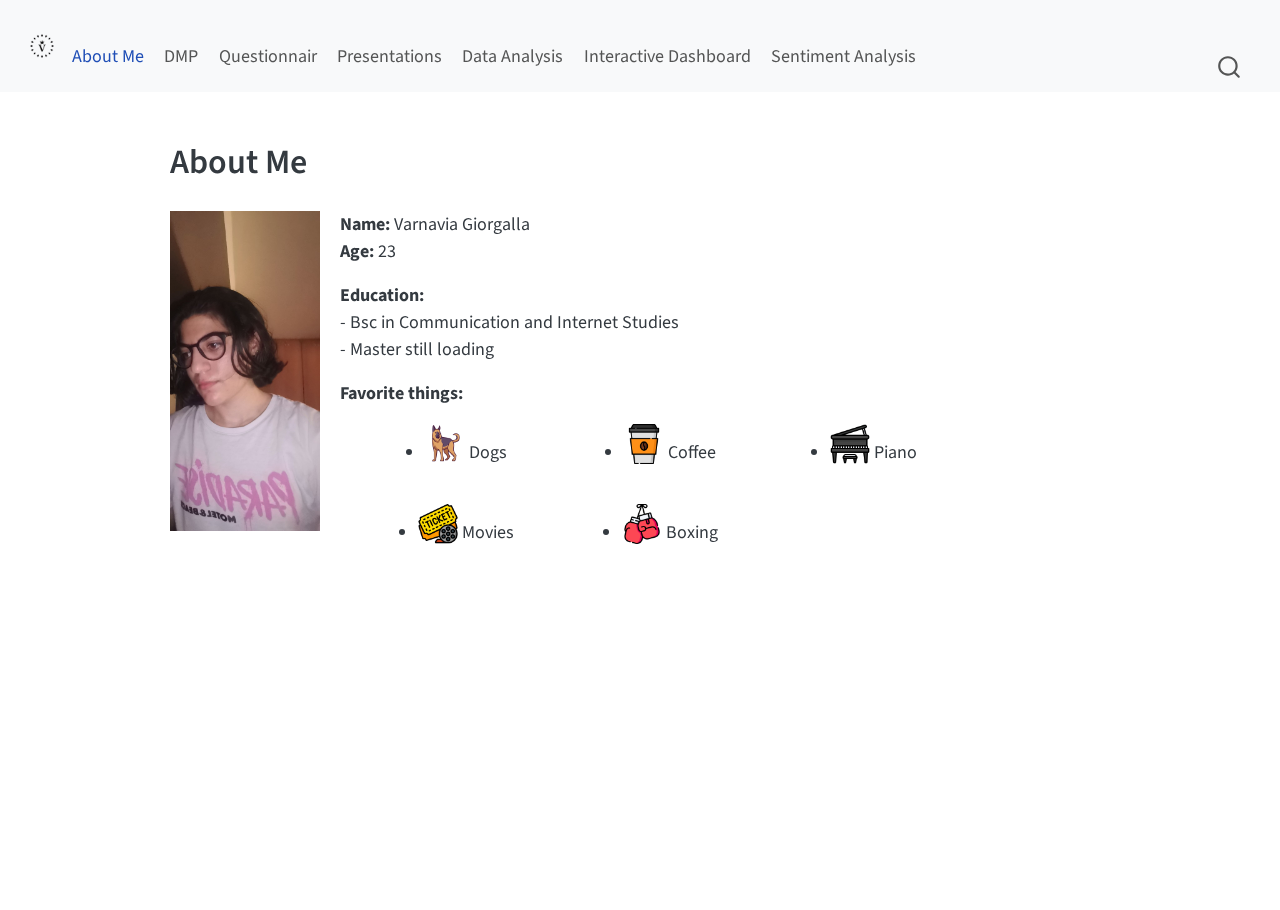
<file: docs/index.html>
<!DOCTYPE html>
<html xmlns="http://www.w3.org/1999/xhtml" lang="en" xml:lang="en"><head>

<meta charset="utf-8">
<meta name="generator" content="quarto-1.6.40">

<meta name="viewport" content="width=device-width, initial-scale=1.0, user-scalable=yes">


<title>About Me</title>
<style>
code{white-space: pre-wrap;}
span.smallcaps{font-variant: small-caps;}
div.columns{display: flex; gap: min(4vw, 1.5em);}
div.column{flex: auto; overflow-x: auto;}
div.hanging-indent{margin-left: 1.5em; text-indent: -1.5em;}
ul.task-list{list-style: none;}
ul.task-list li input[type="checkbox"] {
  width: 0.8em;
  margin: 0 0.8em 0.2em -1em; /* quarto-specific, see https://github.com/quarto-dev/quarto-cli/issues/4556 */ 
  vertical-align: middle;
}
</style>


<script src="site_libs/quarto-nav/quarto-nav.js"></script>
<script src="site_libs/quarto-nav/headroom.min.js"></script>
<script src="site_libs/clipboard/clipboard.min.js"></script>
<script src="site_libs/quarto-search/autocomplete.umd.js"></script>
<script src="site_libs/quarto-search/fuse.min.js"></script>
<script src="site_libs/quarto-search/quarto-search.js"></script>
<meta name="quarto:offset" content="./">
<script src="site_libs/quarto-html/quarto.js"></script>
<script src="site_libs/quarto-html/popper.min.js"></script>
<script src="site_libs/quarto-html/tippy.umd.min.js"></script>
<script src="site_libs/quarto-html/anchor.min.js"></script>
<link href="site_libs/quarto-html/tippy.css" rel="stylesheet">
<link href="site_libs/quarto-html/quarto-syntax-highlighting-549806ee2085284f45b00abea8c6df48.css" rel="stylesheet" id="quarto-text-highlighting-styles">
<script src="site_libs/bootstrap/bootstrap.min.js"></script>
<link href="site_libs/bootstrap/bootstrap-icons.css" rel="stylesheet">
<link href="site_libs/bootstrap/bootstrap-a263e05d4b056e890162460baa634a0f.min.css" rel="stylesheet" append-hash="true" id="quarto-bootstrap" data-mode="light">
<script id="quarto-search-options" type="application/json">{
  "location": "navbar",
  "copy-button": false,
  "collapse-after": 3,
  "panel-placement": "end",
  "type": "overlay",
  "limit": 50,
  "keyboard-shortcut": [
    "f",
    "/",
    "s"
  ],
  "show-item-context": false,
  "language": {
    "search-no-results-text": "No results",
    "search-matching-documents-text": "matching documents",
    "search-copy-link-title": "Copy link to search",
    "search-hide-matches-text": "Hide additional matches",
    "search-more-match-text": "more match in this document",
    "search-more-matches-text": "more matches in this document",
    "search-clear-button-title": "Clear",
    "search-text-placeholder": "",
    "search-detached-cancel-button-title": "Cancel",
    "search-submit-button-title": "Submit",
    "search-label": "Search"
  }
}</script>


<link rel="stylesheet" href="styles.css">
</head>

<body class="nav-fixed">

<div id="quarto-search-results"></div>
  <header id="quarto-header" class="headroom fixed-top">
    <nav class="navbar navbar-expand-lg " data-bs-theme="dark">
      <div class="navbar-container container-fluid">
      <div class="navbar-brand-container mx-auto">
    <a href="./index.html" class="navbar-brand navbar-brand-logo">
    <img src="./images/logo.png" alt="" class="navbar-logo">
    </a>
  </div>
            <div id="quarto-search" class="" title="Search"></div>
          <button class="navbar-toggler" type="button" data-bs-toggle="collapse" data-bs-target="#navbarCollapse" aria-controls="navbarCollapse" role="menu" aria-expanded="false" aria-label="Toggle navigation" onclick="if (window.quartoToggleHeadroom) { window.quartoToggleHeadroom(); }">
  <span class="navbar-toggler-icon"></span>
</button>
          <div class="collapse navbar-collapse" id="navbarCollapse">
            <ul class="navbar-nav navbar-nav-scroll me-auto">
  <li class="nav-item">
    <a class="nav-link active" href="./index.html" aria-current="page"> 
<span class="menu-text">About Me</span></a>
  </li>  
  <li class="nav-item">
    <a class="nav-link" href="./tab-one/tab-one-index.html"> 
<span class="menu-text">DMP</span></a>
  </li>  
  <li class="nav-item">
    <a class="nav-link" href="./tab-iframe/iframe-index.html"> 
<span class="menu-text">Questionnair</span></a>
  </li>  
  <li class="nav-item">
    <a class="nav-link" href="./tab-presentation/presentation-index.html"> 
<span class="menu-text">Presentations</span></a>
  </li>  
  <li class="nav-item">
    <a class="nav-link" href="./tab-SurveyDataAnalysis/DataAnalysis-index.html"> 
<span class="menu-text">Data Analysis</span></a>
  </li>  
  <li class="nav-item">
    <a class="nav-link" href="./tab-dashboard/interactive-index.html"> 
<span class="menu-text">Interactive Dashboard</span></a>
  </li>  
  <li class="nav-item">
    <a class="nav-link" href="./tab-sentiment/analysis-index.html"> 
<span class="menu-text">Sentiment Analysis</span></a>
  </li>  
</ul>
          </div> <!-- /navcollapse -->
            <div class="quarto-navbar-tools">
</div>
      </div> <!-- /container-fluid -->
    </nav>
</header>
<!-- content -->
<div id="quarto-content" class="quarto-container page-columns page-rows-contents page-layout-article page-navbar">
<!-- sidebar -->
<!-- margin-sidebar -->
    <div id="quarto-margin-sidebar" class="sidebar margin-sidebar zindex-bottom">
        
    </div>
<!-- main -->
<main class="content" id="quarto-document-content">

<header id="title-block-header" class="quarto-title-block default">
<div class="quarto-title">
<h1 class="title">About Me</h1>
</div>



<div class="quarto-title-meta">

    
  
    
  </div>
  


</header>


<p><img src="images/profile.jpg" class="img-fluid" style="float: left; margin-right: 20px;" width="150"></p>
<p><strong>Name:</strong> Varnavia Giorgalla<br>
<strong>Age:</strong> 23</p>
<p><strong>Education:</strong><br>
- Bsc in Communication and Internet Studies<br>
- Master still loading</p>
<p><strong>Favorite things:</strong></p>
<ul class="favorite-things">
<li>
<img src="images/wolf.png" class="img-fluid" width="40"> Dogs
</li>
<li>
<img src="images/coffee.png" class="img-fluid" width="40"> Coffee
</li>
<li>
<img src="images/piano.png" class="img-fluid" width="40"> Piano
</li>
<li>
<img src="images/movies.png" class="img-fluid" width="40"> Movies
</li>
<li>
<img src="images/boxing.png" class="img-fluid" width="40"> Boxing
</li>
</ul>



</main> <!-- /main -->
<script id="quarto-html-after-body" type="application/javascript">
window.document.addEventListener("DOMContentLoaded", function (event) {
  const toggleBodyColorMode = (bsSheetEl) => {
    const mode = bsSheetEl.getAttribute("data-mode");
    const bodyEl = window.document.querySelector("body");
    if (mode === "dark") {
      bodyEl.classList.add("quarto-dark");
      bodyEl.classList.remove("quarto-light");
    } else {
      bodyEl.classList.add("quarto-light");
      bodyEl.classList.remove("quarto-dark");
    }
  }
  const toggleBodyColorPrimary = () => {
    const bsSheetEl = window.document.querySelector("link#quarto-bootstrap");
    if (bsSheetEl) {
      toggleBodyColorMode(bsSheetEl);
    }
  }
  toggleBodyColorPrimary();  
  const icon = "";
  const anchorJS = new window.AnchorJS();
  anchorJS.options = {
    placement: 'right',
    icon: icon
  };
  anchorJS.add('.anchored');
  const isCodeAnnotation = (el) => {
    for (const clz of el.classList) {
      if (clz.startsWith('code-annotation-')) {                     
        return true;
      }
    }
    return false;
  }
  const onCopySuccess = function(e) {
    // button target
    const button = e.trigger;
    // don't keep focus
    button.blur();
    // flash "checked"
    button.classList.add('code-copy-button-checked');
    var currentTitle = button.getAttribute("title");
    button.setAttribute("title", "Copied!");
    let tooltip;
    if (window.bootstrap) {
      button.setAttribute("data-bs-toggle", "tooltip");
      button.setAttribute("data-bs-placement", "left");
      button.setAttribute("data-bs-title", "Copied!");
      tooltip = new bootstrap.Tooltip(button, 
        { trigger: "manual", 
          customClass: "code-copy-button-tooltip",
          offset: [0, -8]});
      tooltip.show();    
    }
    setTimeout(function() {
      if (tooltip) {
        tooltip.hide();
        button.removeAttribute("data-bs-title");
        button.removeAttribute("data-bs-toggle");
        button.removeAttribute("data-bs-placement");
      }
      button.setAttribute("title", currentTitle);
      button.classList.remove('code-copy-button-checked');
    }, 1000);
    // clear code selection
    e.clearSelection();
  }
  const getTextToCopy = function(trigger) {
      const codeEl = trigger.previousElementSibling.cloneNode(true);
      for (const childEl of codeEl.children) {
        if (isCodeAnnotation(childEl)) {
          childEl.remove();
        }
      }
      return codeEl.innerText;
  }
  const clipboard = new window.ClipboardJS('.code-copy-button:not([data-in-quarto-modal])', {
    text: getTextToCopy
  });
  clipboard.on('success', onCopySuccess);
  if (window.document.getElementById('quarto-embedded-source-code-modal')) {
    const clipboardModal = new window.ClipboardJS('.code-copy-button[data-in-quarto-modal]', {
      text: getTextToCopy,
      container: window.document.getElementById('quarto-embedded-source-code-modal')
    });
    clipboardModal.on('success', onCopySuccess);
  }
    var localhostRegex = new RegExp(/^(?:http|https):\/\/localhost\:?[0-9]*\//);
    var mailtoRegex = new RegExp(/^mailto:/);
      var filterRegex = new RegExp('/' + window.location.host + '/');
    var isInternal = (href) => {
        return filterRegex.test(href) || localhostRegex.test(href) || mailtoRegex.test(href);
    }
    // Inspect non-navigation links and adorn them if external
 	var links = window.document.querySelectorAll('a[href]:not(.nav-link):not(.navbar-brand):not(.toc-action):not(.sidebar-link):not(.sidebar-item-toggle):not(.pagination-link):not(.no-external):not([aria-hidden]):not(.dropdown-item):not(.quarto-navigation-tool):not(.about-link)');
    for (var i=0; i<links.length; i++) {
      const link = links[i];
      if (!isInternal(link.href)) {
        // undo the damage that might have been done by quarto-nav.js in the case of
        // links that we want to consider external
        if (link.dataset.originalHref !== undefined) {
          link.href = link.dataset.originalHref;
        }
      }
    }
  function tippyHover(el, contentFn, onTriggerFn, onUntriggerFn) {
    const config = {
      allowHTML: true,
      maxWidth: 500,
      delay: 100,
      arrow: false,
      appendTo: function(el) {
          return el.parentElement;
      },
      interactive: true,
      interactiveBorder: 10,
      theme: 'quarto',
      placement: 'bottom-start',
    };
    if (contentFn) {
      config.content = contentFn;
    }
    if (onTriggerFn) {
      config.onTrigger = onTriggerFn;
    }
    if (onUntriggerFn) {
      config.onUntrigger = onUntriggerFn;
    }
    window.tippy(el, config); 
  }
  const noterefs = window.document.querySelectorAll('a[role="doc-noteref"]');
  for (var i=0; i<noterefs.length; i++) {
    const ref = noterefs[i];
    tippyHover(ref, function() {
      // use id or data attribute instead here
      let href = ref.getAttribute('data-footnote-href') || ref.getAttribute('href');
      try { href = new URL(href).hash; } catch {}
      const id = href.replace(/^#\/?/, "");
      const note = window.document.getElementById(id);
      if (note) {
        return note.innerHTML;
      } else {
        return "";
      }
    });
  }
  const xrefs = window.document.querySelectorAll('a.quarto-xref');
  const processXRef = (id, note) => {
    // Strip column container classes
    const stripColumnClz = (el) => {
      el.classList.remove("page-full", "page-columns");
      if (el.children) {
        for (const child of el.children) {
          stripColumnClz(child);
        }
      }
    }
    stripColumnClz(note)
    if (id === null || id.startsWith('sec-')) {
      // Special case sections, only their first couple elements
      const container = document.createElement("div");
      if (note.children && note.children.length > 2) {
        container.appendChild(note.children[0].cloneNode(true));
        for (let i = 1; i < note.children.length; i++) {
          const child = note.children[i];
          if (child.tagName === "P" && child.innerText === "") {
            continue;
          } else {
            container.appendChild(child.cloneNode(true));
            break;
          }
        }
        if (window.Quarto?.typesetMath) {
          window.Quarto.typesetMath(container);
        }
        return container.innerHTML
      } else {
        if (window.Quarto?.typesetMath) {
          window.Quarto.typesetMath(note);
        }
        return note.innerHTML;
      }
    } else {
      // Remove any anchor links if they are present
      const anchorLink = note.querySelector('a.anchorjs-link');
      if (anchorLink) {
        anchorLink.remove();
      }
      if (window.Quarto?.typesetMath) {
        window.Quarto.typesetMath(note);
      }
      if (note.classList.contains("callout")) {
        return note.outerHTML;
      } else {
        return note.innerHTML;
      }
    }
  }
  for (var i=0; i<xrefs.length; i++) {
    const xref = xrefs[i];
    tippyHover(xref, undefined, function(instance) {
      instance.disable();
      let url = xref.getAttribute('href');
      let hash = undefined; 
      if (url.startsWith('#')) {
        hash = url;
      } else {
        try { hash = new URL(url).hash; } catch {}
      }
      if (hash) {
        const id = hash.replace(/^#\/?/, "");
        const note = window.document.getElementById(id);
        if (note !== null) {
          try {
            const html = processXRef(id, note.cloneNode(true));
            instance.setContent(html);
          } finally {
            instance.enable();
            instance.show();
          }
        } else {
          // See if we can fetch this
          fetch(url.split('#')[0])
          .then(res => res.text())
          .then(html => {
            const parser = new DOMParser();
            const htmlDoc = parser.parseFromString(html, "text/html");
            const note = htmlDoc.getElementById(id);
            if (note !== null) {
              const html = processXRef(id, note);
              instance.setContent(html);
            } 
          }).finally(() => {
            instance.enable();
            instance.show();
          });
        }
      } else {
        // See if we can fetch a full url (with no hash to target)
        // This is a special case and we should probably do some content thinning / targeting
        fetch(url)
        .then(res => res.text())
        .then(html => {
          const parser = new DOMParser();
          const htmlDoc = parser.parseFromString(html, "text/html");
          const note = htmlDoc.querySelector('main.content');
          if (note !== null) {
            // This should only happen for chapter cross references
            // (since there is no id in the URL)
            // remove the first header
            if (note.children.length > 0 && note.children[0].tagName === "HEADER") {
              note.children[0].remove();
            }
            const html = processXRef(null, note);
            instance.setContent(html);
          } 
        }).finally(() => {
          instance.enable();
          instance.show();
        });
      }
    }, function(instance) {
    });
  }
      let selectedAnnoteEl;
      const selectorForAnnotation = ( cell, annotation) => {
        let cellAttr = 'data-code-cell="' + cell + '"';
        let lineAttr = 'data-code-annotation="' +  annotation + '"';
        const selector = 'span[' + cellAttr + '][' + lineAttr + ']';
        return selector;
      }
      const selectCodeLines = (annoteEl) => {
        const doc = window.document;
        const targetCell = annoteEl.getAttribute("data-target-cell");
        const targetAnnotation = annoteEl.getAttribute("data-target-annotation");
        const annoteSpan = window.document.querySelector(selectorForAnnotation(targetCell, targetAnnotation));
        const lines = annoteSpan.getAttribute("data-code-lines").split(",");
        const lineIds = lines.map((line) => {
          return targetCell + "-" + line;
        })
        let top = null;
        let height = null;
        let parent = null;
        if (lineIds.length > 0) {
            //compute the position of the single el (top and bottom and make a div)
            const el = window.document.getElementById(lineIds[0]);
            top = el.offsetTop;
            height = el.offsetHeight;
            parent = el.parentElement.parentElement;
          if (lineIds.length > 1) {
            const lastEl = window.document.getElementById(lineIds[lineIds.length - 1]);
            const bottom = lastEl.offsetTop + lastEl.offsetHeight;
            height = bottom - top;
          }
          if (top !== null && height !== null && parent !== null) {
            // cook up a div (if necessary) and position it 
            let div = window.document.getElementById("code-annotation-line-highlight");
            if (div === null) {
              div = window.document.createElement("div");
              div.setAttribute("id", "code-annotation-line-highlight");
              div.style.position = 'absolute';
              parent.appendChild(div);
            }
            div.style.top = top - 2 + "px";
            div.style.height = height + 4 + "px";
            div.style.left = 0;
            let gutterDiv = window.document.getElementById("code-annotation-line-highlight-gutter");
            if (gutterDiv === null) {
              gutterDiv = window.document.createElement("div");
              gutterDiv.setAttribute("id", "code-annotation-line-highlight-gutter");
              gutterDiv.style.position = 'absolute';
              const codeCell = window.document.getElementById(targetCell);
              const gutter = codeCell.querySelector('.code-annotation-gutter');
              gutter.appendChild(gutterDiv);
            }
            gutterDiv.style.top = top - 2 + "px";
            gutterDiv.style.height = height + 4 + "px";
          }
          selectedAnnoteEl = annoteEl;
        }
      };
      const unselectCodeLines = () => {
        const elementsIds = ["code-annotation-line-highlight", "code-annotation-line-highlight-gutter"];
        elementsIds.forEach((elId) => {
          const div = window.document.getElementById(elId);
          if (div) {
            div.remove();
          }
        });
        selectedAnnoteEl = undefined;
      };
        // Handle positioning of the toggle
    window.addEventListener(
      "resize",
      throttle(() => {
        elRect = undefined;
        if (selectedAnnoteEl) {
          selectCodeLines(selectedAnnoteEl);
        }
      }, 10)
    );
    function throttle(fn, ms) {
    let throttle = false;
    let timer;
      return (...args) => {
        if(!throttle) { // first call gets through
            fn.apply(this, args);
            throttle = true;
        } else { // all the others get throttled
            if(timer) clearTimeout(timer); // cancel #2
            timer = setTimeout(() => {
              fn.apply(this, args);
              timer = throttle = false;
            }, ms);
        }
      };
    }
      // Attach click handler to the DT
      const annoteDls = window.document.querySelectorAll('dt[data-target-cell]');
      for (const annoteDlNode of annoteDls) {
        annoteDlNode.addEventListener('click', (event) => {
          const clickedEl = event.target;
          if (clickedEl !== selectedAnnoteEl) {
            unselectCodeLines();
            const activeEl = window.document.querySelector('dt[data-target-cell].code-annotation-active');
            if (activeEl) {
              activeEl.classList.remove('code-annotation-active');
            }
            selectCodeLines(clickedEl);
            clickedEl.classList.add('code-annotation-active');
          } else {
            // Unselect the line
            unselectCodeLines();
            clickedEl.classList.remove('code-annotation-active');
          }
        });
      }
  const findCites = (el) => {
    const parentEl = el.parentElement;
    if (parentEl) {
      const cites = parentEl.dataset.cites;
      if (cites) {
        return {
          el,
          cites: cites.split(' ')
        };
      } else {
        return findCites(el.parentElement)
      }
    } else {
      return undefined;
    }
  };
  var bibliorefs = window.document.querySelectorAll('a[role="doc-biblioref"]');
  for (var i=0; i<bibliorefs.length; i++) {
    const ref = bibliorefs[i];
    const citeInfo = findCites(ref);
    if (citeInfo) {
      tippyHover(citeInfo.el, function() {
        var popup = window.document.createElement('div');
        citeInfo.cites.forEach(function(cite) {
          var citeDiv = window.document.createElement('div');
          citeDiv.classList.add('hanging-indent');
          citeDiv.classList.add('csl-entry');
          var biblioDiv = window.document.getElementById('ref-' + cite);
          if (biblioDiv) {
            citeDiv.innerHTML = biblioDiv.innerHTML;
          }
          popup.appendChild(citeDiv);
        });
        return popup.innerHTML;
      });
    }
  }
});
</script>
</div> <!-- /content -->




</body></html>
</file>
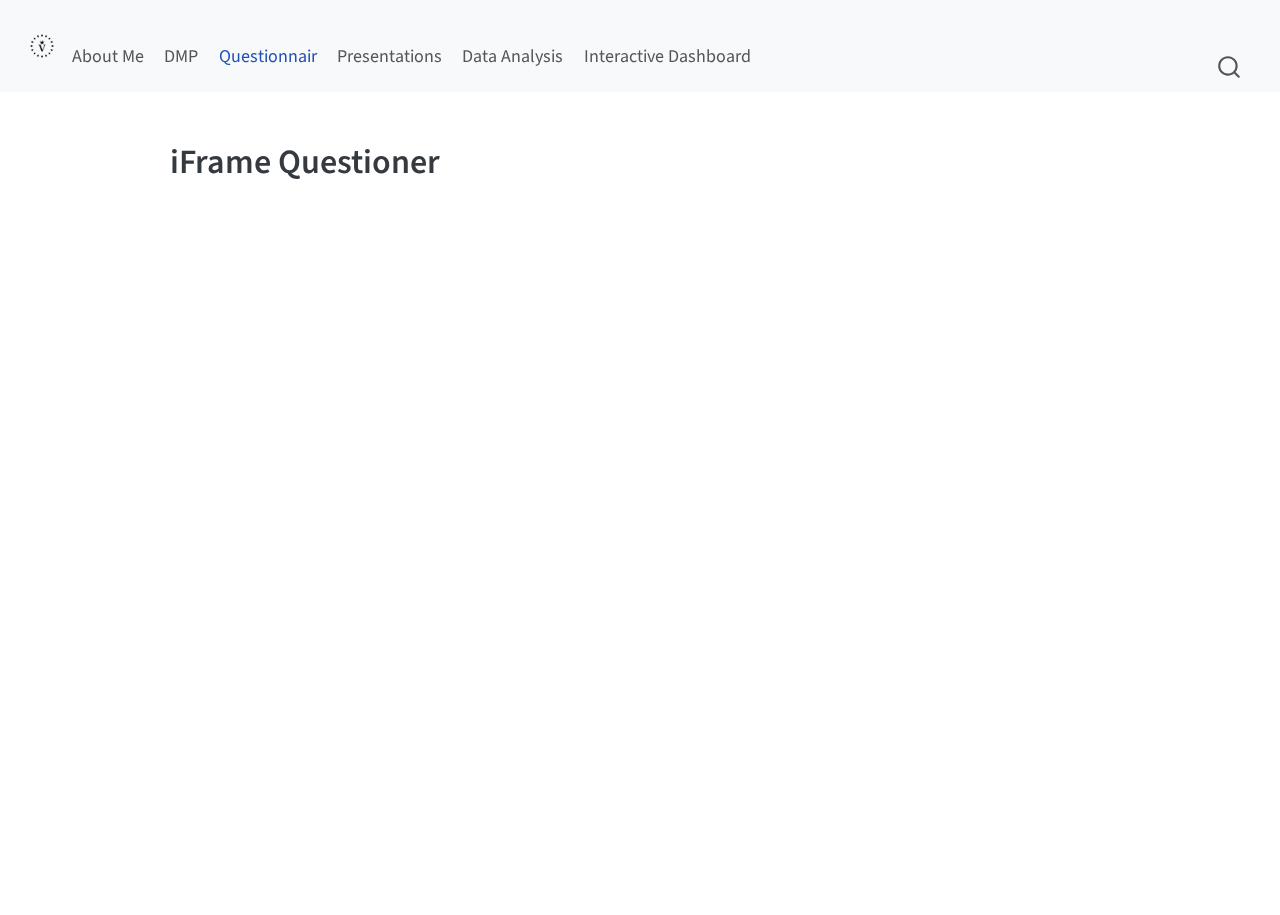
<file: docs/tab-iframe/iframe-index.html>
<!DOCTYPE html>
<html xmlns="http://www.w3.org/1999/xhtml" lang="en" xml:lang="en"><head>

<meta charset="utf-8">
<meta name="generator" content="quarto-1.6.40">

<meta name="viewport" content="width=device-width, initial-scale=1.0, user-scalable=yes">


<title>iFrame Questioner</title>
<style>
code{white-space: pre-wrap;}
span.smallcaps{font-variant: small-caps;}
div.columns{display: flex; gap: min(4vw, 1.5em);}
div.column{flex: auto; overflow-x: auto;}
div.hanging-indent{margin-left: 1.5em; text-indent: -1.5em;}
ul.task-list{list-style: none;}
ul.task-list li input[type="checkbox"] {
  width: 0.8em;
  margin: 0 0.8em 0.2em -1em; /* quarto-specific, see https://github.com/quarto-dev/quarto-cli/issues/4556 */ 
  vertical-align: middle;
}
</style>


<script src="../site_libs/quarto-nav/quarto-nav.js"></script>
<script src="../site_libs/quarto-nav/headroom.min.js"></script>
<script src="../site_libs/clipboard/clipboard.min.js"></script>
<script src="../site_libs/quarto-search/autocomplete.umd.js"></script>
<script src="../site_libs/quarto-search/fuse.min.js"></script>
<script src="../site_libs/quarto-search/quarto-search.js"></script>
<meta name="quarto:offset" content="../">
<script src="../site_libs/quarto-html/quarto.js"></script>
<script src="../site_libs/quarto-html/popper.min.js"></script>
<script src="../site_libs/quarto-html/tippy.umd.min.js"></script>
<script src="../site_libs/quarto-html/anchor.min.js"></script>
<link href="../site_libs/quarto-html/tippy.css" rel="stylesheet">
<link href="../site_libs/quarto-html/quarto-syntax-highlighting-549806ee2085284f45b00abea8c6df48.css" rel="stylesheet" id="quarto-text-highlighting-styles">
<script src="../site_libs/bootstrap/bootstrap.min.js"></script>
<link href="../site_libs/bootstrap/bootstrap-icons.css" rel="stylesheet">
<link href="../site_libs/bootstrap/bootstrap-a263e05d4b056e890162460baa634a0f.min.css" rel="stylesheet" append-hash="true" id="quarto-bootstrap" data-mode="light">
<script id="quarto-search-options" type="application/json">{
  "location": "navbar",
  "copy-button": false,
  "collapse-after": 3,
  "panel-placement": "end",
  "type": "overlay",
  "limit": 50,
  "keyboard-shortcut": [
    "f",
    "/",
    "s"
  ],
  "show-item-context": false,
  "language": {
    "search-no-results-text": "No results",
    "search-matching-documents-text": "matching documents",
    "search-copy-link-title": "Copy link to search",
    "search-hide-matches-text": "Hide additional matches",
    "search-more-match-text": "more match in this document",
    "search-more-matches-text": "more matches in this document",
    "search-clear-button-title": "Clear",
    "search-text-placeholder": "",
    "search-detached-cancel-button-title": "Cancel",
    "search-submit-button-title": "Submit",
    "search-label": "Search"
  }
}</script>


<link rel="stylesheet" href="../styles.css">
</head>

<body class="nav-fixed">

<div id="quarto-search-results"></div>
  <header id="quarto-header" class="headroom fixed-top">
    <nav class="navbar navbar-expand-lg " data-bs-theme="dark">
      <div class="navbar-container container-fluid">
      <div class="navbar-brand-container mx-auto">
    <a href="../index.html" class="navbar-brand navbar-brand-logo">
    <img src="../images/logo.png" alt="" class="navbar-logo">
    </a>
  </div>
            <div id="quarto-search" class="" title="Search"></div>
          <button class="navbar-toggler" type="button" data-bs-toggle="collapse" data-bs-target="#navbarCollapse" aria-controls="navbarCollapse" role="menu" aria-expanded="false" aria-label="Toggle navigation" onclick="if (window.quartoToggleHeadroom) { window.quartoToggleHeadroom(); }">
  <span class="navbar-toggler-icon"></span>
</button>
          <div class="collapse navbar-collapse" id="navbarCollapse">
            <ul class="navbar-nav navbar-nav-scroll me-auto">
  <li class="nav-item">
    <a class="nav-link" href="../index.html"> 
<span class="menu-text">About Me</span></a>
  </li>  
  <li class="nav-item">
    <a class="nav-link" href="../tab-one/tab-one-index.html"> 
<span class="menu-text">DMP</span></a>
  </li>  
  <li class="nav-item">
    <a class="nav-link active" href="../tab-iframe/iframe-index.html" aria-current="page"> 
<span class="menu-text">Questionnair</span></a>
  </li>  
  <li class="nav-item">
    <a class="nav-link" href="../tab-presentation/presentation-index.html"> 
<span class="menu-text">Presentations</span></a>
  </li>  
  <li class="nav-item">
    <a class="nav-link" href="../tab-SurveyDataAnalysis/DataAnalysis-index.html"> 
<span class="menu-text">Data Analysis</span></a>
  </li>  
  <li class="nav-item">
    <a class="nav-link" href="../tab-dashboard/interactive-index.html"> 
<span class="menu-text">Interactive Dashboard</span></a>
  </li>  
</ul>
          </div> <!-- /navcollapse -->
            <div class="quarto-navbar-tools">
</div>
      </div> <!-- /container-fluid -->
    </nav>
</header>
<!-- content -->
<div id="quarto-content" class="quarto-container page-columns page-rows-contents page-layout-article page-navbar">
<!-- sidebar -->
<!-- margin-sidebar -->
    <div id="quarto-margin-sidebar" class="sidebar margin-sidebar zindex-bottom">
        
    </div>
<!-- main -->
<main class="content" id="quarto-document-content">

<header id="title-block-header" class="quarto-title-block default">
<div class="quarto-title">
<h1 class="title">iFrame Questioner</h1>
</div>



<div class="quarto-title-meta">

    
  
    
  </div>
  


</header>


<iframe src="https://docs.google.com/forms/d/e/1FAIpQLSegq6Xg8pmvQ4F4S85x-dX9nXAVH1qpbnRfPgNppFv5wEolXg/viewform?usp=sharing" width="800" height="600">
</iframe>



</main> <!-- /main -->
<script id="quarto-html-after-body" type="application/javascript">
window.document.addEventListener("DOMContentLoaded", function (event) {
  const toggleBodyColorMode = (bsSheetEl) => {
    const mode = bsSheetEl.getAttribute("data-mode");
    const bodyEl = window.document.querySelector("body");
    if (mode === "dark") {
      bodyEl.classList.add("quarto-dark");
      bodyEl.classList.remove("quarto-light");
    } else {
      bodyEl.classList.add("quarto-light");
      bodyEl.classList.remove("quarto-dark");
    }
  }
  const toggleBodyColorPrimary = () => {
    const bsSheetEl = window.document.querySelector("link#quarto-bootstrap");
    if (bsSheetEl) {
      toggleBodyColorMode(bsSheetEl);
    }
  }
  toggleBodyColorPrimary();  
  const icon = "";
  const anchorJS = new window.AnchorJS();
  anchorJS.options = {
    placement: 'right',
    icon: icon
  };
  anchorJS.add('.anchored');
  const isCodeAnnotation = (el) => {
    for (const clz of el.classList) {
      if (clz.startsWith('code-annotation-')) {                     
        return true;
      }
    }
    return false;
  }
  const onCopySuccess = function(e) {
    // button target
    const button = e.trigger;
    // don't keep focus
    button.blur();
    // flash "checked"
    button.classList.add('code-copy-button-checked');
    var currentTitle = button.getAttribute("title");
    button.setAttribute("title", "Copied!");
    let tooltip;
    if (window.bootstrap) {
      button.setAttribute("data-bs-toggle", "tooltip");
      button.setAttribute("data-bs-placement", "left");
      button.setAttribute("data-bs-title", "Copied!");
      tooltip = new bootstrap.Tooltip(button, 
        { trigger: "manual", 
          customClass: "code-copy-button-tooltip",
          offset: [0, -8]});
      tooltip.show();    
    }
    setTimeout(function() {
      if (tooltip) {
        tooltip.hide();
        button.removeAttribute("data-bs-title");
        button.removeAttribute("data-bs-toggle");
        button.removeAttribute("data-bs-placement");
      }
      button.setAttribute("title", currentTitle);
      button.classList.remove('code-copy-button-checked');
    }, 1000);
    // clear code selection
    e.clearSelection();
  }
  const getTextToCopy = function(trigger) {
      const codeEl = trigger.previousElementSibling.cloneNode(true);
      for (const childEl of codeEl.children) {
        if (isCodeAnnotation(childEl)) {
          childEl.remove();
        }
      }
      return codeEl.innerText;
  }
  const clipboard = new window.ClipboardJS('.code-copy-button:not([data-in-quarto-modal])', {
    text: getTextToCopy
  });
  clipboard.on('success', onCopySuccess);
  if (window.document.getElementById('quarto-embedded-source-code-modal')) {
    const clipboardModal = new window.ClipboardJS('.code-copy-button[data-in-quarto-modal]', {
      text: getTextToCopy,
      container: window.document.getElementById('quarto-embedded-source-code-modal')
    });
    clipboardModal.on('success', onCopySuccess);
  }
    var localhostRegex = new RegExp(/^(?:http|https):\/\/localhost\:?[0-9]*\//);
    var mailtoRegex = new RegExp(/^mailto:/);
      var filterRegex = new RegExp('/' + window.location.host + '/');
    var isInternal = (href) => {
        return filterRegex.test(href) || localhostRegex.test(href) || mailtoRegex.test(href);
    }
    // Inspect non-navigation links and adorn them if external
 	var links = window.document.querySelectorAll('a[href]:not(.nav-link):not(.navbar-brand):not(.toc-action):not(.sidebar-link):not(.sidebar-item-toggle):not(.pagination-link):not(.no-external):not([aria-hidden]):not(.dropdown-item):not(.quarto-navigation-tool):not(.about-link)');
    for (var i=0; i<links.length; i++) {
      const link = links[i];
      if (!isInternal(link.href)) {
        // undo the damage that might have been done by quarto-nav.js in the case of
        // links that we want to consider external
        if (link.dataset.originalHref !== undefined) {
          link.href = link.dataset.originalHref;
        }
      }
    }
  function tippyHover(el, contentFn, onTriggerFn, onUntriggerFn) {
    const config = {
      allowHTML: true,
      maxWidth: 500,
      delay: 100,
      arrow: false,
      appendTo: function(el) {
          return el.parentElement;
      },
      interactive: true,
      interactiveBorder: 10,
      theme: 'quarto',
      placement: 'bottom-start',
    };
    if (contentFn) {
      config.content = contentFn;
    }
    if (onTriggerFn) {
      config.onTrigger = onTriggerFn;
    }
    if (onUntriggerFn) {
      config.onUntrigger = onUntriggerFn;
    }
    window.tippy(el, config); 
  }
  const noterefs = window.document.querySelectorAll('a[role="doc-noteref"]');
  for (var i=0; i<noterefs.length; i++) {
    const ref = noterefs[i];
    tippyHover(ref, function() {
      // use id or data attribute instead here
      let href = ref.getAttribute('data-footnote-href') || ref.getAttribute('href');
      try { href = new URL(href).hash; } catch {}
      const id = href.replace(/^#\/?/, "");
      const note = window.document.getElementById(id);
      if (note) {
        return note.innerHTML;
      } else {
        return "";
      }
    });
  }
  const xrefs = window.document.querySelectorAll('a.quarto-xref');
  const processXRef = (id, note) => {
    // Strip column container classes
    const stripColumnClz = (el) => {
      el.classList.remove("page-full", "page-columns");
      if (el.children) {
        for (const child of el.children) {
          stripColumnClz(child);
        }
      }
    }
    stripColumnClz(note)
    if (id === null || id.startsWith('sec-')) {
      // Special case sections, only their first couple elements
      const container = document.createElement("div");
      if (note.children && note.children.length > 2) {
        container.appendChild(note.children[0].cloneNode(true));
        for (let i = 1; i < note.children.length; i++) {
          const child = note.children[i];
          if (child.tagName === "P" && child.innerText === "") {
            continue;
          } else {
            container.appendChild(child.cloneNode(true));
            break;
          }
        }
        if (window.Quarto?.typesetMath) {
          window.Quarto.typesetMath(container);
        }
        return container.innerHTML
      } else {
        if (window.Quarto?.typesetMath) {
          window.Quarto.typesetMath(note);
        }
        return note.innerHTML;
      }
    } else {
      // Remove any anchor links if they are present
      const anchorLink = note.querySelector('a.anchorjs-link');
      if (anchorLink) {
        anchorLink.remove();
      }
      if (window.Quarto?.typesetMath) {
        window.Quarto.typesetMath(note);
      }
      if (note.classList.contains("callout")) {
        return note.outerHTML;
      } else {
        return note.innerHTML;
      }
    }
  }
  for (var i=0; i<xrefs.length; i++) {
    const xref = xrefs[i];
    tippyHover(xref, undefined, function(instance) {
      instance.disable();
      let url = xref.getAttribute('href');
      let hash = undefined; 
      if (url.startsWith('#')) {
        hash = url;
      } else {
        try { hash = new URL(url).hash; } catch {}
      }
      if (hash) {
        const id = hash.replace(/^#\/?/, "");
        const note = window.document.getElementById(id);
        if (note !== null) {
          try {
            const html = processXRef(id, note.cloneNode(true));
            instance.setContent(html);
          } finally {
            instance.enable();
            instance.show();
          }
        } else {
          // See if we can fetch this
          fetch(url.split('#')[0])
          .then(res => res.text())
          .then(html => {
            const parser = new DOMParser();
            const htmlDoc = parser.parseFromString(html, "text/html");
            const note = htmlDoc.getElementById(id);
            if (note !== null) {
              const html = processXRef(id, note);
              instance.setContent(html);
            } 
          }).finally(() => {
            instance.enable();
            instance.show();
          });
        }
      } else {
        // See if we can fetch a full url (with no hash to target)
        // This is a special case and we should probably do some content thinning / targeting
        fetch(url)
        .then(res => res.text())
        .then(html => {
          const parser = new DOMParser();
          const htmlDoc = parser.parseFromString(html, "text/html");
          const note = htmlDoc.querySelector('main.content');
          if (note !== null) {
            // This should only happen for chapter cross references
            // (since there is no id in the URL)
            // remove the first header
            if (note.children.length > 0 && note.children[0].tagName === "HEADER") {
              note.children[0].remove();
            }
            const html = processXRef(null, note);
            instance.setContent(html);
          } 
        }).finally(() => {
          instance.enable();
          instance.show();
        });
      }
    }, function(instance) {
    });
  }
      let selectedAnnoteEl;
      const selectorForAnnotation = ( cell, annotation) => {
        let cellAttr = 'data-code-cell="' + cell + '"';
        let lineAttr = 'data-code-annotation="' +  annotation + '"';
        const selector = 'span[' + cellAttr + '][' + lineAttr + ']';
        return selector;
      }
      const selectCodeLines = (annoteEl) => {
        const doc = window.document;
        const targetCell = annoteEl.getAttribute("data-target-cell");
        const targetAnnotation = annoteEl.getAttribute("data-target-annotation");
        const annoteSpan = window.document.querySelector(selectorForAnnotation(targetCell, targetAnnotation));
        const lines = annoteSpan.getAttribute("data-code-lines").split(",");
        const lineIds = lines.map((line) => {
          return targetCell + "-" + line;
        })
        let top = null;
        let height = null;
        let parent = null;
        if (lineIds.length > 0) {
            //compute the position of the single el (top and bottom and make a div)
            const el = window.document.getElementById(lineIds[0]);
            top = el.offsetTop;
            height = el.offsetHeight;
            parent = el.parentElement.parentElement;
          if (lineIds.length > 1) {
            const lastEl = window.document.getElementById(lineIds[lineIds.length - 1]);
            const bottom = lastEl.offsetTop + lastEl.offsetHeight;
            height = bottom - top;
          }
          if (top !== null && height !== null && parent !== null) {
            // cook up a div (if necessary) and position it 
            let div = window.document.getElementById("code-annotation-line-highlight");
            if (div === null) {
              div = window.document.createElement("div");
              div.setAttribute("id", "code-annotation-line-highlight");
              div.style.position = 'absolute';
              parent.appendChild(div);
            }
            div.style.top = top - 2 + "px";
            div.style.height = height + 4 + "px";
            div.style.left = 0;
            let gutterDiv = window.document.getElementById("code-annotation-line-highlight-gutter");
            if (gutterDiv === null) {
              gutterDiv = window.document.createElement("div");
              gutterDiv.setAttribute("id", "code-annotation-line-highlight-gutter");
              gutterDiv.style.position = 'absolute';
              const codeCell = window.document.getElementById(targetCell);
              const gutter = codeCell.querySelector('.code-annotation-gutter');
              gutter.appendChild(gutterDiv);
            }
            gutterDiv.style.top = top - 2 + "px";
            gutterDiv.style.height = height + 4 + "px";
          }
          selectedAnnoteEl = annoteEl;
        }
      };
      const unselectCodeLines = () => {
        const elementsIds = ["code-annotation-line-highlight", "code-annotation-line-highlight-gutter"];
        elementsIds.forEach((elId) => {
          const div = window.document.getElementById(elId);
          if (div) {
            div.remove();
          }
        });
        selectedAnnoteEl = undefined;
      };
        // Handle positioning of the toggle
    window.addEventListener(
      "resize",
      throttle(() => {
        elRect = undefined;
        if (selectedAnnoteEl) {
          selectCodeLines(selectedAnnoteEl);
        }
      }, 10)
    );
    function throttle(fn, ms) {
    let throttle = false;
    let timer;
      return (...args) => {
        if(!throttle) { // first call gets through
            fn.apply(this, args);
            throttle = true;
        } else { // all the others get throttled
            if(timer) clearTimeout(timer); // cancel #2
            timer = setTimeout(() => {
              fn.apply(this, args);
              timer = throttle = false;
            }, ms);
        }
      };
    }
      // Attach click handler to the DT
      const annoteDls = window.document.querySelectorAll('dt[data-target-cell]');
      for (const annoteDlNode of annoteDls) {
        annoteDlNode.addEventListener('click', (event) => {
          const clickedEl = event.target;
          if (clickedEl !== selectedAnnoteEl) {
            unselectCodeLines();
            const activeEl = window.document.querySelector('dt[data-target-cell].code-annotation-active');
            if (activeEl) {
              activeEl.classList.remove('code-annotation-active');
            }
            selectCodeLines(clickedEl);
            clickedEl.classList.add('code-annotation-active');
          } else {
            // Unselect the line
            unselectCodeLines();
            clickedEl.classList.remove('code-annotation-active');
          }
        });
      }
  const findCites = (el) => {
    const parentEl = el.parentElement;
    if (parentEl) {
      const cites = parentEl.dataset.cites;
      if (cites) {
        return {
          el,
          cites: cites.split(' ')
        };
      } else {
        return findCites(el.parentElement)
      }
    } else {
      return undefined;
    }
  };
  var bibliorefs = window.document.querySelectorAll('a[role="doc-biblioref"]');
  for (var i=0; i<bibliorefs.length; i++) {
    const ref = bibliorefs[i];
    const citeInfo = findCites(ref);
    if (citeInfo) {
      tippyHover(citeInfo.el, function() {
        var popup = window.document.createElement('div');
        citeInfo.cites.forEach(function(cite) {
          var citeDiv = window.document.createElement('div');
          citeDiv.classList.add('hanging-indent');
          citeDiv.classList.add('csl-entry');
          var biblioDiv = window.document.getElementById('ref-' + cite);
          if (biblioDiv) {
            citeDiv.innerHTML = biblioDiv.innerHTML;
          }
          popup.appendChild(citeDiv);
        });
        return popup.innerHTML;
      });
    }
  }
});
</script>
</div> <!-- /content -->




</body></html>
</file>
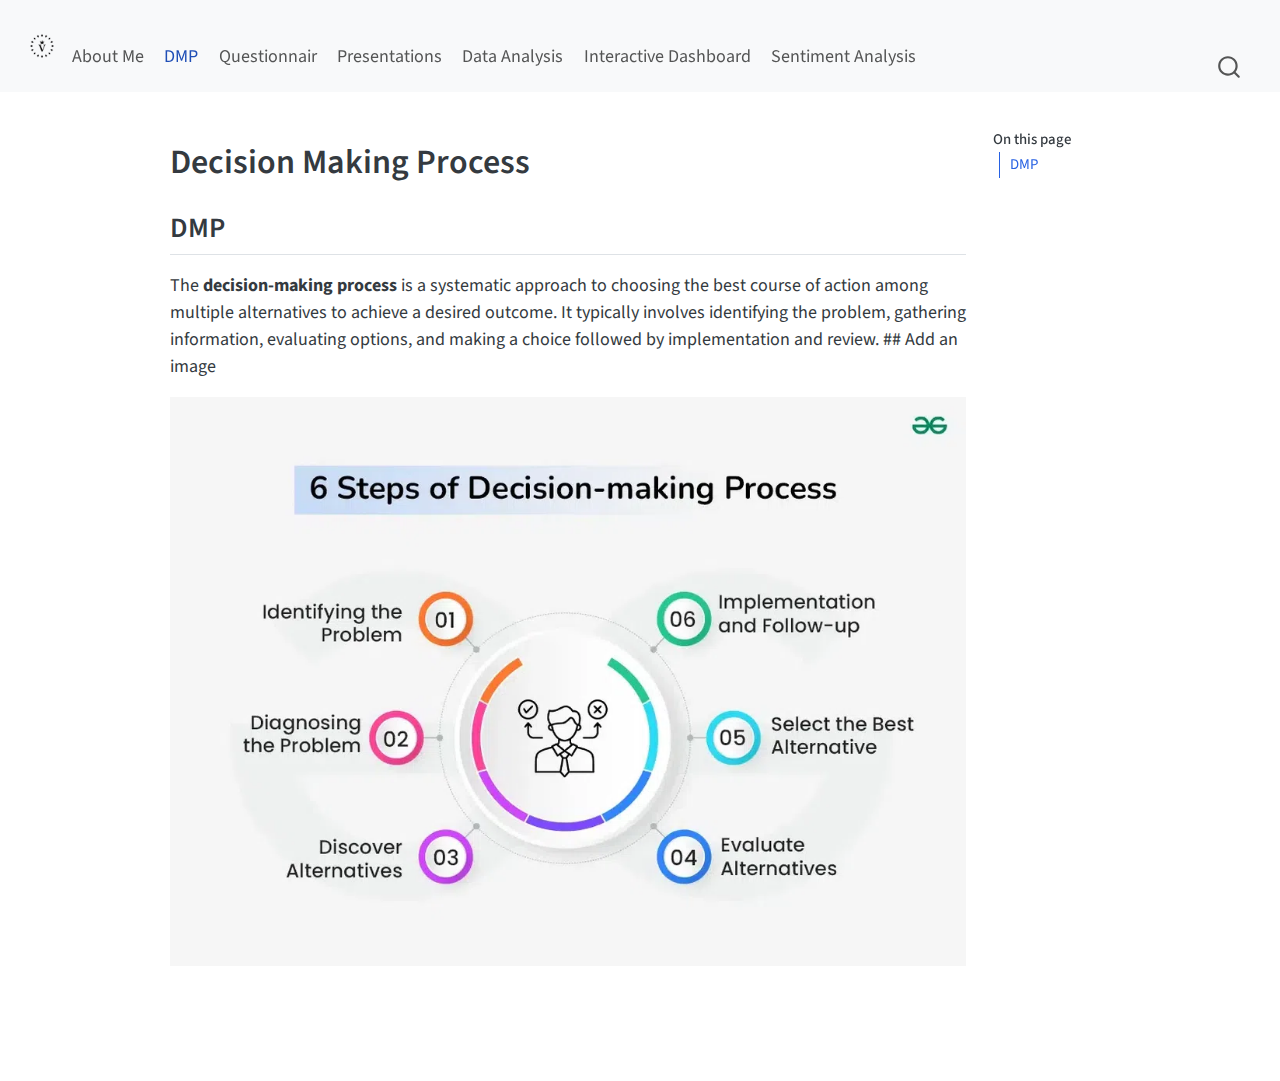
<file: docs/tab-one/tab-one-index.html>
<!DOCTYPE html>
<html xmlns="http://www.w3.org/1999/xhtml" lang="en" xml:lang="en"><head>

<meta charset="utf-8">
<meta name="generator" content="quarto-1.6.40">

<meta name="viewport" content="width=device-width, initial-scale=1.0, user-scalable=yes">


<title>Decision Making Process</title>
<style>
code{white-space: pre-wrap;}
span.smallcaps{font-variant: small-caps;}
div.columns{display: flex; gap: min(4vw, 1.5em);}
div.column{flex: auto; overflow-x: auto;}
div.hanging-indent{margin-left: 1.5em; text-indent: -1.5em;}
ul.task-list{list-style: none;}
ul.task-list li input[type="checkbox"] {
  width: 0.8em;
  margin: 0 0.8em 0.2em -1em; /* quarto-specific, see https://github.com/quarto-dev/quarto-cli/issues/4556 */ 
  vertical-align: middle;
}
</style>


<script src="../site_libs/quarto-nav/quarto-nav.js"></script>
<script src="../site_libs/quarto-nav/headroom.min.js"></script>
<script src="../site_libs/clipboard/clipboard.min.js"></script>
<script src="../site_libs/quarto-search/autocomplete.umd.js"></script>
<script src="../site_libs/quarto-search/fuse.min.js"></script>
<script src="../site_libs/quarto-search/quarto-search.js"></script>
<meta name="quarto:offset" content="../">
<script src="../site_libs/quarto-html/quarto.js"></script>
<script src="../site_libs/quarto-html/popper.min.js"></script>
<script src="../site_libs/quarto-html/tippy.umd.min.js"></script>
<script src="../site_libs/quarto-html/anchor.min.js"></script>
<link href="../site_libs/quarto-html/tippy.css" rel="stylesheet">
<link href="../site_libs/quarto-html/quarto-syntax-highlighting-549806ee2085284f45b00abea8c6df48.css" rel="stylesheet" id="quarto-text-highlighting-styles">
<script src="../site_libs/bootstrap/bootstrap.min.js"></script>
<link href="../site_libs/bootstrap/bootstrap-icons.css" rel="stylesheet">
<link href="../site_libs/bootstrap/bootstrap-a263e05d4b056e890162460baa634a0f.min.css" rel="stylesheet" append-hash="true" id="quarto-bootstrap" data-mode="light">
<script id="quarto-search-options" type="application/json">{
  "location": "navbar",
  "copy-button": false,
  "collapse-after": 3,
  "panel-placement": "end",
  "type": "overlay",
  "limit": 50,
  "keyboard-shortcut": [
    "f",
    "/",
    "s"
  ],
  "show-item-context": false,
  "language": {
    "search-no-results-text": "No results",
    "search-matching-documents-text": "matching documents",
    "search-copy-link-title": "Copy link to search",
    "search-hide-matches-text": "Hide additional matches",
    "search-more-match-text": "more match in this document",
    "search-more-matches-text": "more matches in this document",
    "search-clear-button-title": "Clear",
    "search-text-placeholder": "",
    "search-detached-cancel-button-title": "Cancel",
    "search-submit-button-title": "Submit",
    "search-label": "Search"
  }
}</script>


<link rel="stylesheet" href="../styles.css">
</head>

<body class="nav-fixed">

<div id="quarto-search-results"></div>
  <header id="quarto-header" class="headroom fixed-top">
    <nav class="navbar navbar-expand-lg " data-bs-theme="dark">
      <div class="navbar-container container-fluid">
      <div class="navbar-brand-container mx-auto">
    <a href="../index.html" class="navbar-brand navbar-brand-logo">
    <img src="../images/logo.png" alt="" class="navbar-logo">
    </a>
  </div>
            <div id="quarto-search" class="" title="Search"></div>
          <button class="navbar-toggler" type="button" data-bs-toggle="collapse" data-bs-target="#navbarCollapse" aria-controls="navbarCollapse" role="menu" aria-expanded="false" aria-label="Toggle navigation" onclick="if (window.quartoToggleHeadroom) { window.quartoToggleHeadroom(); }">
  <span class="navbar-toggler-icon"></span>
</button>
          <div class="collapse navbar-collapse" id="navbarCollapse">
            <ul class="navbar-nav navbar-nav-scroll me-auto">
  <li class="nav-item">
    <a class="nav-link" href="../index.html"> 
<span class="menu-text">About Me</span></a>
  </li>  
  <li class="nav-item">
    <a class="nav-link active" href="../tab-one/tab-one-index.html" aria-current="page"> 
<span class="menu-text">DMP</span></a>
  </li>  
  <li class="nav-item">
    <a class="nav-link" href="../tab-iframe/iframe-index.html"> 
<span class="menu-text">Questionnair</span></a>
  </li>  
  <li class="nav-item">
    <a class="nav-link" href="../tab-presentation/presentation-index.html"> 
<span class="menu-text">Presentations</span></a>
  </li>  
  <li class="nav-item">
    <a class="nav-link" href="../tab-SurveyDataAnalysis/DataAnalysis-index.html"> 
<span class="menu-text">Data Analysis</span></a>
  </li>  
  <li class="nav-item">
    <a class="nav-link" href="../tab-dashboard/interactive-index.html"> 
<span class="menu-text">Interactive Dashboard</span></a>
  </li>  
  <li class="nav-item">
    <a class="nav-link" href="../tab-sentiment/analysis-index.html"> 
<span class="menu-text">Sentiment Analysis</span></a>
  </li>  
</ul>
          </div> <!-- /navcollapse -->
            <div class="quarto-navbar-tools">
</div>
      </div> <!-- /container-fluid -->
    </nav>
</header>
<!-- content -->
<div id="quarto-content" class="quarto-container page-columns page-rows-contents page-layout-article page-navbar">
<!-- sidebar -->
<!-- margin-sidebar -->
    <div id="quarto-margin-sidebar" class="sidebar margin-sidebar">
        <nav id="TOC" role="doc-toc" class="toc-active">
    <h2 id="toc-title">On this page</h2>
   
  <ul>
  <li><a href="#dmp" id="toc-dmp" class="nav-link active" data-scroll-target="#dmp">DMP</a></li>
  </ul>
</nav>
    </div>
<!-- main -->
<main class="content" id="quarto-document-content">

<header id="title-block-header" class="quarto-title-block default">
<div class="quarto-title">
<h1 class="title">Decision Making Process</h1>
</div>



<div class="quarto-title-meta">

    
  
    
  </div>
  


</header>


<section id="dmp" class="level2">
<h2 class="anchored" data-anchor-id="dmp">DMP</h2>
<p>The <strong>decision-making process</strong> is a systematic approach to choosing the best course of action among multiple alternatives to achieve a desired outcome. It typically involves identifying the problem, gathering information, evaluating options, and making a choice followed by implementation and review. ## Add an image</p>
<p><img src="../images/DMP.webp" class="img-fluid"></p>


</section>

</main> <!-- /main -->
<script id="quarto-html-after-body" type="application/javascript">
window.document.addEventListener("DOMContentLoaded", function (event) {
  const toggleBodyColorMode = (bsSheetEl) => {
    const mode = bsSheetEl.getAttribute("data-mode");
    const bodyEl = window.document.querySelector("body");
    if (mode === "dark") {
      bodyEl.classList.add("quarto-dark");
      bodyEl.classList.remove("quarto-light");
    } else {
      bodyEl.classList.add("quarto-light");
      bodyEl.classList.remove("quarto-dark");
    }
  }
  const toggleBodyColorPrimary = () => {
    const bsSheetEl = window.document.querySelector("link#quarto-bootstrap");
    if (bsSheetEl) {
      toggleBodyColorMode(bsSheetEl);
    }
  }
  toggleBodyColorPrimary();  
  const icon = "";
  const anchorJS = new window.AnchorJS();
  anchorJS.options = {
    placement: 'right',
    icon: icon
  };
  anchorJS.add('.anchored');
  const isCodeAnnotation = (el) => {
    for (const clz of el.classList) {
      if (clz.startsWith('code-annotation-')) {                     
        return true;
      }
    }
    return false;
  }
  const onCopySuccess = function(e) {
    // button target
    const button = e.trigger;
    // don't keep focus
    button.blur();
    // flash "checked"
    button.classList.add('code-copy-button-checked');
    var currentTitle = button.getAttribute("title");
    button.setAttribute("title", "Copied!");
    let tooltip;
    if (window.bootstrap) {
      button.setAttribute("data-bs-toggle", "tooltip");
      button.setAttribute("data-bs-placement", "left");
      button.setAttribute("data-bs-title", "Copied!");
      tooltip = new bootstrap.Tooltip(button, 
        { trigger: "manual", 
          customClass: "code-copy-button-tooltip",
          offset: [0, -8]});
      tooltip.show();    
    }
    setTimeout(function() {
      if (tooltip) {
        tooltip.hide();
        button.removeAttribute("data-bs-title");
        button.removeAttribute("data-bs-toggle");
        button.removeAttribute("data-bs-placement");
      }
      button.setAttribute("title", currentTitle);
      button.classList.remove('code-copy-button-checked');
    }, 1000);
    // clear code selection
    e.clearSelection();
  }
  const getTextToCopy = function(trigger) {
      const codeEl = trigger.previousElementSibling.cloneNode(true);
      for (const childEl of codeEl.children) {
        if (isCodeAnnotation(childEl)) {
          childEl.remove();
        }
      }
      return codeEl.innerText;
  }
  const clipboard = new window.ClipboardJS('.code-copy-button:not([data-in-quarto-modal])', {
    text: getTextToCopy
  });
  clipboard.on('success', onCopySuccess);
  if (window.document.getElementById('quarto-embedded-source-code-modal')) {
    const clipboardModal = new window.ClipboardJS('.code-copy-button[data-in-quarto-modal]', {
      text: getTextToCopy,
      container: window.document.getElementById('quarto-embedded-source-code-modal')
    });
    clipboardModal.on('success', onCopySuccess);
  }
    var localhostRegex = new RegExp(/^(?:http|https):\/\/localhost\:?[0-9]*\//);
    var mailtoRegex = new RegExp(/^mailto:/);
      var filterRegex = new RegExp('/' + window.location.host + '/');
    var isInternal = (href) => {
        return filterRegex.test(href) || localhostRegex.test(href) || mailtoRegex.test(href);
    }
    // Inspect non-navigation links and adorn them if external
 	var links = window.document.querySelectorAll('a[href]:not(.nav-link):not(.navbar-brand):not(.toc-action):not(.sidebar-link):not(.sidebar-item-toggle):not(.pagination-link):not(.no-external):not([aria-hidden]):not(.dropdown-item):not(.quarto-navigation-tool):not(.about-link)');
    for (var i=0; i<links.length; i++) {
      const link = links[i];
      if (!isInternal(link.href)) {
        // undo the damage that might have been done by quarto-nav.js in the case of
        // links that we want to consider external
        if (link.dataset.originalHref !== undefined) {
          link.href = link.dataset.originalHref;
        }
      }
    }
  function tippyHover(el, contentFn, onTriggerFn, onUntriggerFn) {
    const config = {
      allowHTML: true,
      maxWidth: 500,
      delay: 100,
      arrow: false,
      appendTo: function(el) {
          return el.parentElement;
      },
      interactive: true,
      interactiveBorder: 10,
      theme: 'quarto',
      placement: 'bottom-start',
    };
    if (contentFn) {
      config.content = contentFn;
    }
    if (onTriggerFn) {
      config.onTrigger = onTriggerFn;
    }
    if (onUntriggerFn) {
      config.onUntrigger = onUntriggerFn;
    }
    window.tippy(el, config); 
  }
  const noterefs = window.document.querySelectorAll('a[role="doc-noteref"]');
  for (var i=0; i<noterefs.length; i++) {
    const ref = noterefs[i];
    tippyHover(ref, function() {
      // use id or data attribute instead here
      let href = ref.getAttribute('data-footnote-href') || ref.getAttribute('href');
      try { href = new URL(href).hash; } catch {}
      const id = href.replace(/^#\/?/, "");
      const note = window.document.getElementById(id);
      if (note) {
        return note.innerHTML;
      } else {
        return "";
      }
    });
  }
  const xrefs = window.document.querySelectorAll('a.quarto-xref');
  const processXRef = (id, note) => {
    // Strip column container classes
    const stripColumnClz = (el) => {
      el.classList.remove("page-full", "page-columns");
      if (el.children) {
        for (const child of el.children) {
          stripColumnClz(child);
        }
      }
    }
    stripColumnClz(note)
    if (id === null || id.startsWith('sec-')) {
      // Special case sections, only their first couple elements
      const container = document.createElement("div");
      if (note.children && note.children.length > 2) {
        container.appendChild(note.children[0].cloneNode(true));
        for (let i = 1; i < note.children.length; i++) {
          const child = note.children[i];
          if (child.tagName === "P" && child.innerText === "") {
            continue;
          } else {
            container.appendChild(child.cloneNode(true));
            break;
          }
        }
        if (window.Quarto?.typesetMath) {
          window.Quarto.typesetMath(container);
        }
        return container.innerHTML
      } else {
        if (window.Quarto?.typesetMath) {
          window.Quarto.typesetMath(note);
        }
        return note.innerHTML;
      }
    } else {
      // Remove any anchor links if they are present
      const anchorLink = note.querySelector('a.anchorjs-link');
      if (anchorLink) {
        anchorLink.remove();
      }
      if (window.Quarto?.typesetMath) {
        window.Quarto.typesetMath(note);
      }
      if (note.classList.contains("callout")) {
        return note.outerHTML;
      } else {
        return note.innerHTML;
      }
    }
  }
  for (var i=0; i<xrefs.length; i++) {
    const xref = xrefs[i];
    tippyHover(xref, undefined, function(instance) {
      instance.disable();
      let url = xref.getAttribute('href');
      let hash = undefined; 
      if (url.startsWith('#')) {
        hash = url;
      } else {
        try { hash = new URL(url).hash; } catch {}
      }
      if (hash) {
        const id = hash.replace(/^#\/?/, "");
        const note = window.document.getElementById(id);
        if (note !== null) {
          try {
            const html = processXRef(id, note.cloneNode(true));
            instance.setContent(html);
          } finally {
            instance.enable();
            instance.show();
          }
        } else {
          // See if we can fetch this
          fetch(url.split('#')[0])
          .then(res => res.text())
          .then(html => {
            const parser = new DOMParser();
            const htmlDoc = parser.parseFromString(html, "text/html");
            const note = htmlDoc.getElementById(id);
            if (note !== null) {
              const html = processXRef(id, note);
              instance.setContent(html);
            } 
          }).finally(() => {
            instance.enable();
            instance.show();
          });
        }
      } else {
        // See if we can fetch a full url (with no hash to target)
        // This is a special case and we should probably do some content thinning / targeting
        fetch(url)
        .then(res => res.text())
        .then(html => {
          const parser = new DOMParser();
          const htmlDoc = parser.parseFromString(html, "text/html");
          const note = htmlDoc.querySelector('main.content');
          if (note !== null) {
            // This should only happen for chapter cross references
            // (since there is no id in the URL)
            // remove the first header
            if (note.children.length > 0 && note.children[0].tagName === "HEADER") {
              note.children[0].remove();
            }
            const html = processXRef(null, note);
            instance.setContent(html);
          } 
        }).finally(() => {
          instance.enable();
          instance.show();
        });
      }
    }, function(instance) {
    });
  }
      let selectedAnnoteEl;
      const selectorForAnnotation = ( cell, annotation) => {
        let cellAttr = 'data-code-cell="' + cell + '"';
        let lineAttr = 'data-code-annotation="' +  annotation + '"';
        const selector = 'span[' + cellAttr + '][' + lineAttr + ']';
        return selector;
      }
      const selectCodeLines = (annoteEl) => {
        const doc = window.document;
        const targetCell = annoteEl.getAttribute("data-target-cell");
        const targetAnnotation = annoteEl.getAttribute("data-target-annotation");
        const annoteSpan = window.document.querySelector(selectorForAnnotation(targetCell, targetAnnotation));
        const lines = annoteSpan.getAttribute("data-code-lines").split(",");
        const lineIds = lines.map((line) => {
          return targetCell + "-" + line;
        })
        let top = null;
        let height = null;
        let parent = null;
        if (lineIds.length > 0) {
            //compute the position of the single el (top and bottom and make a div)
            const el = window.document.getElementById(lineIds[0]);
            top = el.offsetTop;
            height = el.offsetHeight;
            parent = el.parentElement.parentElement;
          if (lineIds.length > 1) {
            const lastEl = window.document.getElementById(lineIds[lineIds.length - 1]);
            const bottom = lastEl.offsetTop + lastEl.offsetHeight;
            height = bottom - top;
          }
          if (top !== null && height !== null && parent !== null) {
            // cook up a div (if necessary) and position it 
            let div = window.document.getElementById("code-annotation-line-highlight");
            if (div === null) {
              div = window.document.createElement("div");
              div.setAttribute("id", "code-annotation-line-highlight");
              div.style.position = 'absolute';
              parent.appendChild(div);
            }
            div.style.top = top - 2 + "px";
            div.style.height = height + 4 + "px";
            div.style.left = 0;
            let gutterDiv = window.document.getElementById("code-annotation-line-highlight-gutter");
            if (gutterDiv === null) {
              gutterDiv = window.document.createElement("div");
              gutterDiv.setAttribute("id", "code-annotation-line-highlight-gutter");
              gutterDiv.style.position = 'absolute';
              const codeCell = window.document.getElementById(targetCell);
              const gutter = codeCell.querySelector('.code-annotation-gutter');
              gutter.appendChild(gutterDiv);
            }
            gutterDiv.style.top = top - 2 + "px";
            gutterDiv.style.height = height + 4 + "px";
          }
          selectedAnnoteEl = annoteEl;
        }
      };
      const unselectCodeLines = () => {
        const elementsIds = ["code-annotation-line-highlight", "code-annotation-line-highlight-gutter"];
        elementsIds.forEach((elId) => {
          const div = window.document.getElementById(elId);
          if (div) {
            div.remove();
          }
        });
        selectedAnnoteEl = undefined;
      };
        // Handle positioning of the toggle
    window.addEventListener(
      "resize",
      throttle(() => {
        elRect = undefined;
        if (selectedAnnoteEl) {
          selectCodeLines(selectedAnnoteEl);
        }
      }, 10)
    );
    function throttle(fn, ms) {
    let throttle = false;
    let timer;
      return (...args) => {
        if(!throttle) { // first call gets through
            fn.apply(this, args);
            throttle = true;
        } else { // all the others get throttled
            if(timer) clearTimeout(timer); // cancel #2
            timer = setTimeout(() => {
              fn.apply(this, args);
              timer = throttle = false;
            }, ms);
        }
      };
    }
      // Attach click handler to the DT
      const annoteDls = window.document.querySelectorAll('dt[data-target-cell]');
      for (const annoteDlNode of annoteDls) {
        annoteDlNode.addEventListener('click', (event) => {
          const clickedEl = event.target;
          if (clickedEl !== selectedAnnoteEl) {
            unselectCodeLines();
            const activeEl = window.document.querySelector('dt[data-target-cell].code-annotation-active');
            if (activeEl) {
              activeEl.classList.remove('code-annotation-active');
            }
            selectCodeLines(clickedEl);
            clickedEl.classList.add('code-annotation-active');
          } else {
            // Unselect the line
            unselectCodeLines();
            clickedEl.classList.remove('code-annotation-active');
          }
        });
      }
  const findCites = (el) => {
    const parentEl = el.parentElement;
    if (parentEl) {
      const cites = parentEl.dataset.cites;
      if (cites) {
        return {
          el,
          cites: cites.split(' ')
        };
      } else {
        return findCites(el.parentElement)
      }
    } else {
      return undefined;
    }
  };
  var bibliorefs = window.document.querySelectorAll('a[role="doc-biblioref"]');
  for (var i=0; i<bibliorefs.length; i++) {
    const ref = bibliorefs[i];
    const citeInfo = findCites(ref);
    if (citeInfo) {
      tippyHover(citeInfo.el, function() {
        var popup = window.document.createElement('div');
        citeInfo.cites.forEach(function(cite) {
          var citeDiv = window.document.createElement('div');
          citeDiv.classList.add('hanging-indent');
          citeDiv.classList.add('csl-entry');
          var biblioDiv = window.document.getElementById('ref-' + cite);
          if (biblioDiv) {
            citeDiv.innerHTML = biblioDiv.innerHTML;
          }
          popup.appendChild(citeDiv);
        });
        return popup.innerHTML;
      });
    }
  }
});
</script>
</div> <!-- /content -->




</body></html>
</file>
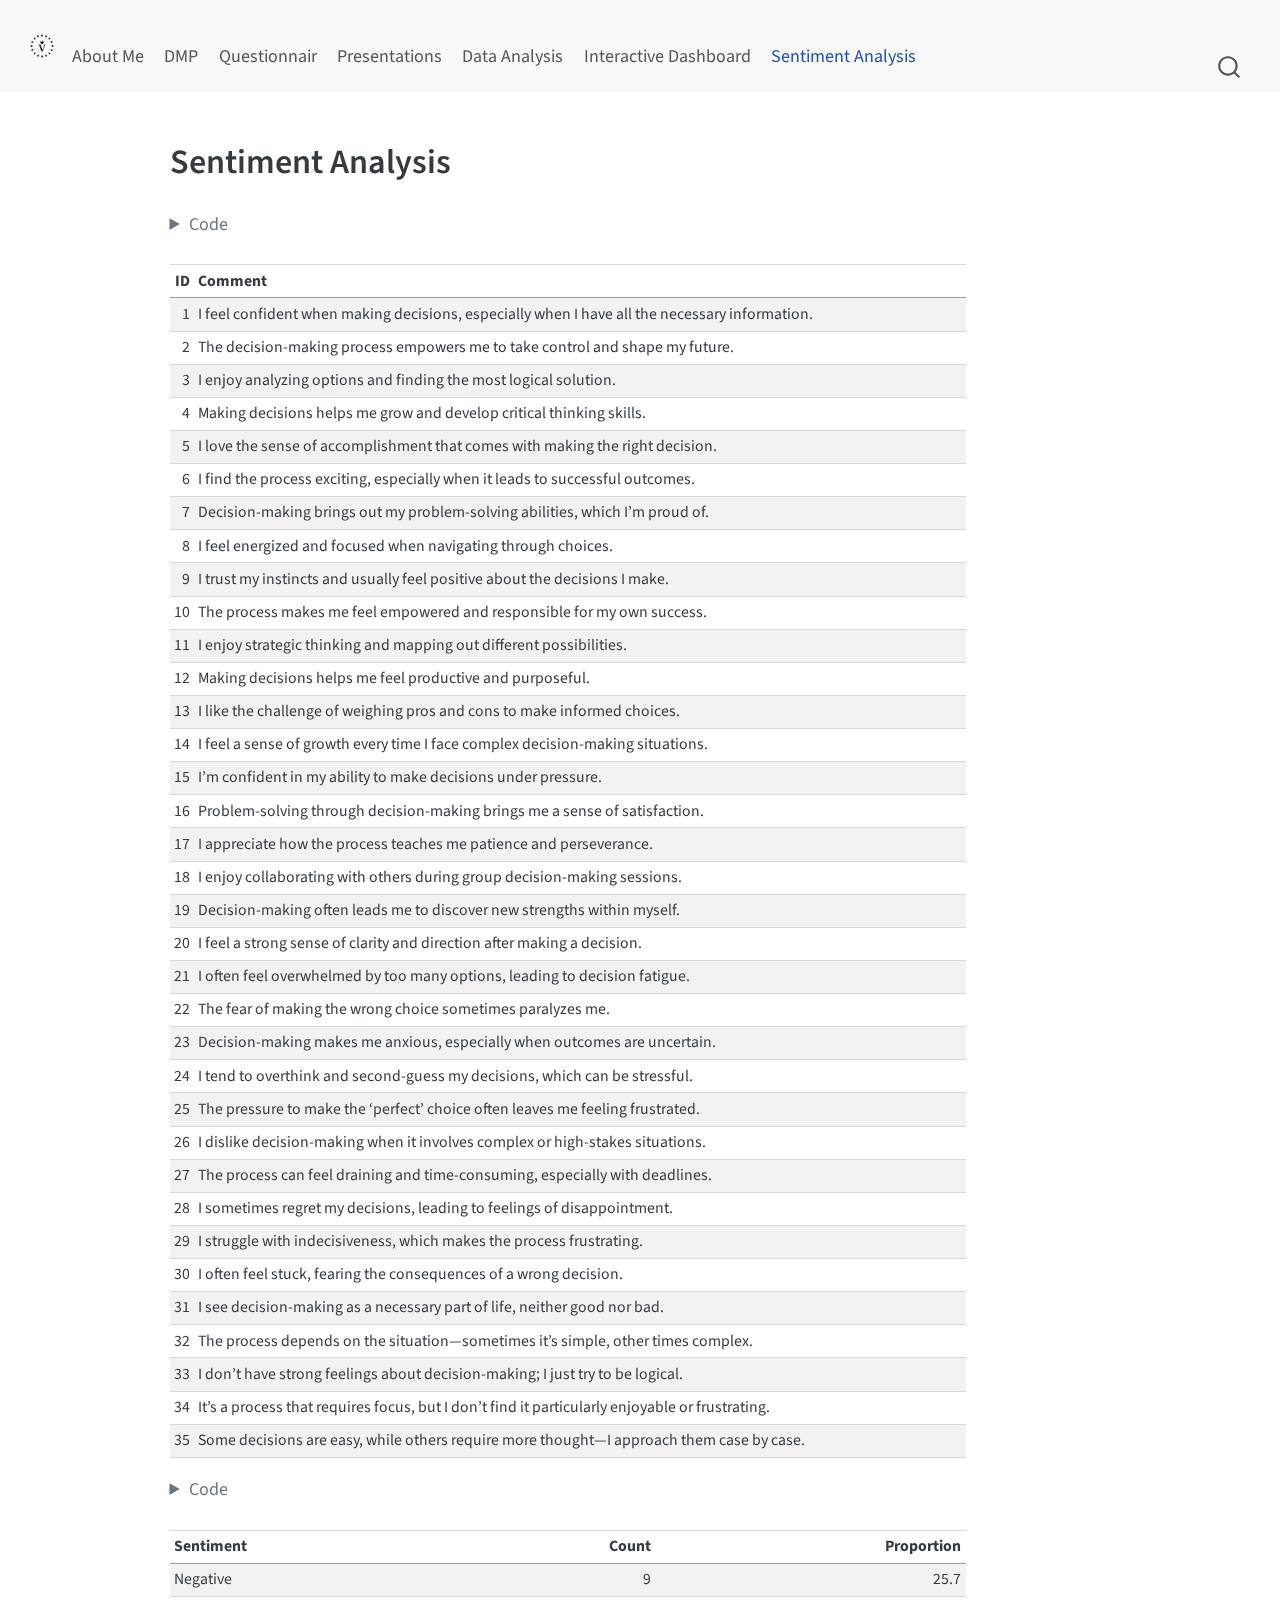
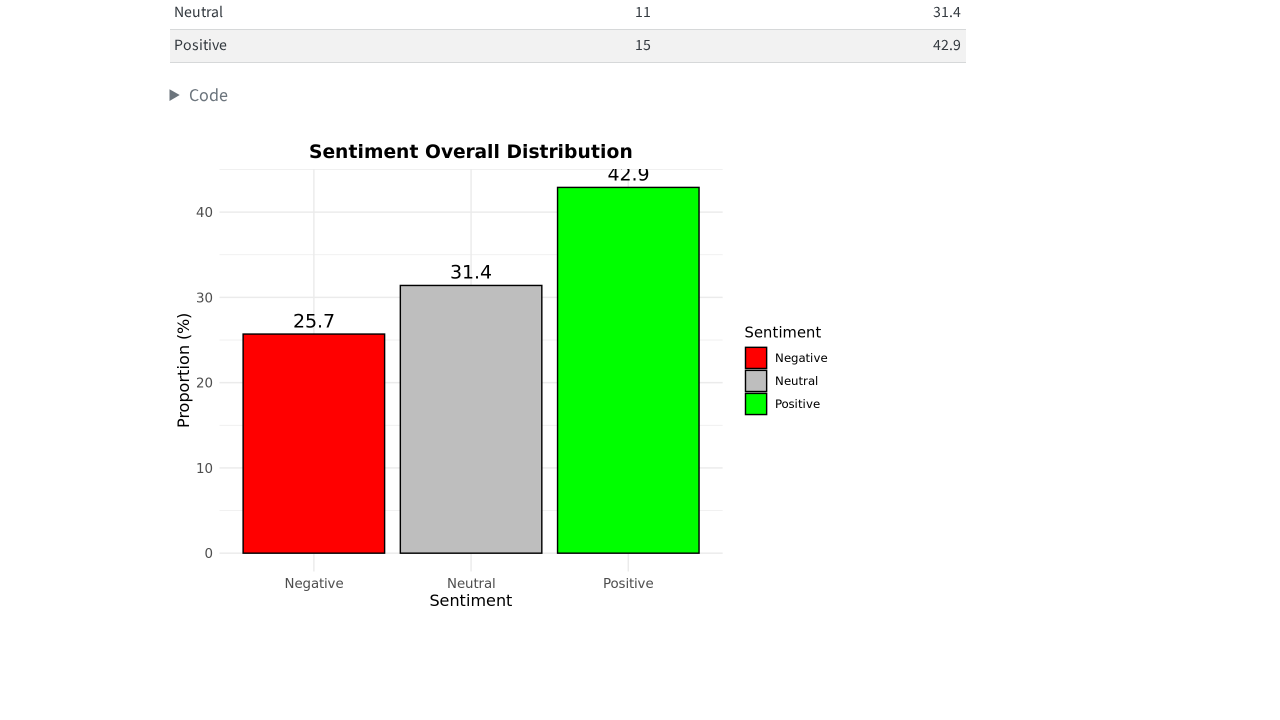
<file: docs/tab-sentiment/analysis-index.html>
<!DOCTYPE html>
<html xmlns="http://www.w3.org/1999/xhtml" lang="en" xml:lang="en"><head>

<meta charset="utf-8">
<meta name="generator" content="quarto-1.6.40">

<meta name="viewport" content="width=device-width, initial-scale=1.0, user-scalable=yes">


<title>Sentiment Analysis</title>
<style>
code{white-space: pre-wrap;}
span.smallcaps{font-variant: small-caps;}
div.columns{display: flex; gap: min(4vw, 1.5em);}
div.column{flex: auto; overflow-x: auto;}
div.hanging-indent{margin-left: 1.5em; text-indent: -1.5em;}
ul.task-list{list-style: none;}
ul.task-list li input[type="checkbox"] {
  width: 0.8em;
  margin: 0 0.8em 0.2em -1em; /* quarto-specific, see https://github.com/quarto-dev/quarto-cli/issues/4556 */ 
  vertical-align: middle;
}
/* CSS for syntax highlighting */
pre > code.sourceCode { white-space: pre; position: relative; }
pre > code.sourceCode > span { line-height: 1.25; }
pre > code.sourceCode > span:empty { height: 1.2em; }
.sourceCode { overflow: visible; }
code.sourceCode > span { color: inherit; text-decoration: inherit; }
div.sourceCode { margin: 1em 0; }
pre.sourceCode { margin: 0; }
@media screen {
div.sourceCode { overflow: auto; }
}
@media print {
pre > code.sourceCode { white-space: pre-wrap; }
pre > code.sourceCode > span { display: inline-block; text-indent: -5em; padding-left: 5em; }
}
pre.numberSource code
  { counter-reset: source-line 0; }
pre.numberSource code > span
  { position: relative; left: -4em; counter-increment: source-line; }
pre.numberSource code > span > a:first-child::before
  { content: counter(source-line);
    position: relative; left: -1em; text-align: right; vertical-align: baseline;
    border: none; display: inline-block;
    -webkit-touch-callout: none; -webkit-user-select: none;
    -khtml-user-select: none; -moz-user-select: none;
    -ms-user-select: none; user-select: none;
    padding: 0 4px; width: 4em;
  }
pre.numberSource { margin-left: 3em;  padding-left: 4px; }
div.sourceCode
  {   }
@media screen {
pre > code.sourceCode > span > a:first-child::before { text-decoration: underline; }
}
</style>


<script src="../site_libs/quarto-nav/quarto-nav.js"></script>
<script src="../site_libs/quarto-nav/headroom.min.js"></script>
<script src="../site_libs/clipboard/clipboard.min.js"></script>
<script src="../site_libs/quarto-search/autocomplete.umd.js"></script>
<script src="../site_libs/quarto-search/fuse.min.js"></script>
<script src="../site_libs/quarto-search/quarto-search.js"></script>
<meta name="quarto:offset" content="../">
<script src="../site_libs/quarto-html/quarto.js"></script>
<script src="../site_libs/quarto-html/popper.min.js"></script>
<script src="../site_libs/quarto-html/tippy.umd.min.js"></script>
<script src="../site_libs/quarto-html/anchor.min.js"></script>
<link href="../site_libs/quarto-html/tippy.css" rel="stylesheet">
<link href="../site_libs/quarto-html/quarto-syntax-highlighting-549806ee2085284f45b00abea8c6df48.css" rel="stylesheet" id="quarto-text-highlighting-styles">
<script src="../site_libs/bootstrap/bootstrap.min.js"></script>
<link href="../site_libs/bootstrap/bootstrap-icons.css" rel="stylesheet">
<link href="../site_libs/bootstrap/bootstrap-a263e05d4b056e890162460baa634a0f.min.css" rel="stylesheet" append-hash="true" id="quarto-bootstrap" data-mode="light">
<script id="quarto-search-options" type="application/json">{
  "location": "navbar",
  "copy-button": false,
  "collapse-after": 3,
  "panel-placement": "end",
  "type": "overlay",
  "limit": 50,
  "keyboard-shortcut": [
    "f",
    "/",
    "s"
  ],
  "show-item-context": false,
  "language": {
    "search-no-results-text": "No results",
    "search-matching-documents-text": "matching documents",
    "search-copy-link-title": "Copy link to search",
    "search-hide-matches-text": "Hide additional matches",
    "search-more-match-text": "more match in this document",
    "search-more-matches-text": "more matches in this document",
    "search-clear-button-title": "Clear",
    "search-text-placeholder": "",
    "search-detached-cancel-button-title": "Cancel",
    "search-submit-button-title": "Submit",
    "search-label": "Search"
  }
}</script>


<link rel="stylesheet" href="../styles.css">
</head>

<body class="nav-fixed">

<div id="quarto-search-results"></div>
  <header id="quarto-header" class="headroom fixed-top">
    <nav class="navbar navbar-expand-lg " data-bs-theme="dark">
      <div class="navbar-container container-fluid">
      <div class="navbar-brand-container mx-auto">
    <a href="../index.html" class="navbar-brand navbar-brand-logo">
    <img src="../images/logo.png" alt="" class="navbar-logo">
    </a>
  </div>
            <div id="quarto-search" class="" title="Search"></div>
          <button class="navbar-toggler" type="button" data-bs-toggle="collapse" data-bs-target="#navbarCollapse" aria-controls="navbarCollapse" role="menu" aria-expanded="false" aria-label="Toggle navigation" onclick="if (window.quartoToggleHeadroom) { window.quartoToggleHeadroom(); }">
  <span class="navbar-toggler-icon"></span>
</button>
          <div class="collapse navbar-collapse" id="navbarCollapse">
            <ul class="navbar-nav navbar-nav-scroll me-auto">
  <li class="nav-item">
    <a class="nav-link" href="../index.html"> 
<span class="menu-text">About Me</span></a>
  </li>  
  <li class="nav-item">
    <a class="nav-link" href="../tab-one/tab-one-index.html"> 
<span class="menu-text">DMP</span></a>
  </li>  
  <li class="nav-item">
    <a class="nav-link" href="../tab-iframe/iframe-index.html"> 
<span class="menu-text">Questionnair</span></a>
  </li>  
  <li class="nav-item">
    <a class="nav-link" href="../tab-presentation/presentation-index.html"> 
<span class="menu-text">Presentations</span></a>
  </li>  
  <li class="nav-item">
    <a class="nav-link" href="../tab-SurveyDataAnalysis/DataAnalysis-index.html"> 
<span class="menu-text">Data Analysis</span></a>
  </li>  
  <li class="nav-item">
    <a class="nav-link" href="../tab-dashboard/interactive-index.html"> 
<span class="menu-text">Interactive Dashboard</span></a>
  </li>  
  <li class="nav-item">
    <a class="nav-link active" href="../tab-sentiment/analysis-index.html" aria-current="page"> 
<span class="menu-text">Sentiment Analysis</span></a>
  </li>  
</ul>
          </div> <!-- /navcollapse -->
            <div class="quarto-navbar-tools">
</div>
      </div> <!-- /container-fluid -->
    </nav>
</header>
<!-- content -->
<div id="quarto-content" class="quarto-container page-columns page-rows-contents page-layout-article page-navbar">
<!-- sidebar -->
<!-- margin-sidebar -->
    <div id="quarto-margin-sidebar" class="sidebar margin-sidebar zindex-bottom">
        
    </div>
<!-- main -->
<main class="content" id="quarto-document-content">

<header id="title-block-header" class="quarto-title-block default">
<div class="quarto-title">
<h1 class="title">Sentiment Analysis</h1>
</div>



<div class="quarto-title-meta">

    
  
    
  </div>
  


</header>


<div class="cell">
<details class="code-fold">
<summary>Code</summary>
<div class="sourceCode cell-code" id="cb1"><pre class="sourceCode r code-with-copy"><code class="sourceCode r"><span id="cb1-1"><a href="#cb1-1" aria-hidden="true" tabindex="-1"></a>comments_df <span class="ot">&lt;-</span> <span class="fu">read_csv</span>(<span class="st">"decision_making_comments_with_id.csv"</span>, <span class="at">show_col_types =</span> <span class="cn">FALSE</span>)</span>
<span id="cb1-2"><a href="#cb1-2" aria-hidden="true" tabindex="-1"></a></span>
<span id="cb1-3"><a href="#cb1-3" aria-hidden="true" tabindex="-1"></a><span class="co"># Check the first few rows and render as an HTML table</span></span>
<span id="cb1-4"><a href="#cb1-4" aria-hidden="true" tabindex="-1"></a><span class="fu">head</span>(comments_df, <span class="dv">35</span>) <span class="sc">%&gt;%</span></span>
<span id="cb1-5"><a href="#cb1-5" aria-hidden="true" tabindex="-1"></a>  <span class="fu">kable</span>()</span></code><button title="Copy to Clipboard" class="code-copy-button"><i class="bi"></i></button></pre></div>
</details>
<div class="cell-output-display">
<table class="caption-top table table-sm table-striped small">
<colgroup>
<col style="width: 3%">
<col style="width: 96%">
</colgroup>
<thead>
<tr class="header">
<th style="text-align: right;">ID</th>
<th style="text-align: left;">Comment</th>
</tr>
</thead>
<tbody>
<tr class="odd">
<td style="text-align: right;">1</td>
<td style="text-align: left;">I feel confident when making decisions, especially when I have all the necessary information.</td>
</tr>
<tr class="even">
<td style="text-align: right;">2</td>
<td style="text-align: left;">The decision-making process empowers me to take control and shape my future.</td>
</tr>
<tr class="odd">
<td style="text-align: right;">3</td>
<td style="text-align: left;">I enjoy analyzing options and finding the most logical solution.</td>
</tr>
<tr class="even">
<td style="text-align: right;">4</td>
<td style="text-align: left;">Making decisions helps me grow and develop critical thinking skills.</td>
</tr>
<tr class="odd">
<td style="text-align: right;">5</td>
<td style="text-align: left;">I love the sense of accomplishment that comes with making the right decision.</td>
</tr>
<tr class="even">
<td style="text-align: right;">6</td>
<td style="text-align: left;">I find the process exciting, especially when it leads to successful outcomes.</td>
</tr>
<tr class="odd">
<td style="text-align: right;">7</td>
<td style="text-align: left;">Decision-making brings out my problem-solving abilities, which I’m proud of.</td>
</tr>
<tr class="even">
<td style="text-align: right;">8</td>
<td style="text-align: left;">I feel energized and focused when navigating through choices.</td>
</tr>
<tr class="odd">
<td style="text-align: right;">9</td>
<td style="text-align: left;">I trust my instincts and usually feel positive about the decisions I make.</td>
</tr>
<tr class="even">
<td style="text-align: right;">10</td>
<td style="text-align: left;">The process makes me feel empowered and responsible for my own success.</td>
</tr>
<tr class="odd">
<td style="text-align: right;">11</td>
<td style="text-align: left;">I enjoy strategic thinking and mapping out different possibilities.</td>
</tr>
<tr class="even">
<td style="text-align: right;">12</td>
<td style="text-align: left;">Making decisions helps me feel productive and purposeful.</td>
</tr>
<tr class="odd">
<td style="text-align: right;">13</td>
<td style="text-align: left;">I like the challenge of weighing pros and cons to make informed choices.</td>
</tr>
<tr class="even">
<td style="text-align: right;">14</td>
<td style="text-align: left;">I feel a sense of growth every time I face complex decision-making situations.</td>
</tr>
<tr class="odd">
<td style="text-align: right;">15</td>
<td style="text-align: left;">I’m confident in my ability to make decisions under pressure.</td>
</tr>
<tr class="even">
<td style="text-align: right;">16</td>
<td style="text-align: left;">Problem-solving through decision-making brings me a sense of satisfaction.</td>
</tr>
<tr class="odd">
<td style="text-align: right;">17</td>
<td style="text-align: left;">I appreciate how the process teaches me patience and perseverance.</td>
</tr>
<tr class="even">
<td style="text-align: right;">18</td>
<td style="text-align: left;">I enjoy collaborating with others during group decision-making sessions.</td>
</tr>
<tr class="odd">
<td style="text-align: right;">19</td>
<td style="text-align: left;">Decision-making often leads me to discover new strengths within myself.</td>
</tr>
<tr class="even">
<td style="text-align: right;">20</td>
<td style="text-align: left;">I feel a strong sense of clarity and direction after making a decision.</td>
</tr>
<tr class="odd">
<td style="text-align: right;">21</td>
<td style="text-align: left;">I often feel overwhelmed by too many options, leading to decision fatigue.</td>
</tr>
<tr class="even">
<td style="text-align: right;">22</td>
<td style="text-align: left;">The fear of making the wrong choice sometimes paralyzes me.</td>
</tr>
<tr class="odd">
<td style="text-align: right;">23</td>
<td style="text-align: left;">Decision-making makes me anxious, especially when outcomes are uncertain.</td>
</tr>
<tr class="even">
<td style="text-align: right;">24</td>
<td style="text-align: left;">I tend to overthink and second-guess my decisions, which can be stressful.</td>
</tr>
<tr class="odd">
<td style="text-align: right;">25</td>
<td style="text-align: left;">The pressure to make the ‘perfect’ choice often leaves me feeling frustrated.</td>
</tr>
<tr class="even">
<td style="text-align: right;">26</td>
<td style="text-align: left;">I dislike decision-making when it involves complex or high-stakes situations.</td>
</tr>
<tr class="odd">
<td style="text-align: right;">27</td>
<td style="text-align: left;">The process can feel draining and time-consuming, especially with deadlines.</td>
</tr>
<tr class="even">
<td style="text-align: right;">28</td>
<td style="text-align: left;">I sometimes regret my decisions, leading to feelings of disappointment.</td>
</tr>
<tr class="odd">
<td style="text-align: right;">29</td>
<td style="text-align: left;">I struggle with indecisiveness, which makes the process frustrating.</td>
</tr>
<tr class="even">
<td style="text-align: right;">30</td>
<td style="text-align: left;">I often feel stuck, fearing the consequences of a wrong decision.</td>
</tr>
<tr class="odd">
<td style="text-align: right;">31</td>
<td style="text-align: left;">I see decision-making as a necessary part of life, neither good nor bad.</td>
</tr>
<tr class="even">
<td style="text-align: right;">32</td>
<td style="text-align: left;">The process depends on the situation—sometimes it’s simple, other times complex.</td>
</tr>
<tr class="odd">
<td style="text-align: right;">33</td>
<td style="text-align: left;">I don’t have strong feelings about decision-making; I just try to be logical.</td>
</tr>
<tr class="even">
<td style="text-align: right;">34</td>
<td style="text-align: left;">It’s a process that requires focus, but I don’t find it particularly enjoyable or frustrating.</td>
</tr>
<tr class="odd">
<td style="text-align: right;">35</td>
<td style="text-align: left;">Some decisions are easy, while others require more thought—I approach them case by case.</td>
</tr>
</tbody>
</table>
</div>
</div>
<div class="cell">
<details class="code-fold">
<summary>Code</summary>
<div class="sourceCode cell-code" id="cb2"><pre class="sourceCode r code-with-copy"><code class="sourceCode r"><span id="cb2-1"><a href="#cb2-1" aria-hidden="true" tabindex="-1"></a>df_tw <span class="ot">&lt;-</span> <span class="fu">read_csv</span>(<span class="st">"decision_making_comments_with_id.csv"</span>, <span class="at">show_col_types =</span> <span class="cn">FALSE</span>)</span>
<span id="cb2-2"><a href="#cb2-2" aria-hidden="true" tabindex="-1"></a></span>
<span id="cb2-3"><a href="#cb2-3" aria-hidden="true" tabindex="-1"></a><span class="co"># Add a simple sentiment category for demonstration purposes</span></span>
<span id="cb2-4"><a href="#cb2-4" aria-hidden="true" tabindex="-1"></a><span class="co"># (In a real case, you would apply sentiment analysis here)</span></span>
<span id="cb2-5"><a href="#cb2-5" aria-hidden="true" tabindex="-1"></a>df_tw <span class="ot">&lt;-</span> df_tw <span class="sc">%&gt;%</span></span>
<span id="cb2-6"><a href="#cb2-6" aria-hidden="true" tabindex="-1"></a>  <span class="fu">mutate</span>(<span class="at">sentiment_category =</span> <span class="fu">case_when</span>(</span>
<span id="cb2-7"><a href="#cb2-7" aria-hidden="true" tabindex="-1"></a>    <span class="fu">str_detect</span>(Comment, <span class="st">"confident|empowered|positive|love|enjoy|exciting|proud|successful|satisfaction|productive|focused|growth"</span>) <span class="sc">~</span> <span class="st">"Positive"</span>,</span>
<span id="cb2-8"><a href="#cb2-8" aria-hidden="true" tabindex="-1"></a>    <span class="fu">str_detect</span>(Comment, <span class="st">"overwhelmed|anxious|paralyzes|frustrated|draining|regret|indecisiveness|stuck|stressful"</span>) <span class="sc">~</span> <span class="st">"Negative"</span>,</span>
<span id="cb2-9"><a href="#cb2-9" aria-hidden="true" tabindex="-1"></a>    <span class="cn">TRUE</span> <span class="sc">~</span> <span class="st">"Neutral"</span></span>
<span id="cb2-10"><a href="#cb2-10" aria-hidden="true" tabindex="-1"></a>  ))</span>
<span id="cb2-11"><a href="#cb2-11" aria-hidden="true" tabindex="-1"></a></span>
<span id="cb2-12"><a href="#cb2-12" aria-hidden="true" tabindex="-1"></a><span class="co"># Create the frequency table for sentiment</span></span>
<span id="cb2-13"><a href="#cb2-13" aria-hidden="true" tabindex="-1"></a>overall_sentiment <span class="ot">&lt;-</span> df_tw <span class="sc">%&gt;%</span></span>
<span id="cb2-14"><a href="#cb2-14" aria-hidden="true" tabindex="-1"></a>  <span class="fu">count</span>(sentiment_category) <span class="sc">%&gt;%</span></span>
<span id="cb2-15"><a href="#cb2-15" aria-hidden="true" tabindex="-1"></a>  <span class="fu">mutate</span>(<span class="at">prop =</span> n <span class="sc">/</span> <span class="fu">sum</span>(n) <span class="sc">*</span> <span class="dv">100</span>) <span class="sc">%&gt;%</span>  <span class="co"># Convert to percentage</span></span>
<span id="cb2-16"><a href="#cb2-16" aria-hidden="true" tabindex="-1"></a>  <span class="fu">mutate</span>(<span class="at">prop =</span> <span class="fu">round</span>(prop, <span class="dv">1</span>)) <span class="sc">%&gt;%</span>    <span class="co"># Round to 1 decimal place</span></span>
<span id="cb2-17"><a href="#cb2-17" aria-hidden="true" tabindex="-1"></a>  <span class="fu">rename</span>(</span>
<span id="cb2-18"><a href="#cb2-18" aria-hidden="true" tabindex="-1"></a>    <span class="st">`</span><span class="at">Sentiment</span><span class="st">`</span> <span class="ot">=</span> sentiment_category,</span>
<span id="cb2-19"><a href="#cb2-19" aria-hidden="true" tabindex="-1"></a>    <span class="st">`</span><span class="at">Proportion</span><span class="st">`</span> <span class="ot">=</span> prop,</span>
<span id="cb2-20"><a href="#cb2-20" aria-hidden="true" tabindex="-1"></a>    <span class="st">`</span><span class="at">Count</span><span class="st">`</span> <span class="ot">=</span> n</span>
<span id="cb2-21"><a href="#cb2-21" aria-hidden="true" tabindex="-1"></a>  )</span>
<span id="cb2-22"><a href="#cb2-22" aria-hidden="true" tabindex="-1"></a></span>
<span id="cb2-23"><a href="#cb2-23" aria-hidden="true" tabindex="-1"></a><span class="co"># Create table and render it</span></span>
<span id="cb2-24"><a href="#cb2-24" aria-hidden="true" tabindex="-1"></a>overall_sentiment <span class="sc">%&gt;%</span></span>
<span id="cb2-25"><a href="#cb2-25" aria-hidden="true" tabindex="-1"></a>  <span class="fu">kable</span>()</span></code><button title="Copy to Clipboard" class="code-copy-button"><i class="bi"></i></button></pre></div>
</details>
<div class="cell-output-display">
<table class="caption-top table table-sm table-striped small">
<thead>
<tr class="header">
<th style="text-align: left;">Sentiment</th>
<th style="text-align: right;">Count</th>
<th style="text-align: right;">Proportion</th>
</tr>
</thead>
<tbody>
<tr class="odd">
<td style="text-align: left;">Negative</td>
<td style="text-align: right;">9</td>
<td style="text-align: right;">25.7</td>
</tr>
<tr class="even">
<td style="text-align: left;">Neutral</td>
<td style="text-align: right;">11</td>
<td style="text-align: right;">31.4</td>
</tr>
<tr class="odd">
<td style="text-align: left;">Positive</td>
<td style="text-align: right;">15</td>
<td style="text-align: right;">42.9</td>
</tr>
</tbody>
</table>
</div>
</div>
<div class="cell">
<details class="code-fold">
<summary>Code</summary>
<div class="sourceCode cell-code" id="cb3"><pre class="sourceCode r code-with-copy"><code class="sourceCode r"><span id="cb3-1"><a href="#cb3-1" aria-hidden="true" tabindex="-1"></a>overall_sentiment<span class="sc">$</span>Sentiment <span class="ot">&lt;-</span> <span class="fu">factor</span>(overall_sentiment<span class="sc">$</span>Sentiment, <span class="at">levels =</span> <span class="fu">c</span>(<span class="st">"Negative"</span>, <span class="st">"Neutral"</span>, <span class="st">"Positive"</span>))</span>
<span id="cb3-2"><a href="#cb3-2" aria-hidden="true" tabindex="-1"></a></span>
<span id="cb3-3"><a href="#cb3-3" aria-hidden="true" tabindex="-1"></a><span class="co"># Create the bar plot using ggplot</span></span>
<span id="cb3-4"><a href="#cb3-4" aria-hidden="true" tabindex="-1"></a><span class="fu">ggplot</span>(overall_sentiment, <span class="fu">aes</span>(<span class="at">x =</span> Sentiment, <span class="at">y =</span> Proportion, <span class="at">fill =</span> Sentiment)) <span class="sc">+</span></span>
<span id="cb3-5"><a href="#cb3-5" aria-hidden="true" tabindex="-1"></a>  <span class="fu">geom_bar</span>(<span class="at">stat =</span> <span class="st">"identity"</span>, <span class="at">color =</span> <span class="st">"black"</span>) <span class="sc">+</span>  <span class="co"># Black border for bars</span></span>
<span id="cb3-6"><a href="#cb3-6" aria-hidden="true" tabindex="-1"></a>  <span class="fu">geom_text</span>(<span class="fu">aes</span>(<span class="at">label =</span> <span class="fu">round</span>(Proportion, <span class="dv">1</span>)), <span class="at">vjust =</span> <span class="sc">-</span><span class="fl">0.5</span>, <span class="at">color =</span> <span class="st">"black"</span>, <span class="at">size =</span> <span class="dv">5</span>) <span class="sc">+</span>  <span class="co"># Add labels</span></span>
<span id="cb3-7"><a href="#cb3-7" aria-hidden="true" tabindex="-1"></a>  <span class="fu">scale_fill_manual</span>(<span class="at">values =</span> <span class="fu">c</span>(<span class="st">"Positive"</span> <span class="ot">=</span> <span class="st">"green"</span>, <span class="st">"Negative"</span> <span class="ot">=</span> <span class="st">"red"</span>, <span class="st">"Neutral"</span> <span class="ot">=</span> <span class="st">"grey"</span>)) <span class="sc">+</span>  <span class="co"># Custom colors</span></span>
<span id="cb3-8"><a href="#cb3-8" aria-hidden="true" tabindex="-1"></a>  <span class="fu">labs</span>(</span>
<span id="cb3-9"><a href="#cb3-9" aria-hidden="true" tabindex="-1"></a>    <span class="at">title =</span> <span class="st">"Sentiment Overall Distribution"</span>,</span>
<span id="cb3-10"><a href="#cb3-10" aria-hidden="true" tabindex="-1"></a>    <span class="at">x =</span> <span class="st">"Sentiment"</span>,</span>
<span id="cb3-11"><a href="#cb3-11" aria-hidden="true" tabindex="-1"></a>    <span class="at">y =</span> <span class="st">"Proportion (%)"</span></span>
<span id="cb3-12"><a href="#cb3-12" aria-hidden="true" tabindex="-1"></a>  ) <span class="sc">+</span></span>
<span id="cb3-13"><a href="#cb3-13" aria-hidden="true" tabindex="-1"></a>  <span class="fu">theme_minimal</span>() <span class="sc">+</span>  <span class="co"># Clean theme</span></span>
<span id="cb3-14"><a href="#cb3-14" aria-hidden="true" tabindex="-1"></a>  <span class="fu">theme</span>(</span>
<span id="cb3-15"><a href="#cb3-15" aria-hidden="true" tabindex="-1"></a>    <span class="at">plot.title =</span> <span class="fu">element_text</span>(<span class="at">hjust =</span> <span class="fl">0.5</span>, <span class="at">size =</span> <span class="dv">14</span>, <span class="at">face =</span> <span class="st">"bold"</span>),  <span class="co"># Centered title</span></span>
<span id="cb3-16"><a href="#cb3-16" aria-hidden="true" tabindex="-1"></a>    <span class="at">axis.title =</span> <span class="fu">element_text</span>(<span class="at">size =</span> <span class="dv">12</span>),</span>
<span id="cb3-17"><a href="#cb3-17" aria-hidden="true" tabindex="-1"></a>    <span class="at">axis.text =</span> <span class="fu">element_text</span>(<span class="at">size =</span> <span class="dv">10</span>)</span>
<span id="cb3-18"><a href="#cb3-18" aria-hidden="true" tabindex="-1"></a>  )</span></code><button title="Copy to Clipboard" class="code-copy-button"><i class="bi"></i></button></pre></div>
</details>
<div class="cell-output-display">
<div>
<figure class="figure">
<p><img src="analysis-index_files/figure-html/unnamed-chunk-3-1.png" class="img-fluid figure-img" width="672"></p>
</figure>
</div>
</div>
</div>



</main> <!-- /main -->
<script id="quarto-html-after-body" type="application/javascript">
window.document.addEventListener("DOMContentLoaded", function (event) {
  const toggleBodyColorMode = (bsSheetEl) => {
    const mode = bsSheetEl.getAttribute("data-mode");
    const bodyEl = window.document.querySelector("body");
    if (mode === "dark") {
      bodyEl.classList.add("quarto-dark");
      bodyEl.classList.remove("quarto-light");
    } else {
      bodyEl.classList.add("quarto-light");
      bodyEl.classList.remove("quarto-dark");
    }
  }
  const toggleBodyColorPrimary = () => {
    const bsSheetEl = window.document.querySelector("link#quarto-bootstrap");
    if (bsSheetEl) {
      toggleBodyColorMode(bsSheetEl);
    }
  }
  toggleBodyColorPrimary();  
  const icon = "";
  const anchorJS = new window.AnchorJS();
  anchorJS.options = {
    placement: 'right',
    icon: icon
  };
  anchorJS.add('.anchored');
  const isCodeAnnotation = (el) => {
    for (const clz of el.classList) {
      if (clz.startsWith('code-annotation-')) {                     
        return true;
      }
    }
    return false;
  }
  const onCopySuccess = function(e) {
    // button target
    const button = e.trigger;
    // don't keep focus
    button.blur();
    // flash "checked"
    button.classList.add('code-copy-button-checked');
    var currentTitle = button.getAttribute("title");
    button.setAttribute("title", "Copied!");
    let tooltip;
    if (window.bootstrap) {
      button.setAttribute("data-bs-toggle", "tooltip");
      button.setAttribute("data-bs-placement", "left");
      button.setAttribute("data-bs-title", "Copied!");
      tooltip = new bootstrap.Tooltip(button, 
        { trigger: "manual", 
          customClass: "code-copy-button-tooltip",
          offset: [0, -8]});
      tooltip.show();    
    }
    setTimeout(function() {
      if (tooltip) {
        tooltip.hide();
        button.removeAttribute("data-bs-title");
        button.removeAttribute("data-bs-toggle");
        button.removeAttribute("data-bs-placement");
      }
      button.setAttribute("title", currentTitle);
      button.classList.remove('code-copy-button-checked');
    }, 1000);
    // clear code selection
    e.clearSelection();
  }
  const getTextToCopy = function(trigger) {
      const codeEl = trigger.previousElementSibling.cloneNode(true);
      for (const childEl of codeEl.children) {
        if (isCodeAnnotation(childEl)) {
          childEl.remove();
        }
      }
      return codeEl.innerText;
  }
  const clipboard = new window.ClipboardJS('.code-copy-button:not([data-in-quarto-modal])', {
    text: getTextToCopy
  });
  clipboard.on('success', onCopySuccess);
  if (window.document.getElementById('quarto-embedded-source-code-modal')) {
    const clipboardModal = new window.ClipboardJS('.code-copy-button[data-in-quarto-modal]', {
      text: getTextToCopy,
      container: window.document.getElementById('quarto-embedded-source-code-modal')
    });
    clipboardModal.on('success', onCopySuccess);
  }
    var localhostRegex = new RegExp(/^(?:http|https):\/\/localhost\:?[0-9]*\//);
    var mailtoRegex = new RegExp(/^mailto:/);
      var filterRegex = new RegExp('/' + window.location.host + '/');
    var isInternal = (href) => {
        return filterRegex.test(href) || localhostRegex.test(href) || mailtoRegex.test(href);
    }
    // Inspect non-navigation links and adorn them if external
 	var links = window.document.querySelectorAll('a[href]:not(.nav-link):not(.navbar-brand):not(.toc-action):not(.sidebar-link):not(.sidebar-item-toggle):not(.pagination-link):not(.no-external):not([aria-hidden]):not(.dropdown-item):not(.quarto-navigation-tool):not(.about-link)');
    for (var i=0; i<links.length; i++) {
      const link = links[i];
      if (!isInternal(link.href)) {
        // undo the damage that might have been done by quarto-nav.js in the case of
        // links that we want to consider external
        if (link.dataset.originalHref !== undefined) {
          link.href = link.dataset.originalHref;
        }
      }
    }
  function tippyHover(el, contentFn, onTriggerFn, onUntriggerFn) {
    const config = {
      allowHTML: true,
      maxWidth: 500,
      delay: 100,
      arrow: false,
      appendTo: function(el) {
          return el.parentElement;
      },
      interactive: true,
      interactiveBorder: 10,
      theme: 'quarto',
      placement: 'bottom-start',
    };
    if (contentFn) {
      config.content = contentFn;
    }
    if (onTriggerFn) {
      config.onTrigger = onTriggerFn;
    }
    if (onUntriggerFn) {
      config.onUntrigger = onUntriggerFn;
    }
    window.tippy(el, config); 
  }
  const noterefs = window.document.querySelectorAll('a[role="doc-noteref"]');
  for (var i=0; i<noterefs.length; i++) {
    const ref = noterefs[i];
    tippyHover(ref, function() {
      // use id or data attribute instead here
      let href = ref.getAttribute('data-footnote-href') || ref.getAttribute('href');
      try { href = new URL(href).hash; } catch {}
      const id = href.replace(/^#\/?/, "");
      const note = window.document.getElementById(id);
      if (note) {
        return note.innerHTML;
      } else {
        return "";
      }
    });
  }
  const xrefs = window.document.querySelectorAll('a.quarto-xref');
  const processXRef = (id, note) => {
    // Strip column container classes
    const stripColumnClz = (el) => {
      el.classList.remove("page-full", "page-columns");
      if (el.children) {
        for (const child of el.children) {
          stripColumnClz(child);
        }
      }
    }
    stripColumnClz(note)
    if (id === null || id.startsWith('sec-')) {
      // Special case sections, only their first couple elements
      const container = document.createElement("div");
      if (note.children && note.children.length > 2) {
        container.appendChild(note.children[0].cloneNode(true));
        for (let i = 1; i < note.children.length; i++) {
          const child = note.children[i];
          if (child.tagName === "P" && child.innerText === "") {
            continue;
          } else {
            container.appendChild(child.cloneNode(true));
            break;
          }
        }
        if (window.Quarto?.typesetMath) {
          window.Quarto.typesetMath(container);
        }
        return container.innerHTML
      } else {
        if (window.Quarto?.typesetMath) {
          window.Quarto.typesetMath(note);
        }
        return note.innerHTML;
      }
    } else {
      // Remove any anchor links if they are present
      const anchorLink = note.querySelector('a.anchorjs-link');
      if (anchorLink) {
        anchorLink.remove();
      }
      if (window.Quarto?.typesetMath) {
        window.Quarto.typesetMath(note);
      }
      if (note.classList.contains("callout")) {
        return note.outerHTML;
      } else {
        return note.innerHTML;
      }
    }
  }
  for (var i=0; i<xrefs.length; i++) {
    const xref = xrefs[i];
    tippyHover(xref, undefined, function(instance) {
      instance.disable();
      let url = xref.getAttribute('href');
      let hash = undefined; 
      if (url.startsWith('#')) {
        hash = url;
      } else {
        try { hash = new URL(url).hash; } catch {}
      }
      if (hash) {
        const id = hash.replace(/^#\/?/, "");
        const note = window.document.getElementById(id);
        if (note !== null) {
          try {
            const html = processXRef(id, note.cloneNode(true));
            instance.setContent(html);
          } finally {
            instance.enable();
            instance.show();
          }
        } else {
          // See if we can fetch this
          fetch(url.split('#')[0])
          .then(res => res.text())
          .then(html => {
            const parser = new DOMParser();
            const htmlDoc = parser.parseFromString(html, "text/html");
            const note = htmlDoc.getElementById(id);
            if (note !== null) {
              const html = processXRef(id, note);
              instance.setContent(html);
            } 
          }).finally(() => {
            instance.enable();
            instance.show();
          });
        }
      } else {
        // See if we can fetch a full url (with no hash to target)
        // This is a special case and we should probably do some content thinning / targeting
        fetch(url)
        .then(res => res.text())
        .then(html => {
          const parser = new DOMParser();
          const htmlDoc = parser.parseFromString(html, "text/html");
          const note = htmlDoc.querySelector('main.content');
          if (note !== null) {
            // This should only happen for chapter cross references
            // (since there is no id in the URL)
            // remove the first header
            if (note.children.length > 0 && note.children[0].tagName === "HEADER") {
              note.children[0].remove();
            }
            const html = processXRef(null, note);
            instance.setContent(html);
          } 
        }).finally(() => {
          instance.enable();
          instance.show();
        });
      }
    }, function(instance) {
    });
  }
      let selectedAnnoteEl;
      const selectorForAnnotation = ( cell, annotation) => {
        let cellAttr = 'data-code-cell="' + cell + '"';
        let lineAttr = 'data-code-annotation="' +  annotation + '"';
        const selector = 'span[' + cellAttr + '][' + lineAttr + ']';
        return selector;
      }
      const selectCodeLines = (annoteEl) => {
        const doc = window.document;
        const targetCell = annoteEl.getAttribute("data-target-cell");
        const targetAnnotation = annoteEl.getAttribute("data-target-annotation");
        const annoteSpan = window.document.querySelector(selectorForAnnotation(targetCell, targetAnnotation));
        const lines = annoteSpan.getAttribute("data-code-lines").split(",");
        const lineIds = lines.map((line) => {
          return targetCell + "-" + line;
        })
        let top = null;
        let height = null;
        let parent = null;
        if (lineIds.length > 0) {
            //compute the position of the single el (top and bottom and make a div)
            const el = window.document.getElementById(lineIds[0]);
            top = el.offsetTop;
            height = el.offsetHeight;
            parent = el.parentElement.parentElement;
          if (lineIds.length > 1) {
            const lastEl = window.document.getElementById(lineIds[lineIds.length - 1]);
            const bottom = lastEl.offsetTop + lastEl.offsetHeight;
            height = bottom - top;
          }
          if (top !== null && height !== null && parent !== null) {
            // cook up a div (if necessary) and position it 
            let div = window.document.getElementById("code-annotation-line-highlight");
            if (div === null) {
              div = window.document.createElement("div");
              div.setAttribute("id", "code-annotation-line-highlight");
              div.style.position = 'absolute';
              parent.appendChild(div);
            }
            div.style.top = top - 2 + "px";
            div.style.height = height + 4 + "px";
            div.style.left = 0;
            let gutterDiv = window.document.getElementById("code-annotation-line-highlight-gutter");
            if (gutterDiv === null) {
              gutterDiv = window.document.createElement("div");
              gutterDiv.setAttribute("id", "code-annotation-line-highlight-gutter");
              gutterDiv.style.position = 'absolute';
              const codeCell = window.document.getElementById(targetCell);
              const gutter = codeCell.querySelector('.code-annotation-gutter');
              gutter.appendChild(gutterDiv);
            }
            gutterDiv.style.top = top - 2 + "px";
            gutterDiv.style.height = height + 4 + "px";
          }
          selectedAnnoteEl = annoteEl;
        }
      };
      const unselectCodeLines = () => {
        const elementsIds = ["code-annotation-line-highlight", "code-annotation-line-highlight-gutter"];
        elementsIds.forEach((elId) => {
          const div = window.document.getElementById(elId);
          if (div) {
            div.remove();
          }
        });
        selectedAnnoteEl = undefined;
      };
        // Handle positioning of the toggle
    window.addEventListener(
      "resize",
      throttle(() => {
        elRect = undefined;
        if (selectedAnnoteEl) {
          selectCodeLines(selectedAnnoteEl);
        }
      }, 10)
    );
    function throttle(fn, ms) {
    let throttle = false;
    let timer;
      return (...args) => {
        if(!throttle) { // first call gets through
            fn.apply(this, args);
            throttle = true;
        } else { // all the others get throttled
            if(timer) clearTimeout(timer); // cancel #2
            timer = setTimeout(() => {
              fn.apply(this, args);
              timer = throttle = false;
            }, ms);
        }
      };
    }
      // Attach click handler to the DT
      const annoteDls = window.document.querySelectorAll('dt[data-target-cell]');
      for (const annoteDlNode of annoteDls) {
        annoteDlNode.addEventListener('click', (event) => {
          const clickedEl = event.target;
          if (clickedEl !== selectedAnnoteEl) {
            unselectCodeLines();
            const activeEl = window.document.querySelector('dt[data-target-cell].code-annotation-active');
            if (activeEl) {
              activeEl.classList.remove('code-annotation-active');
            }
            selectCodeLines(clickedEl);
            clickedEl.classList.add('code-annotation-active');
          } else {
            // Unselect the line
            unselectCodeLines();
            clickedEl.classList.remove('code-annotation-active');
          }
        });
      }
  const findCites = (el) => {
    const parentEl = el.parentElement;
    if (parentEl) {
      const cites = parentEl.dataset.cites;
      if (cites) {
        return {
          el,
          cites: cites.split(' ')
        };
      } else {
        return findCites(el.parentElement)
      }
    } else {
      return undefined;
    }
  };
  var bibliorefs = window.document.querySelectorAll('a[role="doc-biblioref"]');
  for (var i=0; i<bibliorefs.length; i++) {
    const ref = bibliorefs[i];
    const citeInfo = findCites(ref);
    if (citeInfo) {
      tippyHover(citeInfo.el, function() {
        var popup = window.document.createElement('div');
        citeInfo.cites.forEach(function(cite) {
          var citeDiv = window.document.createElement('div');
          citeDiv.classList.add('hanging-indent');
          citeDiv.classList.add('csl-entry');
          var biblioDiv = window.document.getElementById('ref-' + cite);
          if (biblioDiv) {
            citeDiv.innerHTML = biblioDiv.innerHTML;
          }
          popup.appendChild(citeDiv);
        });
        return popup.innerHTML;
      });
    }
  }
});
</script>
</div> <!-- /content -->




</body></html>
</file>
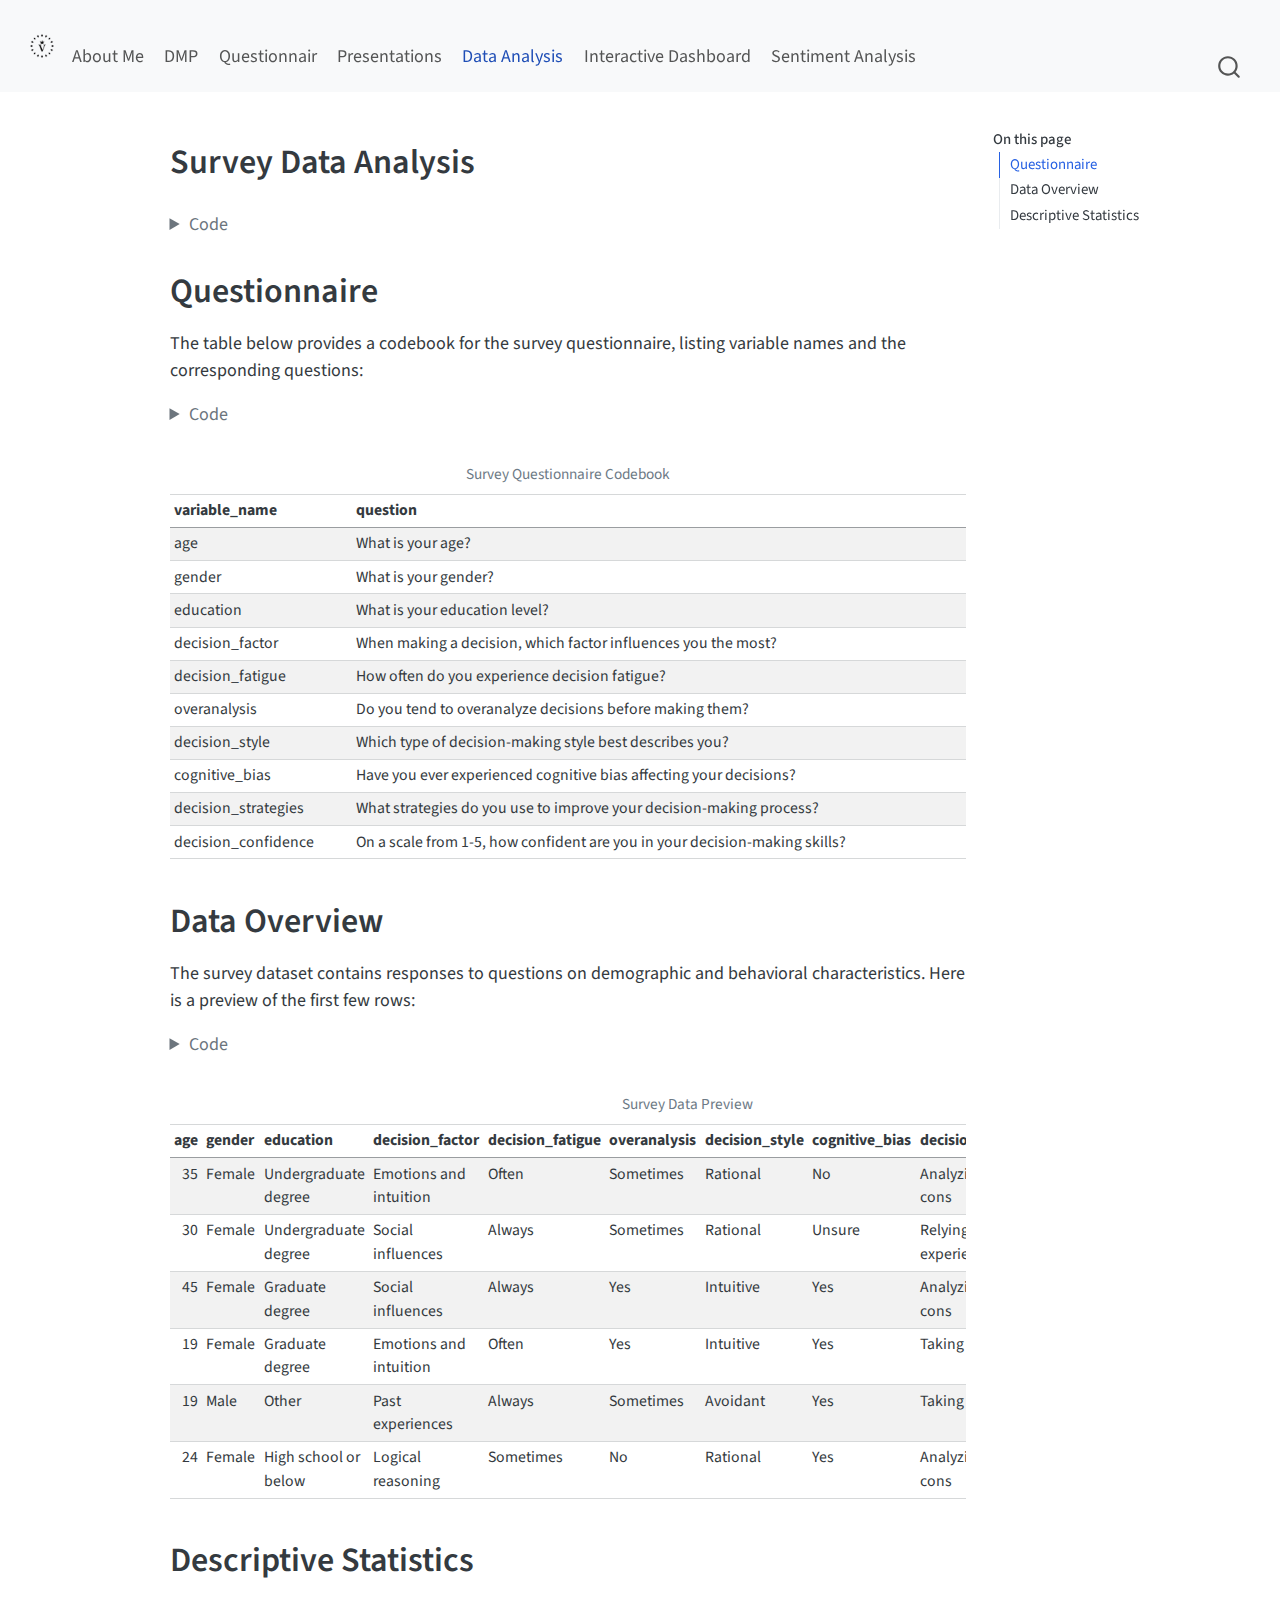
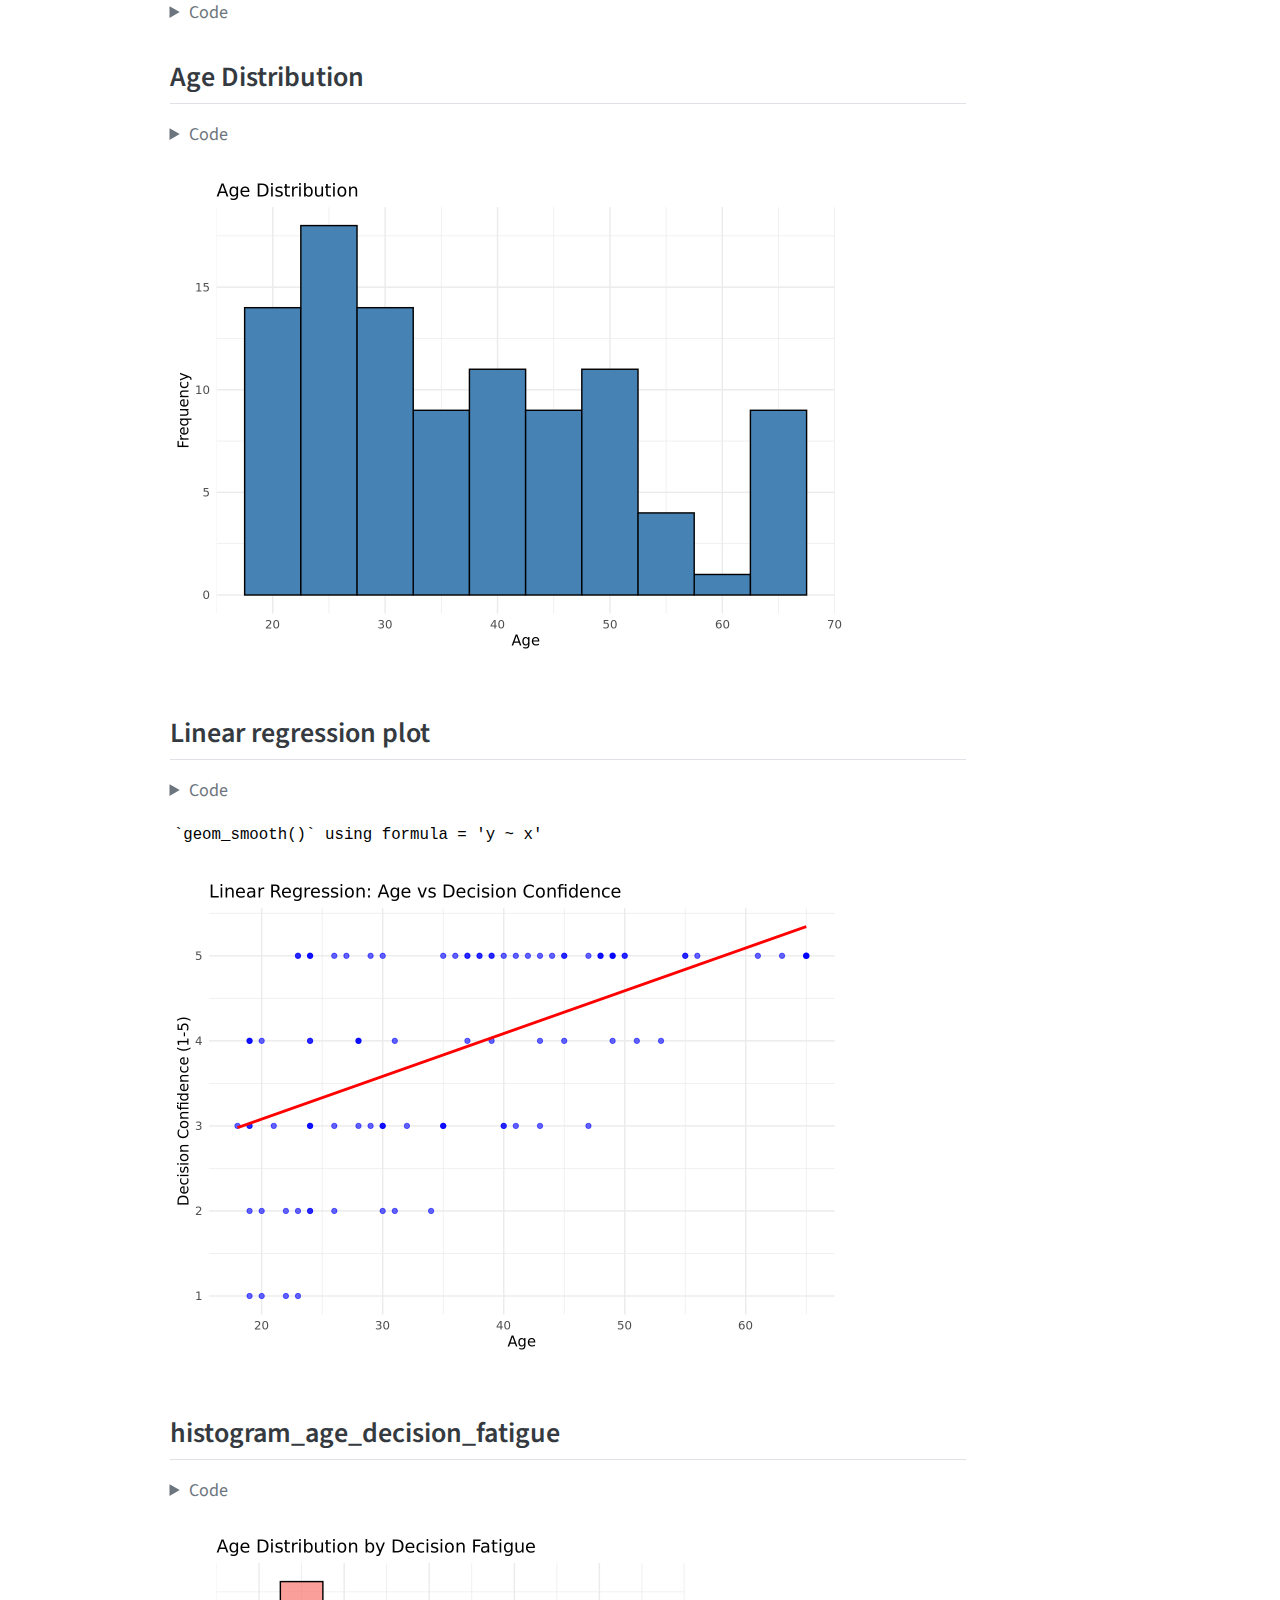
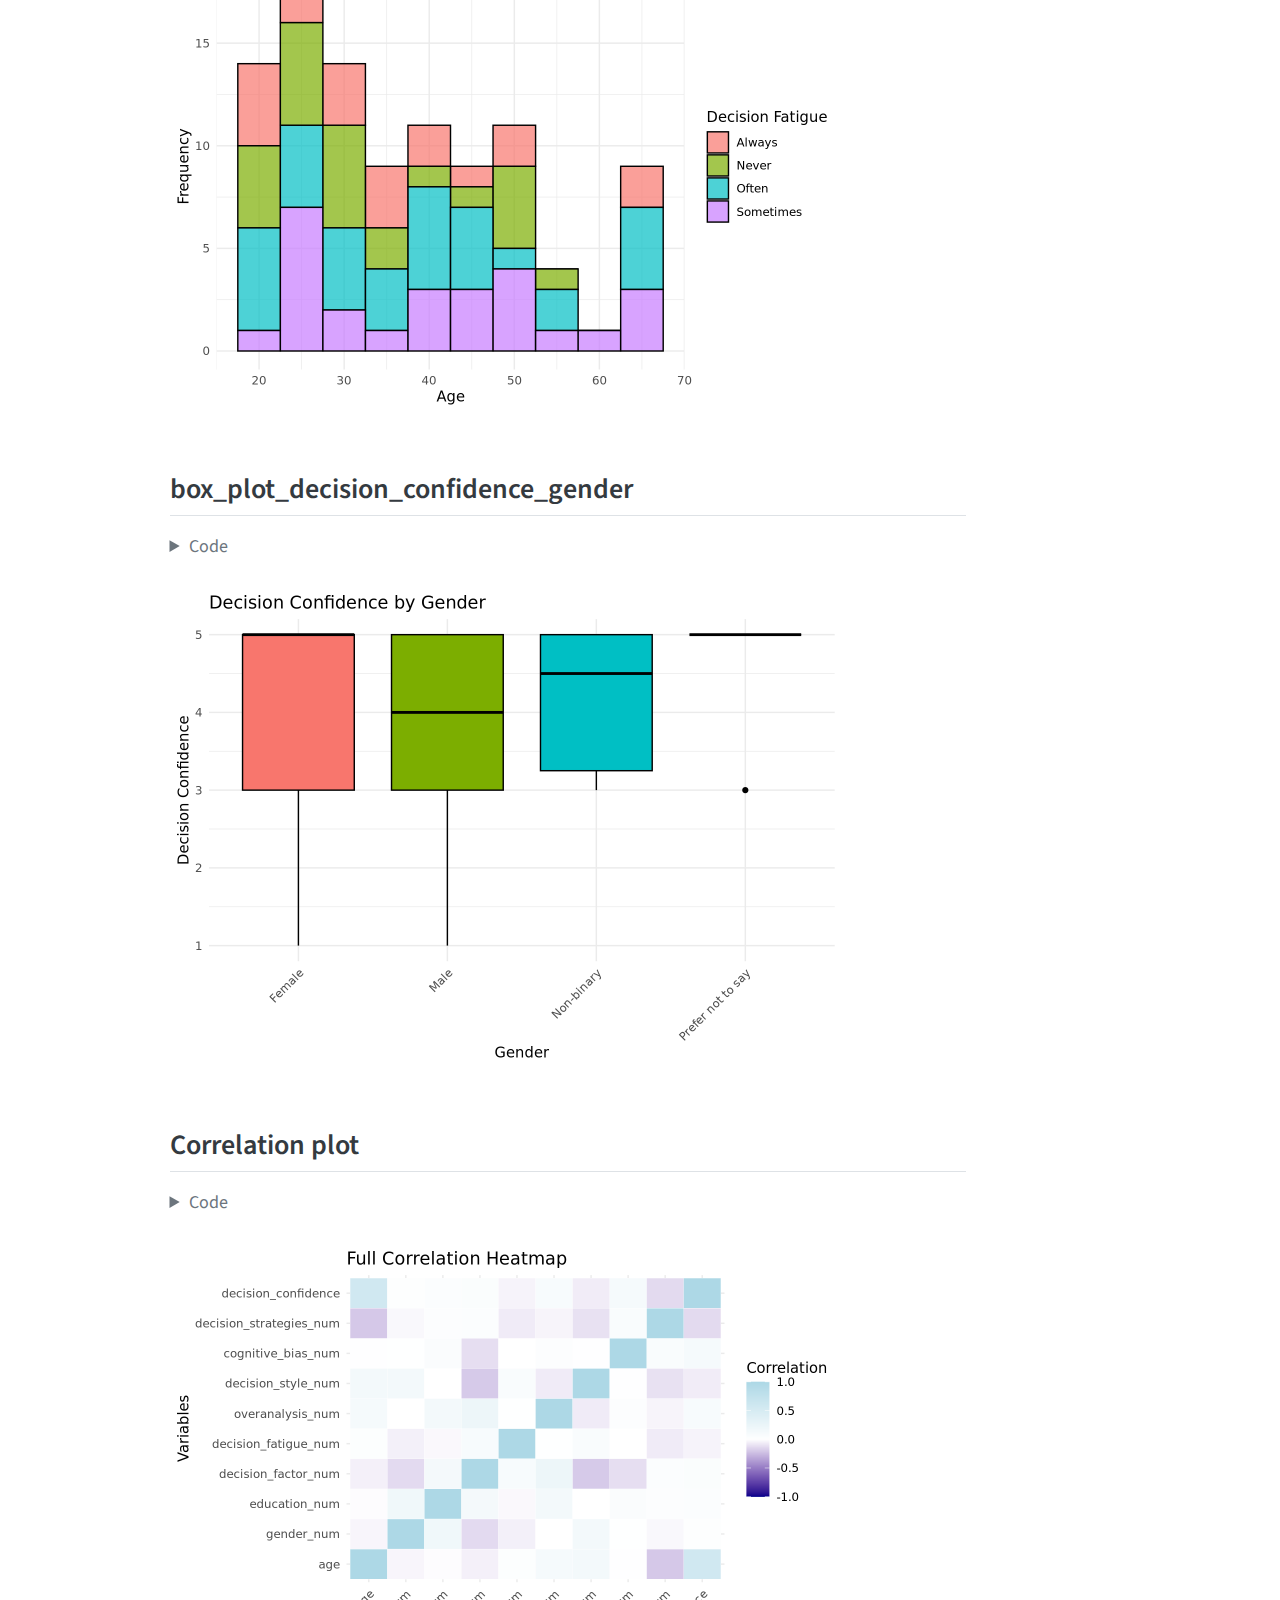
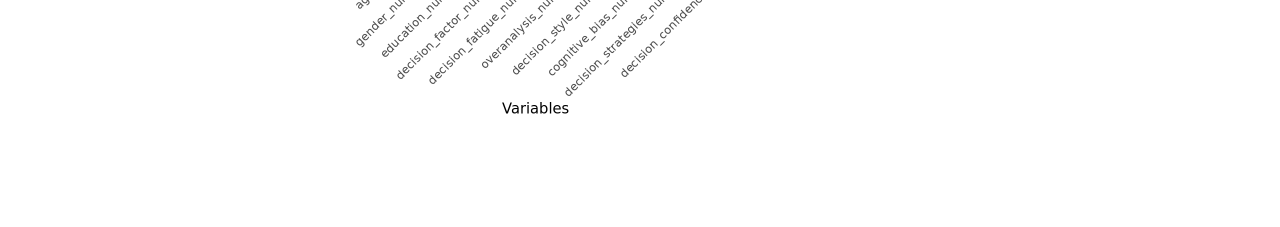
<file: docs/tab-SurveyDataAnalysis/DataAnalysis-index.html>
<!DOCTYPE html>
<html xmlns="http://www.w3.org/1999/xhtml" lang="en" xml:lang="en"><head>

<meta charset="utf-8">
<meta name="generator" content="quarto-1.6.40">

<meta name="viewport" content="width=device-width, initial-scale=1.0, user-scalable=yes">


<title>Survey Data Analysis</title>
<style>
code{white-space: pre-wrap;}
span.smallcaps{font-variant: small-caps;}
div.columns{display: flex; gap: min(4vw, 1.5em);}
div.column{flex: auto; overflow-x: auto;}
div.hanging-indent{margin-left: 1.5em; text-indent: -1.5em;}
ul.task-list{list-style: none;}
ul.task-list li input[type="checkbox"] {
  width: 0.8em;
  margin: 0 0.8em 0.2em -1em; /* quarto-specific, see https://github.com/quarto-dev/quarto-cli/issues/4556 */ 
  vertical-align: middle;
}
/* CSS for syntax highlighting */
pre > code.sourceCode { white-space: pre; position: relative; }
pre > code.sourceCode > span { line-height: 1.25; }
pre > code.sourceCode > span:empty { height: 1.2em; }
.sourceCode { overflow: visible; }
code.sourceCode > span { color: inherit; text-decoration: inherit; }
div.sourceCode { margin: 1em 0; }
pre.sourceCode { margin: 0; }
@media screen {
div.sourceCode { overflow: auto; }
}
@media print {
pre > code.sourceCode { white-space: pre-wrap; }
pre > code.sourceCode > span { display: inline-block; text-indent: -5em; padding-left: 5em; }
}
pre.numberSource code
  { counter-reset: source-line 0; }
pre.numberSource code > span
  { position: relative; left: -4em; counter-increment: source-line; }
pre.numberSource code > span > a:first-child::before
  { content: counter(source-line);
    position: relative; left: -1em; text-align: right; vertical-align: baseline;
    border: none; display: inline-block;
    -webkit-touch-callout: none; -webkit-user-select: none;
    -khtml-user-select: none; -moz-user-select: none;
    -ms-user-select: none; user-select: none;
    padding: 0 4px; width: 4em;
  }
pre.numberSource { margin-left: 3em;  padding-left: 4px; }
div.sourceCode
  {   }
@media screen {
pre > code.sourceCode > span > a:first-child::before { text-decoration: underline; }
}
</style>


<script src="../site_libs/quarto-nav/quarto-nav.js"></script>
<script src="../site_libs/quarto-nav/headroom.min.js"></script>
<script src="../site_libs/clipboard/clipboard.min.js"></script>
<script src="../site_libs/quarto-search/autocomplete.umd.js"></script>
<script src="../site_libs/quarto-search/fuse.min.js"></script>
<script src="../site_libs/quarto-search/quarto-search.js"></script>
<meta name="quarto:offset" content="../">
<script src="../site_libs/quarto-html/quarto.js"></script>
<script src="../site_libs/quarto-html/popper.min.js"></script>
<script src="../site_libs/quarto-html/tippy.umd.min.js"></script>
<script src="../site_libs/quarto-html/anchor.min.js"></script>
<link href="../site_libs/quarto-html/tippy.css" rel="stylesheet">
<link href="../site_libs/quarto-html/quarto-syntax-highlighting-549806ee2085284f45b00abea8c6df48.css" rel="stylesheet" id="quarto-text-highlighting-styles">
<script src="../site_libs/bootstrap/bootstrap.min.js"></script>
<link href="../site_libs/bootstrap/bootstrap-icons.css" rel="stylesheet">
<link href="../site_libs/bootstrap/bootstrap-a263e05d4b056e890162460baa634a0f.min.css" rel="stylesheet" append-hash="true" id="quarto-bootstrap" data-mode="light">
<script id="quarto-search-options" type="application/json">{
  "location": "navbar",
  "copy-button": false,
  "collapse-after": 3,
  "panel-placement": "end",
  "type": "overlay",
  "limit": 50,
  "keyboard-shortcut": [
    "f",
    "/",
    "s"
  ],
  "show-item-context": false,
  "language": {
    "search-no-results-text": "No results",
    "search-matching-documents-text": "matching documents",
    "search-copy-link-title": "Copy link to search",
    "search-hide-matches-text": "Hide additional matches",
    "search-more-match-text": "more match in this document",
    "search-more-matches-text": "more matches in this document",
    "search-clear-button-title": "Clear",
    "search-text-placeholder": "",
    "search-detached-cancel-button-title": "Cancel",
    "search-submit-button-title": "Submit",
    "search-label": "Search"
  }
}</script>
<script src="../site_libs/kePrint-0.0.1/kePrint.js"></script>
<link href="../site_libs/lightable-0.0.1/lightable.css" rel="stylesheet">


<link rel="stylesheet" href="../styles.css">
</head>

<body class="nav-fixed">

<div id="quarto-search-results"></div>
  <header id="quarto-header" class="headroom fixed-top">
    <nav class="navbar navbar-expand-lg " data-bs-theme="dark">
      <div class="navbar-container container-fluid">
      <div class="navbar-brand-container mx-auto">
    <a href="../index.html" class="navbar-brand navbar-brand-logo">
    <img src="../images/logo.png" alt="" class="navbar-logo">
    </a>
  </div>
            <div id="quarto-search" class="" title="Search"></div>
          <button class="navbar-toggler" type="button" data-bs-toggle="collapse" data-bs-target="#navbarCollapse" aria-controls="navbarCollapse" role="menu" aria-expanded="false" aria-label="Toggle navigation" onclick="if (window.quartoToggleHeadroom) { window.quartoToggleHeadroom(); }">
  <span class="navbar-toggler-icon"></span>
</button>
          <div class="collapse navbar-collapse" id="navbarCollapse">
            <ul class="navbar-nav navbar-nav-scroll me-auto">
  <li class="nav-item">
    <a class="nav-link" href="../index.html"> 
<span class="menu-text">About Me</span></a>
  </li>  
  <li class="nav-item">
    <a class="nav-link" href="../tab-one/tab-one-index.html"> 
<span class="menu-text">DMP</span></a>
  </li>  
  <li class="nav-item">
    <a class="nav-link" href="../tab-iframe/iframe-index.html"> 
<span class="menu-text">Questionnair</span></a>
  </li>  
  <li class="nav-item">
    <a class="nav-link" href="../tab-presentation/presentation-index.html"> 
<span class="menu-text">Presentations</span></a>
  </li>  
  <li class="nav-item">
    <a class="nav-link active" href="../tab-SurveyDataAnalysis/DataAnalysis-index.html" aria-current="page"> 
<span class="menu-text">Data Analysis</span></a>
  </li>  
  <li class="nav-item">
    <a class="nav-link" href="../tab-dashboard/interactive-index.html"> 
<span class="menu-text">Interactive Dashboard</span></a>
  </li>  
  <li class="nav-item">
    <a class="nav-link" href="../tab-sentiment/analysis-index.html"> 
<span class="menu-text">Sentiment Analysis</span></a>
  </li>  
</ul>
          </div> <!-- /navcollapse -->
            <div class="quarto-navbar-tools">
</div>
      </div> <!-- /container-fluid -->
    </nav>
</header>
<!-- content -->
<div id="quarto-content" class="quarto-container page-columns page-rows-contents page-layout-article page-navbar">
<!-- sidebar -->
<!-- margin-sidebar -->
    <div id="quarto-margin-sidebar" class="sidebar margin-sidebar">
        <nav id="TOC" role="doc-toc" class="toc-active">
    <h2 id="toc-title">On this page</h2>
   
  <ul>
  <li><a href="#questionnaire" id="toc-questionnaire" class="nav-link active" data-scroll-target="#questionnaire">Questionnaire</a></li>
  <li><a href="#data-overview" id="toc-data-overview" class="nav-link" data-scroll-target="#data-overview">Data Overview</a></li>
  <li><a href="#descriptive-statistics" id="toc-descriptive-statistics" class="nav-link" data-scroll-target="#descriptive-statistics">Descriptive Statistics</a>
  <ul class="collapse">
  <li><a href="#age-distribution" id="toc-age-distribution" class="nav-link" data-scroll-target="#age-distribution">Age Distribution</a></li>
  <li><a href="#linear-regression-plot" id="toc-linear-regression-plot" class="nav-link" data-scroll-target="#linear-regression-plot">Linear regression plot</a></li>
  <li><a href="#histogram_age_decision_fatigue" id="toc-histogram_age_decision_fatigue" class="nav-link" data-scroll-target="#histogram_age_decision_fatigue">histogram_age_decision_fatigue</a></li>
  <li><a href="#box_plot_decision_confidence_gender" id="toc-box_plot_decision_confidence_gender" class="nav-link" data-scroll-target="#box_plot_decision_confidence_gender">box_plot_decision_confidence_gender</a></li>
  <li><a href="#correlation-plot" id="toc-correlation-plot" class="nav-link" data-scroll-target="#correlation-plot">Correlation plot</a></li>
  </ul></li>
  </ul>
</nav>
    </div>
<!-- main -->
<main class="content" id="quarto-document-content">

<header id="title-block-header" class="quarto-title-block default">
<div class="quarto-title">
<h1 class="title">Survey Data Analysis</h1>
</div>



<div class="quarto-title-meta">

    
  
    
  </div>
  


</header>


<div class="cell">
<details class="code-fold">
<summary>Code</summary>
<div class="sourceCode cell-code" id="cb1"><pre class="sourceCode r code-with-copy"><code class="sourceCode r"><span id="cb1-1"><a href="#cb1-1" aria-hidden="true" tabindex="-1"></a><span class="co"># Create data tables</span></span>
<span id="cb1-2"><a href="#cb1-2" aria-hidden="true" tabindex="-1"></a><span class="co"># Create Codebook</span></span>
<span id="cb1-3"><a href="#cb1-3" aria-hidden="true" tabindex="-1"></a><span class="fu">library</span>(tibble)</span>
<span id="cb1-4"><a href="#cb1-4" aria-hidden="true" tabindex="-1"></a><span class="fu">library</span>(dplyr)</span>
<span id="cb1-5"><a href="#cb1-5" aria-hidden="true" tabindex="-1"></a><span class="fu">library</span>(lubridate)</span>
<span id="cb1-6"><a href="#cb1-6" aria-hidden="true" tabindex="-1"></a><span class="fu">library</span>(forcats)</span>
<span id="cb1-7"><a href="#cb1-7" aria-hidden="true" tabindex="-1"></a><span class="fu">library</span>(knitr)</span>
<span id="cb1-8"><a href="#cb1-8" aria-hidden="true" tabindex="-1"></a><span class="fu">library</span>(kableExtra)</span>
<span id="cb1-9"><a href="#cb1-9" aria-hidden="true" tabindex="-1"></a><span class="fu">library</span>(ggplot2)</span>
<span id="cb1-10"><a href="#cb1-10" aria-hidden="true" tabindex="-1"></a><span class="fu">library</span>(reshape2)</span>
<span id="cb1-11"><a href="#cb1-11" aria-hidden="true" tabindex="-1"></a></span>
<span id="cb1-12"><a href="#cb1-12" aria-hidden="true" tabindex="-1"></a><span class="co"># Create Codebook</span></span>
<span id="cb1-13"><a href="#cb1-13" aria-hidden="true" tabindex="-1"></a>codebook <span class="ot">&lt;-</span> <span class="fu">tibble</span>(</span>
<span id="cb1-14"><a href="#cb1-14" aria-hidden="true" tabindex="-1"></a>  <span class="at">variable_name =</span> <span class="fu">c</span>(<span class="st">"age"</span>, <span class="st">"gender"</span>, <span class="st">"education"</span>, <span class="st">"decision_factor"</span>, <span class="st">"decision_fatigue"</span>, <span class="st">"overanalysis"</span>, <span class="st">"decision_style"</span>, <span class="st">"cognitive_bias"</span>, <span class="st">"decision_strategies"</span>, <span class="st">"decision_confidence"</span>),</span>
<span id="cb1-15"><a href="#cb1-15" aria-hidden="true" tabindex="-1"></a>  <span class="at">question =</span> <span class="fu">c</span>(</span>
<span id="cb1-16"><a href="#cb1-16" aria-hidden="true" tabindex="-1"></a>    <span class="st">"What is your age?"</span>,</span>
<span id="cb1-17"><a href="#cb1-17" aria-hidden="true" tabindex="-1"></a>    <span class="st">"What is your gender?"</span>,</span>
<span id="cb1-18"><a href="#cb1-18" aria-hidden="true" tabindex="-1"></a>    <span class="st">"What is your education level?"</span>,</span>
<span id="cb1-19"><a href="#cb1-19" aria-hidden="true" tabindex="-1"></a>    <span class="st">"When making a decision, which factor influences you the most?"</span>,</span>
<span id="cb1-20"><a href="#cb1-20" aria-hidden="true" tabindex="-1"></a>    <span class="st">"How often do you experience decision fatigue?"</span>,</span>
<span id="cb1-21"><a href="#cb1-21" aria-hidden="true" tabindex="-1"></a>    <span class="st">"Do you tend to overanalyze decisions before making them?"</span>,</span>
<span id="cb1-22"><a href="#cb1-22" aria-hidden="true" tabindex="-1"></a>    <span class="st">"Which type of decision-making style best describes you?"</span>,</span>
<span id="cb1-23"><a href="#cb1-23" aria-hidden="true" tabindex="-1"></a>    <span class="st">"Have you ever experienced cognitive bias affecting your decisions?"</span>,</span>
<span id="cb1-24"><a href="#cb1-24" aria-hidden="true" tabindex="-1"></a>    <span class="st">"What strategies do you use to improve your decision-making process?"</span>,</span>
<span id="cb1-25"><a href="#cb1-25" aria-hidden="true" tabindex="-1"></a>    <span class="st">"On a scale from 1-5, how confident are you in your decision-making skills?"</span></span>
<span id="cb1-26"><a href="#cb1-26" aria-hidden="true" tabindex="-1"></a>  )</span>
<span id="cb1-27"><a href="#cb1-27" aria-hidden="true" tabindex="-1"></a>)</span>
<span id="cb1-28"><a href="#cb1-28" aria-hidden="true" tabindex="-1"></a></span>
<span id="cb1-29"><a href="#cb1-29" aria-hidden="true" tabindex="-1"></a><span class="co"># Generate a synthetic dataset with skewed probabilities</span></span>
<span id="cb1-30"><a href="#cb1-30" aria-hidden="true" tabindex="-1"></a><span class="fu">set.seed</span>(<span class="dv">123</span>)</span>
<span id="cb1-31"><a href="#cb1-31" aria-hidden="true" tabindex="-1"></a>n <span class="ot">&lt;-</span> <span class="dv">100</span></span>
<span id="cb1-32"><a href="#cb1-32" aria-hidden="true" tabindex="-1"></a></span>
<span id="cb1-33"><a href="#cb1-33" aria-hidden="true" tabindex="-1"></a><span class="co"># Skewed age distribution (older individuals more common)</span></span>
<span id="cb1-34"><a href="#cb1-34" aria-hidden="true" tabindex="-1"></a>age <span class="ot">&lt;-</span> <span class="fu">round</span>(<span class="fu">rexp</span>(n, <span class="at">rate =</span> <span class="fl">0.05</span>) <span class="sc">+</span> <span class="dv">18</span>)  <span class="co"># Skewed towards older ages</span></span>
<span id="cb1-35"><a href="#cb1-35" aria-hidden="true" tabindex="-1"></a>age <span class="ot">&lt;-</span> <span class="fu">pmin</span>(age, <span class="dv">65</span>)  <span class="co"># Cap at 65</span></span>
<span id="cb1-36"><a href="#cb1-36" aria-hidden="true" tabindex="-1"></a></span>
<span id="cb1-37"><a href="#cb1-37" aria-hidden="true" tabindex="-1"></a><span class="co"># Gender distribution (balanced)</span></span>
<span id="cb1-38"><a href="#cb1-38" aria-hidden="true" tabindex="-1"></a>gender <span class="ot">&lt;-</span> <span class="fu">sample</span>(<span class="fu">c</span>(<span class="st">"Male"</span>, <span class="st">"Female"</span>, <span class="st">"Non-binary"</span>, <span class="st">"Prefer not to say"</span>), n, <span class="at">replace =</span> <span class="cn">TRUE</span>, <span class="at">prob =</span> <span class="fu">c</span>(<span class="fl">0.45</span>, <span class="fl">0.45</span>, <span class="fl">0.05</span>, <span class="fl">0.05</span>))</span>
<span id="cb1-39"><a href="#cb1-39" aria-hidden="true" tabindex="-1"></a></span>
<span id="cb1-40"><a href="#cb1-40" aria-hidden="true" tabindex="-1"></a><span class="co"># Education levels (higher education more common in older individuals)</span></span>
<span id="cb1-41"><a href="#cb1-41" aria-hidden="true" tabindex="-1"></a>education <span class="ot">&lt;-</span> <span class="fu">sample</span>(<span class="fu">c</span>(<span class="st">"High school or below"</span>, <span class="st">"Undergraduate degree"</span>, <span class="st">"Graduate degree"</span>, <span class="st">"Other"</span>), n, <span class="at">replace =</span> <span class="cn">TRUE</span>, <span class="at">prob =</span> <span class="fu">c</span>(<span class="fl">0.3</span>, <span class="fl">0.4</span>, <span class="fl">0.25</span>, <span class="fl">0.05</span>))</span>
<span id="cb1-42"><a href="#cb1-42" aria-hidden="true" tabindex="-1"></a></span>
<span id="cb1-43"><a href="#cb1-43" aria-hidden="true" tabindex="-1"></a><span class="co"># Decision factor (older individuals favor logical reasoning)</span></span>
<span id="cb1-44"><a href="#cb1-44" aria-hidden="true" tabindex="-1"></a>decision_factor <span class="ot">&lt;-</span> <span class="fu">sample</span>(<span class="fu">c</span>(<span class="st">"Logical reasoning"</span>, <span class="st">"Emotions and intuition"</span>, <span class="st">"Social influences"</span>, <span class="st">"Past experiences"</span>), n, <span class="at">replace =</span> <span class="cn">TRUE</span>, <span class="at">prob =</span> <span class="fu">c</span>(<span class="fl">0.4</span>, <span class="fl">0.2</span>, <span class="fl">0.2</span>, <span class="fl">0.2</span>))</span>
<span id="cb1-45"><a href="#cb1-45" aria-hidden="true" tabindex="-1"></a></span>
<span id="cb1-46"><a href="#cb1-46" aria-hidden="true" tabindex="-1"></a><span class="co"># Decision fatigue (correlated with age: older individuals experience more fatigue)</span></span>
<span id="cb1-47"><a href="#cb1-47" aria-hidden="true" tabindex="-1"></a>decision_fatigue_probs <span class="ot">&lt;-</span> <span class="fu">pmin</span>((age <span class="sc">-</span> <span class="dv">18</span>) <span class="sc">/</span> <span class="dv">65</span>, <span class="dv">1</span>)</span>
<span id="cb1-48"><a href="#cb1-48" aria-hidden="true" tabindex="-1"></a>decision_fatigue <span class="ot">&lt;-</span> <span class="fu">sample</span>(<span class="fu">c</span>(<span class="st">"Never"</span>, <span class="st">"Sometimes"</span>, <span class="st">"Often"</span>, <span class="st">"Always"</span>), n, <span class="at">replace =</span> <span class="cn">TRUE</span>, <span class="at">prob =</span> <span class="fu">c</span>(<span class="fl">0.2</span>, <span class="fl">0.3</span>, <span class="fl">0.3</span>, <span class="fl">0.2</span>))</span>
<span id="cb1-49"><a href="#cb1-49" aria-hidden="true" tabindex="-1"></a></span>
<span id="cb1-50"><a href="#cb1-50" aria-hidden="true" tabindex="-1"></a><span class="co"># Overanalysis (more likely for those with graduate degrees)</span></span>
<span id="cb1-51"><a href="#cb1-51" aria-hidden="true" tabindex="-1"></a>overanalysis <span class="ot">&lt;-</span> <span class="fu">sample</span>(<span class="fu">c</span>(<span class="st">"Yes"</span>, <span class="st">"No"</span>, <span class="st">"Sometimes"</span>), n, <span class="at">replace =</span> <span class="cn">TRUE</span>, <span class="at">prob =</span> <span class="fu">c</span>(<span class="fl">0.3</span>, <span class="fl">0.4</span>, <span class="fl">0.3</span>))</span>
<span id="cb1-52"><a href="#cb1-52" aria-hidden="true" tabindex="-1"></a></span>
<span id="cb1-53"><a href="#cb1-53" aria-hidden="true" tabindex="-1"></a><span class="co"># Decision style (randomly distributed)</span></span>
<span id="cb1-54"><a href="#cb1-54" aria-hidden="true" tabindex="-1"></a>decision_style <span class="ot">&lt;-</span> <span class="fu">sample</span>(<span class="fu">c</span>(<span class="st">"Rational"</span>, <span class="st">"Intuitive"</span>, <span class="st">"Dependent"</span>, <span class="st">"Avoidant"</span>), n, <span class="at">replace =</span> <span class="cn">TRUE</span>, <span class="at">prob =</span> <span class="fu">c</span>(<span class="fl">0.35</span>, <span class="fl">0.25</span>, <span class="fl">0.2</span>, <span class="fl">0.2</span>))</span>
<span id="cb1-55"><a href="#cb1-55" aria-hidden="true" tabindex="-1"></a></span>
<span id="cb1-56"><a href="#cb1-56" aria-hidden="true" tabindex="-1"></a><span class="co"># Cognitive bias (slightly more common in younger individuals)</span></span>
<span id="cb1-57"><a href="#cb1-57" aria-hidden="true" tabindex="-1"></a>cognitive_bias <span class="ot">&lt;-</span> <span class="fu">sample</span>(<span class="fu">c</span>(<span class="st">"Yes"</span>, <span class="st">"No"</span>, <span class="st">"Unsure"</span>), n, <span class="at">replace =</span> <span class="cn">TRUE</span>, <span class="at">prob =</span> <span class="fu">c</span>(<span class="fl">0.5</span>, <span class="fl">0.3</span>, <span class="fl">0.2</span>))</span>
<span id="cb1-58"><a href="#cb1-58" aria-hidden="true" tabindex="-1"></a></span>
<span id="cb1-59"><a href="#cb1-59" aria-hidden="true" tabindex="-1"></a><span class="co"># Decision strategies (randomly distributed)</span></span>
<span id="cb1-60"><a href="#cb1-60" aria-hidden="true" tabindex="-1"></a>decision_strategies <span class="ot">&lt;-</span> <span class="fu">sample</span>(<span class="fu">c</span>(<span class="st">"Seeking advice"</span>, <span class="st">"Analyzing pros and cons"</span>, <span class="st">"Taking time"</span>, <span class="st">"Relying on past experiences"</span>), n, <span class="at">replace =</span> <span class="cn">TRUE</span>)</span>
<span id="cb1-61"><a href="#cb1-61" aria-hidden="true" tabindex="-1"></a></span>
<span id="cb1-62"><a href="#cb1-62" aria-hidden="true" tabindex="-1"></a><span class="co"># Decision confidence (higher age → slightly higher confidence)</span></span>
<span id="cb1-63"><a href="#cb1-63" aria-hidden="true" tabindex="-1"></a>decision_confidence <span class="ot">&lt;-</span> <span class="fu">pmin</span>((age <span class="sc">-</span> <span class="dv">18</span>) <span class="sc">%/%</span> <span class="dv">10</span> <span class="sc">+</span> <span class="fu">sample</span>(<span class="dv">1</span><span class="sc">:</span><span class="dv">5</span>, n, <span class="at">replace =</span> <span class="cn">TRUE</span>), <span class="dv">5</span>)</span>
<span id="cb1-64"><a href="#cb1-64" aria-hidden="true" tabindex="-1"></a></span>
<span id="cb1-65"><a href="#cb1-65" aria-hidden="true" tabindex="-1"></a><span class="co"># Create DataFrame</span></span>
<span id="cb1-66"><a href="#cb1-66" aria-hidden="true" tabindex="-1"></a>data <span class="ot">&lt;-</span> <span class="fu">tibble</span>(</span>
<span id="cb1-67"><a href="#cb1-67" aria-hidden="true" tabindex="-1"></a>    <span class="at">age =</span> age,</span>
<span id="cb1-68"><a href="#cb1-68" aria-hidden="true" tabindex="-1"></a>    <span class="at">gender =</span> gender,</span>
<span id="cb1-69"><a href="#cb1-69" aria-hidden="true" tabindex="-1"></a>    <span class="at">education =</span> education,</span>
<span id="cb1-70"><a href="#cb1-70" aria-hidden="true" tabindex="-1"></a>    <span class="at">decision_factor =</span> decision_factor,</span>
<span id="cb1-71"><a href="#cb1-71" aria-hidden="true" tabindex="-1"></a>    <span class="at">decision_fatigue =</span> decision_fatigue,</span>
<span id="cb1-72"><a href="#cb1-72" aria-hidden="true" tabindex="-1"></a>    <span class="at">overanalysis =</span> overanalysis,</span>
<span id="cb1-73"><a href="#cb1-73" aria-hidden="true" tabindex="-1"></a>    <span class="at">decision_style =</span> decision_style,</span>
<span id="cb1-74"><a href="#cb1-74" aria-hidden="true" tabindex="-1"></a>    <span class="at">cognitive_bias =</span> cognitive_bias,</span>
<span id="cb1-75"><a href="#cb1-75" aria-hidden="true" tabindex="-1"></a>    <span class="at">decision_strategies =</span> decision_strategies,</span>
<span id="cb1-76"><a href="#cb1-76" aria-hidden="true" tabindex="-1"></a>    <span class="at">decision_confidence =</span> decision_confidence</span>
<span id="cb1-77"><a href="#cb1-77" aria-hidden="true" tabindex="-1"></a>)</span></code><button title="Copy to Clipboard" class="code-copy-button"><i class="bi"></i></button></pre></div>
</details>
</div>
<section id="questionnaire" class="level1">
<h1>Questionnaire</h1>
<p>The table below provides a codebook for the survey questionnaire, listing variable names and the corresponding questions:</p>
<div class="cell">
<details class="code-fold">
<summary>Code</summary>
<div class="sourceCode cell-code" id="cb2"><pre class="sourceCode r code-with-copy"><code class="sourceCode r"><span id="cb2-1"><a href="#cb2-1" aria-hidden="true" tabindex="-1"></a>codebook <span class="sc">|&gt;</span></span>
<span id="cb2-2"><a href="#cb2-2" aria-hidden="true" tabindex="-1"></a>  <span class="fu">kable</span>(<span class="at">caption =</span> <span class="st">"Survey Questionnaire Codebook"</span>) <span class="sc">%&gt;%</span></span>
<span id="cb2-3"><a href="#cb2-3" aria-hidden="true" tabindex="-1"></a>  <span class="fu">kable_styling</span>(<span class="at">bootstrap_options =</span> <span class="fu">c</span>(<span class="st">"striped"</span>, <span class="st">"hover"</span>), <span class="at">full_width =</span> <span class="cn">FALSE</span>)</span></code><button title="Copy to Clipboard" class="code-copy-button"><i class="bi"></i></button></pre></div>
</details>
<div class="cell-output-display">
<table class="table table-striped table-hover caption-top table-sm small" data-quarto-postprocess="true">
<caption>Survey Questionnaire Codebook</caption>
<thead>
<tr class="header">
<th style="text-align: left;" data-quarto-table-cell-role="th">variable_name</th>
<th style="text-align: left;" data-quarto-table-cell-role="th">question</th>
</tr>
</thead>
<tbody>
<tr class="odd">
<td style="text-align: left;">age</td>
<td style="text-align: left;">What is your age?</td>
</tr>
<tr class="even">
<td style="text-align: left;">gender</td>
<td style="text-align: left;">What is your gender?</td>
</tr>
<tr class="odd">
<td style="text-align: left;">education</td>
<td style="text-align: left;">What is your education level?</td>
</tr>
<tr class="even">
<td style="text-align: left;">decision_factor</td>
<td style="text-align: left;">When making a decision, which factor influences you the most?</td>
</tr>
<tr class="odd">
<td style="text-align: left;">decision_fatigue</td>
<td style="text-align: left;">How often do you experience decision fatigue?</td>
</tr>
<tr class="even">
<td style="text-align: left;">overanalysis</td>
<td style="text-align: left;">Do you tend to overanalyze decisions before making them?</td>
</tr>
<tr class="odd">
<td style="text-align: left;">decision_style</td>
<td style="text-align: left;">Which type of decision-making style best describes you?</td>
</tr>
<tr class="even">
<td style="text-align: left;">cognitive_bias</td>
<td style="text-align: left;">Have you ever experienced cognitive bias affecting your decisions?</td>
</tr>
<tr class="odd">
<td style="text-align: left;">decision_strategies</td>
<td style="text-align: left;">What strategies do you use to improve your decision-making process?</td>
</tr>
<tr class="even">
<td style="text-align: left;">decision_confidence</td>
<td style="text-align: left;">On a scale from 1-5, how confident are you in your decision-making skills?</td>
</tr>
</tbody>
</table>


</div>
</div>
</section>
<section id="data-overview" class="level1">
<h1>Data Overview</h1>
<p>The survey dataset contains responses to questions on demographic and behavioral characteristics. Here is a preview of the first few rows:</p>
<div class="cell">
<details class="code-fold">
<summary>Code</summary>
<div class="sourceCode cell-code" id="cb3"><pre class="sourceCode r code-with-copy"><code class="sourceCode r"><span id="cb3-1"><a href="#cb3-1" aria-hidden="true" tabindex="-1"></a>data <span class="sc">|&gt;</span> </span>
<span id="cb3-2"><a href="#cb3-2" aria-hidden="true" tabindex="-1"></a>  <span class="fu">head</span>() <span class="sc">|&gt;</span> </span>
<span id="cb3-3"><a href="#cb3-3" aria-hidden="true" tabindex="-1"></a>  <span class="fu">kable</span>(<span class="at">caption =</span> <span class="st">"Survey Data Preview"</span>) <span class="sc">|&gt;</span> </span>
<span id="cb3-4"><a href="#cb3-4" aria-hidden="true" tabindex="-1"></a>  <span class="fu">kable_styling</span>(<span class="at">bootstrap_options =</span> <span class="fu">c</span>(<span class="st">"striped"</span>, <span class="st">"hover"</span>), <span class="at">full_width =</span> <span class="cn">FALSE</span>)</span></code><button title="Copy to Clipboard" class="code-copy-button"><i class="bi"></i></button></pre></div>
</details>
<div class="cell-output-display">
<table class="table table-striped table-hover caption-top table-sm small" data-quarto-postprocess="true">
<caption>Survey Data Preview</caption>
<thead>
<tr class="header">
<th style="text-align: right;" data-quarto-table-cell-role="th">age</th>
<th style="text-align: left;" data-quarto-table-cell-role="th">gender</th>
<th style="text-align: left;" data-quarto-table-cell-role="th">education</th>
<th style="text-align: left;" data-quarto-table-cell-role="th">decision_factor</th>
<th style="text-align: left;" data-quarto-table-cell-role="th">decision_fatigue</th>
<th style="text-align: left;" data-quarto-table-cell-role="th">overanalysis</th>
<th style="text-align: left;" data-quarto-table-cell-role="th">decision_style</th>
<th style="text-align: left;" data-quarto-table-cell-role="th">cognitive_bias</th>
<th style="text-align: left;" data-quarto-table-cell-role="th">decision_strategies</th>
<th style="text-align: right;" data-quarto-table-cell-role="th">decision_confidence</th>
</tr>
</thead>
<tbody>
<tr class="odd">
<td style="text-align: right;">35</td>
<td style="text-align: left;">Female</td>
<td style="text-align: left;">Undergraduate degree</td>
<td style="text-align: left;">Emotions and intuition</td>
<td style="text-align: left;">Often</td>
<td style="text-align: left;">Sometimes</td>
<td style="text-align: left;">Rational</td>
<td style="text-align: left;">No</td>
<td style="text-align: left;">Analyzing pros and cons</td>
<td style="text-align: right;">3</td>
</tr>
<tr class="even">
<td style="text-align: right;">30</td>
<td style="text-align: left;">Female</td>
<td style="text-align: left;">Undergraduate degree</td>
<td style="text-align: left;">Social influences</td>
<td style="text-align: left;">Always</td>
<td style="text-align: left;">Sometimes</td>
<td style="text-align: left;">Rational</td>
<td style="text-align: left;">Unsure</td>
<td style="text-align: left;">Relying on past experiences</td>
<td style="text-align: right;">2</td>
</tr>
<tr class="odd">
<td style="text-align: right;">45</td>
<td style="text-align: left;">Female</td>
<td style="text-align: left;">Graduate degree</td>
<td style="text-align: left;">Social influences</td>
<td style="text-align: left;">Always</td>
<td style="text-align: left;">Yes</td>
<td style="text-align: left;">Intuitive</td>
<td style="text-align: left;">Yes</td>
<td style="text-align: left;">Analyzing pros and cons</td>
<td style="text-align: right;">5</td>
</tr>
<tr class="even">
<td style="text-align: right;">19</td>
<td style="text-align: left;">Female</td>
<td style="text-align: left;">Graduate degree</td>
<td style="text-align: left;">Emotions and intuition</td>
<td style="text-align: left;">Often</td>
<td style="text-align: left;">Yes</td>
<td style="text-align: left;">Intuitive</td>
<td style="text-align: left;">Yes</td>
<td style="text-align: left;">Taking time</td>
<td style="text-align: right;">3</td>
</tr>
<tr class="odd">
<td style="text-align: right;">19</td>
<td style="text-align: left;">Male</td>
<td style="text-align: left;">Other</td>
<td style="text-align: left;">Past experiences</td>
<td style="text-align: left;">Always</td>
<td style="text-align: left;">Sometimes</td>
<td style="text-align: left;">Avoidant</td>
<td style="text-align: left;">Yes</td>
<td style="text-align: left;">Taking time</td>
<td style="text-align: right;">4</td>
</tr>
<tr class="even">
<td style="text-align: right;">24</td>
<td style="text-align: left;">Female</td>
<td style="text-align: left;">High school or below</td>
<td style="text-align: left;">Logical reasoning</td>
<td style="text-align: left;">Sometimes</td>
<td style="text-align: left;">No</td>
<td style="text-align: left;">Rational</td>
<td style="text-align: left;">Yes</td>
<td style="text-align: left;">Analyzing pros and cons</td>
<td style="text-align: right;">2</td>
</tr>
</tbody>
</table>


</div>
</div>
</section>
<section id="descriptive-statistics" class="level1">
<h1>Descriptive Statistics</h1>
<div class="cell">
<details class="code-fold">
<summary>Code</summary>
<div class="sourceCode cell-code" id="cb4"><pre class="sourceCode r code-with-copy"><code class="sourceCode r"><span id="cb4-1"><a href="#cb4-1" aria-hidden="true" tabindex="-1"></a><span class="co"># Encode categorical variables into numeric</span></span>
<span id="cb4-2"><a href="#cb4-2" aria-hidden="true" tabindex="-1"></a>encoded_data <span class="ot">&lt;-</span> data <span class="sc">%&gt;%</span></span>
<span id="cb4-3"><a href="#cb4-3" aria-hidden="true" tabindex="-1"></a>  <span class="fu">mutate</span>(</span>
<span id="cb4-4"><a href="#cb4-4" aria-hidden="true" tabindex="-1"></a>    <span class="at">gender_num =</span> <span class="fu">as.numeric</span>(<span class="fu">factor</span>(gender)),</span>
<span id="cb4-5"><a href="#cb4-5" aria-hidden="true" tabindex="-1"></a>    <span class="at">education_num =</span> <span class="fu">as.numeric</span>(<span class="fu">factor</span>(education)),</span>
<span id="cb4-6"><a href="#cb4-6" aria-hidden="true" tabindex="-1"></a>    <span class="at">decision_factor_num =</span> <span class="fu">as.numeric</span>(<span class="fu">factor</span>(decision_factor)),</span>
<span id="cb4-7"><a href="#cb4-7" aria-hidden="true" tabindex="-1"></a>    <span class="at">decision_fatigue_num =</span> <span class="fu">as.numeric</span>(<span class="fu">factor</span>(decision_fatigue, <span class="at">levels =</span> <span class="fu">c</span>(<span class="st">"Never"</span>, <span class="st">"Sometimes"</span>, <span class="st">"Often"</span>, <span class="st">"Always"</span>))),</span>
<span id="cb4-8"><a href="#cb4-8" aria-hidden="true" tabindex="-1"></a>    <span class="at">overanalysis_num =</span> <span class="fu">as.numeric</span>(<span class="fu">factor</span>(overanalysis)),</span>
<span id="cb4-9"><a href="#cb4-9" aria-hidden="true" tabindex="-1"></a>    <span class="at">decision_style_num =</span> <span class="fu">as.numeric</span>(<span class="fu">factor</span>(decision_style)),</span>
<span id="cb4-10"><a href="#cb4-10" aria-hidden="true" tabindex="-1"></a>    <span class="at">cognitive_bias_num =</span> <span class="fu">as.numeric</span>(<span class="fu">factor</span>(cognitive_bias)),</span>
<span id="cb4-11"><a href="#cb4-11" aria-hidden="true" tabindex="-1"></a>    <span class="at">decision_strategies_num =</span> <span class="fu">as.numeric</span>(<span class="fu">factor</span>(decision_strategies))</span>
<span id="cb4-12"><a href="#cb4-12" aria-hidden="true" tabindex="-1"></a>  ) <span class="sc">%&gt;%</span></span>
<span id="cb4-13"><a href="#cb4-13" aria-hidden="true" tabindex="-1"></a>  <span class="fu">select</span>(</span>
<span id="cb4-14"><a href="#cb4-14" aria-hidden="true" tabindex="-1"></a>    age,</span>
<span id="cb4-15"><a href="#cb4-15" aria-hidden="true" tabindex="-1"></a>    gender_num,</span>
<span id="cb4-16"><a href="#cb4-16" aria-hidden="true" tabindex="-1"></a>    education_num,</span>
<span id="cb4-17"><a href="#cb4-17" aria-hidden="true" tabindex="-1"></a>    decision_factor_num,</span>
<span id="cb4-18"><a href="#cb4-18" aria-hidden="true" tabindex="-1"></a>    decision_fatigue_num,</span>
<span id="cb4-19"><a href="#cb4-19" aria-hidden="true" tabindex="-1"></a>    overanalysis_num,</span>
<span id="cb4-20"><a href="#cb4-20" aria-hidden="true" tabindex="-1"></a>    decision_style_num,</span>
<span id="cb4-21"><a href="#cb4-21" aria-hidden="true" tabindex="-1"></a>    cognitive_bias_num,</span>
<span id="cb4-22"><a href="#cb4-22" aria-hidden="true" tabindex="-1"></a>    decision_strategies_num,</span>
<span id="cb4-23"><a href="#cb4-23" aria-hidden="true" tabindex="-1"></a>    decision_confidence</span>
<span id="cb4-24"><a href="#cb4-24" aria-hidden="true" tabindex="-1"></a>  )</span></code><button title="Copy to Clipboard" class="code-copy-button"><i class="bi"></i></button></pre></div>
</details>
</div>
<section id="age-distribution" class="level2">
<h2 class="anchored" data-anchor-id="age-distribution">Age Distribution</h2>
<div class="cell">
<details class="code-fold">
<summary>Code</summary>
<div class="sourceCode cell-code" id="cb5"><pre class="sourceCode r code-with-copy"><code class="sourceCode r"><span id="cb5-1"><a href="#cb5-1" aria-hidden="true" tabindex="-1"></a><span class="co"># Age distribution</span></span>
<span id="cb5-2"><a href="#cb5-2" aria-hidden="true" tabindex="-1"></a>age_plot <span class="ot">&lt;-</span> <span class="fu">ggplot</span>(data, <span class="fu">aes</span>(<span class="at">x =</span> age)) <span class="sc">+</span></span>
<span id="cb5-3"><a href="#cb5-3" aria-hidden="true" tabindex="-1"></a>  <span class="fu">geom_histogram</span>(<span class="at">binwidth =</span> <span class="dv">5</span>, <span class="at">fill =</span> <span class="st">"steelblue"</span>, <span class="at">color =</span> <span class="st">"black"</span>) <span class="sc">+</span></span>
<span id="cb5-4"><a href="#cb5-4" aria-hidden="true" tabindex="-1"></a>  <span class="fu">labs</span>(<span class="at">title =</span> <span class="st">"Age Distribution"</span>, <span class="at">x =</span> <span class="st">"Age"</span>, <span class="at">y =</span> <span class="st">"Frequency"</span>) <span class="sc">+</span></span>
<span id="cb5-5"><a href="#cb5-5" aria-hidden="true" tabindex="-1"></a>  <span class="fu">theme_minimal</span>()</span>
<span id="cb5-6"><a href="#cb5-6" aria-hidden="true" tabindex="-1"></a></span>
<span id="cb5-7"><a href="#cb5-7" aria-hidden="true" tabindex="-1"></a>age_plot</span></code><button title="Copy to Clipboard" class="code-copy-button"><i class="bi"></i></button></pre></div>
</details>
<div class="cell-output-display">
<div>
<figure class="figure">
<p><img src="DataAnalysis-index_files/figure-html/age-plot-1.png" class="img-fluid figure-img" width="672"></p>
</figure>
</div>
</div>
</div>
</section>
<section id="linear-regression-plot" class="level2">
<h2 class="anchored" data-anchor-id="linear-regression-plot">Linear regression plot</h2>
<div class="cell">
<details class="code-fold">
<summary>Code</summary>
<div class="sourceCode cell-code" id="cb6"><pre class="sourceCode r code-with-copy"><code class="sourceCode r"><span id="cb6-1"><a href="#cb6-1" aria-hidden="true" tabindex="-1"></a><span class="co"># Linear regression plot</span></span>
<span id="cb6-2"><a href="#cb6-2" aria-hidden="true" tabindex="-1"></a>regression_plot <span class="ot">&lt;-</span> <span class="fu">ggplot</span>(data, <span class="fu">aes</span>(<span class="at">x =</span> age, <span class="at">y =</span> decision_confidence)) <span class="sc">+</span></span>
<span id="cb6-3"><a href="#cb6-3" aria-hidden="true" tabindex="-1"></a>  <span class="fu">geom_point</span>(<span class="at">color =</span> <span class="st">"blue"</span>, <span class="at">alpha =</span> <span class="fl">0.6</span>) <span class="sc">+</span></span>
<span id="cb6-4"><a href="#cb6-4" aria-hidden="true" tabindex="-1"></a>  <span class="fu">geom_smooth</span>(<span class="at">method =</span> <span class="st">"lm"</span>, <span class="at">color =</span> <span class="st">"red"</span>, <span class="at">se =</span> <span class="cn">FALSE</span>) <span class="sc">+</span></span>
<span id="cb6-5"><a href="#cb6-5" aria-hidden="true" tabindex="-1"></a>  <span class="fu">labs</span>(</span>
<span id="cb6-6"><a href="#cb6-6" aria-hidden="true" tabindex="-1"></a>    <span class="at">title =</span> <span class="st">"Linear Regression: Age vs Decision Confidence"</span>,</span>
<span id="cb6-7"><a href="#cb6-7" aria-hidden="true" tabindex="-1"></a>    <span class="at">x =</span> <span class="st">"Age"</span>,</span>
<span id="cb6-8"><a href="#cb6-8" aria-hidden="true" tabindex="-1"></a>    <span class="at">y =</span> <span class="st">"Decision Confidence (1-5)"</span></span>
<span id="cb6-9"><a href="#cb6-9" aria-hidden="true" tabindex="-1"></a>  ) <span class="sc">+</span></span>
<span id="cb6-10"><a href="#cb6-10" aria-hidden="true" tabindex="-1"></a>  <span class="fu">theme_minimal</span>()</span>
<span id="cb6-11"><a href="#cb6-11" aria-hidden="true" tabindex="-1"></a></span>
<span id="cb6-12"><a href="#cb6-12" aria-hidden="true" tabindex="-1"></a>regression_plot</span></code><button title="Copy to Clipboard" class="code-copy-button"><i class="bi"></i></button></pre></div>
</details>
<div class="cell-output cell-output-stderr">
<pre><code>`geom_smooth()` using formula = 'y ~ x'</code></pre>
</div>
<div class="cell-output-display">
<div>
<figure class="figure">
<p><img src="DataAnalysis-index_files/figure-html/regression-plot-1.png" class="img-fluid figure-img" width="672"></p>
</figure>
</div>
</div>
</div>
</section>
<section id="histogram_age_decision_fatigue" class="level2">
<h2 class="anchored" data-anchor-id="histogram_age_decision_fatigue">histogram_age_decision_fatigue</h2>
<div class="cell">
<details class="code-fold">
<summary>Code</summary>
<div class="sourceCode cell-code" id="cb8"><pre class="sourceCode r code-with-copy"><code class="sourceCode r"><span id="cb8-1"><a href="#cb8-1" aria-hidden="true" tabindex="-1"></a><span class="co"># Histogram of age with decision fatigue as fill</span></span>
<span id="cb8-2"><a href="#cb8-2" aria-hidden="true" tabindex="-1"></a>histogram_age_decision_fatigue <span class="ot">&lt;-</span> <span class="fu">ggplot</span>(data, <span class="fu">aes</span>(<span class="at">x =</span> age, <span class="at">fill =</span> decision_fatigue)) <span class="sc">+</span></span>
<span id="cb8-3"><a href="#cb8-3" aria-hidden="true" tabindex="-1"></a>  <span class="fu">geom_histogram</span>(<span class="at">binwidth =</span> <span class="dv">5</span>, <span class="at">color =</span> <span class="st">"black"</span>, <span class="at">alpha =</span> <span class="fl">0.7</span>) <span class="sc">+</span></span>
<span id="cb8-4"><a href="#cb8-4" aria-hidden="true" tabindex="-1"></a>  <span class="fu">labs</span>(</span>
<span id="cb8-5"><a href="#cb8-5" aria-hidden="true" tabindex="-1"></a>    <span class="at">title =</span> <span class="st">"Age Distribution by Decision Fatigue"</span>,</span>
<span id="cb8-6"><a href="#cb8-6" aria-hidden="true" tabindex="-1"></a>    <span class="at">x =</span> <span class="st">"Age"</span>,</span>
<span id="cb8-7"><a href="#cb8-7" aria-hidden="true" tabindex="-1"></a>    <span class="at">y =</span> <span class="st">"Frequency"</span>,</span>
<span id="cb8-8"><a href="#cb8-8" aria-hidden="true" tabindex="-1"></a>    <span class="at">fill =</span> <span class="st">"Decision Fatigue"</span></span>
<span id="cb8-9"><a href="#cb8-9" aria-hidden="true" tabindex="-1"></a>  ) <span class="sc">+</span></span>
<span id="cb8-10"><a href="#cb8-10" aria-hidden="true" tabindex="-1"></a>  <span class="fu">theme_minimal</span>()</span>
<span id="cb8-11"><a href="#cb8-11" aria-hidden="true" tabindex="-1"></a></span>
<span id="cb8-12"><a href="#cb8-12" aria-hidden="true" tabindex="-1"></a>histogram_age_decision_fatigue</span></code><button title="Copy to Clipboard" class="code-copy-button"><i class="bi"></i></button></pre></div>
</details>
<div class="cell-output-display">
<div>
<figure class="figure">
<p><img src="DataAnalysis-index_files/figure-html/Histogram-plot-1.png" class="img-fluid figure-img" width="672"></p>
</figure>
</div>
</div>
</div>
</section>
<section id="box_plot_decision_confidence_gender" class="level2">
<h2 class="anchored" data-anchor-id="box_plot_decision_confidence_gender">box_plot_decision_confidence_gender</h2>
<div class="cell">
<details class="code-fold">
<summary>Code</summary>
<div class="sourceCode cell-code" id="cb9"><pre class="sourceCode r code-with-copy"><code class="sourceCode r"><span id="cb9-1"><a href="#cb9-1" aria-hidden="true" tabindex="-1"></a><span class="co"># Box plot for decision confidence by gender</span></span>
<span id="cb9-2"><a href="#cb9-2" aria-hidden="true" tabindex="-1"></a>box_plot_decision_confidence_gender <span class="ot">&lt;-</span> <span class="fu">ggplot</span>(data, <span class="fu">aes</span>(<span class="at">x =</span> gender, <span class="at">y =</span> decision_confidence, <span class="at">fill =</span> gender)) <span class="sc">+</span></span>
<span id="cb9-3"><a href="#cb9-3" aria-hidden="true" tabindex="-1"></a>  <span class="fu">geom_boxplot</span>(<span class="at">color =</span> <span class="st">"black"</span>) <span class="sc">+</span></span>
<span id="cb9-4"><a href="#cb9-4" aria-hidden="true" tabindex="-1"></a>  <span class="fu">labs</span>(</span>
<span id="cb9-5"><a href="#cb9-5" aria-hidden="true" tabindex="-1"></a>    <span class="at">title =</span> <span class="st">"Decision Confidence by Gender"</span>,</span>
<span id="cb9-6"><a href="#cb9-6" aria-hidden="true" tabindex="-1"></a>    <span class="at">x =</span> <span class="st">"Gender"</span>,</span>
<span id="cb9-7"><a href="#cb9-7" aria-hidden="true" tabindex="-1"></a>    <span class="at">y =</span> <span class="st">"Decision Confidence"</span></span>
<span id="cb9-8"><a href="#cb9-8" aria-hidden="true" tabindex="-1"></a>  ) <span class="sc">+</span></span>
<span id="cb9-9"><a href="#cb9-9" aria-hidden="true" tabindex="-1"></a>  <span class="fu">theme_minimal</span>() <span class="sc">+</span></span>
<span id="cb9-10"><a href="#cb9-10" aria-hidden="true" tabindex="-1"></a>  <span class="fu">theme</span>(<span class="at">axis.text.x =</span> <span class="fu">element_text</span>(<span class="at">angle =</span> <span class="dv">45</span>, <span class="at">hjust =</span> <span class="dv">1</span>), <span class="at">legend.position =</span> <span class="st">"none"</span>)</span>
<span id="cb9-11"><a href="#cb9-11" aria-hidden="true" tabindex="-1"></a></span>
<span id="cb9-12"><a href="#cb9-12" aria-hidden="true" tabindex="-1"></a>box_plot_decision_confidence_gender</span></code><button title="Copy to Clipboard" class="code-copy-button"><i class="bi"></i></button></pre></div>
</details>
<div class="cell-output-display">
<div>
<figure class="figure">
<p><img src="DataAnalysis-index_files/figure-html/Box-plot-1.png" class="img-fluid figure-img" width="672"></p>
</figure>
</div>
</div>
</div>
</section>
<section id="correlation-plot" class="level2">
<h2 class="anchored" data-anchor-id="correlation-plot">Correlation plot</h2>
<div class="cell">
<details class="code-fold">
<summary>Code</summary>
<div class="sourceCode cell-code" id="cb10"><pre class="sourceCode r code-with-copy"><code class="sourceCode r"><span id="cb10-1"><a href="#cb10-1" aria-hidden="true" tabindex="-1"></a><span class="co"># Compute the correlation matrix</span></span>
<span id="cb10-2"><a href="#cb10-2" aria-hidden="true" tabindex="-1"></a>correlation_matrix <span class="ot">&lt;-</span> <span class="fu">cor</span>(encoded_data, <span class="at">use =</span> <span class="st">"complete.obs"</span>, <span class="at">method =</span> <span class="st">"pearson"</span>)</span>
<span id="cb10-3"><a href="#cb10-3" aria-hidden="true" tabindex="-1"></a></span>
<span id="cb10-4"><a href="#cb10-4" aria-hidden="true" tabindex="-1"></a><span class="co"># Reshape the correlation matrix for plotting</span></span>
<span id="cb10-5"><a href="#cb10-5" aria-hidden="true" tabindex="-1"></a>correlation_long <span class="ot">&lt;-</span> reshape2<span class="sc">::</span><span class="fu">melt</span>(correlation_matrix)</span>
<span id="cb10-6"><a href="#cb10-6" aria-hidden="true" tabindex="-1"></a></span>
<span id="cb10-7"><a href="#cb10-7" aria-hidden="true" tabindex="-1"></a><span class="co"># Plot the heatmap</span></span>
<span id="cb10-8"><a href="#cb10-8" aria-hidden="true" tabindex="-1"></a>full_correlation_heatmap <span class="ot">&lt;-</span> <span class="fu">ggplot</span>(correlation_long, <span class="fu">aes</span>(<span class="at">x =</span> Var1, <span class="at">y =</span> Var2, <span class="at">fill =</span> value)) <span class="sc">+</span></span>
<span id="cb10-9"><a href="#cb10-9" aria-hidden="true" tabindex="-1"></a>  <span class="fu">geom_tile</span>(<span class="at">color =</span> <span class="st">"white"</span>) <span class="sc">+</span></span>
<span id="cb10-10"><a href="#cb10-10" aria-hidden="true" tabindex="-1"></a>  <span class="fu">scale_fill_gradient2</span>(<span class="at">low =</span> <span class="st">"darkblue"</span>, <span class="at">high =</span> <span class="st">"lightblue"</span>, <span class="at">mid =</span> <span class="st">"white"</span>, <span class="at">midpoint =</span> <span class="dv">0</span>, <span class="at">limit =</span> <span class="fu">c</span>(<span class="sc">-</span><span class="dv">1</span>, <span class="dv">1</span>)) <span class="sc">+</span></span>
<span id="cb10-11"><a href="#cb10-11" aria-hidden="true" tabindex="-1"></a>  <span class="fu">labs</span>(</span>
<span id="cb10-12"><a href="#cb10-12" aria-hidden="true" tabindex="-1"></a>    <span class="at">title =</span> <span class="st">"Full Correlation Heatmap"</span>,</span>
<span id="cb10-13"><a href="#cb10-13" aria-hidden="true" tabindex="-1"></a>    <span class="at">x =</span> <span class="st">"Variables"</span>,</span>
<span id="cb10-14"><a href="#cb10-14" aria-hidden="true" tabindex="-1"></a>    <span class="at">y =</span> <span class="st">"Variables"</span>,</span>
<span id="cb10-15"><a href="#cb10-15" aria-hidden="true" tabindex="-1"></a>    <span class="at">fill =</span> <span class="st">"Correlation"</span></span>
<span id="cb10-16"><a href="#cb10-16" aria-hidden="true" tabindex="-1"></a>  ) <span class="sc">+</span></span>
<span id="cb10-17"><a href="#cb10-17" aria-hidden="true" tabindex="-1"></a>  <span class="fu">theme_minimal</span>() <span class="sc">+</span></span>
<span id="cb10-18"><a href="#cb10-18" aria-hidden="true" tabindex="-1"></a>  <span class="fu">theme</span>(<span class="at">axis.text.x =</span> <span class="fu">element_text</span>(<span class="at">angle =</span> <span class="dv">45</span>, <span class="at">hjust =</span> <span class="dv">1</span>))</span>
<span id="cb10-19"><a href="#cb10-19" aria-hidden="true" tabindex="-1"></a></span>
<span id="cb10-20"><a href="#cb10-20" aria-hidden="true" tabindex="-1"></a>full_correlation_heatmap</span></code><button title="Copy to Clipboard" class="code-copy-button"><i class="bi"></i></button></pre></div>
</details>
<div class="cell-output-display">
<div>
<figure class="figure">
<p><img src="DataAnalysis-index_files/figure-html/everything-corellation-plot-1.png" class="img-fluid figure-img" width="672"></p>
</figure>
</div>
</div>
</div>


</section>
</section>

</main> <!-- /main -->
<script id="quarto-html-after-body" type="application/javascript">
window.document.addEventListener("DOMContentLoaded", function (event) {
  const toggleBodyColorMode = (bsSheetEl) => {
    const mode = bsSheetEl.getAttribute("data-mode");
    const bodyEl = window.document.querySelector("body");
    if (mode === "dark") {
      bodyEl.classList.add("quarto-dark");
      bodyEl.classList.remove("quarto-light");
    } else {
      bodyEl.classList.add("quarto-light");
      bodyEl.classList.remove("quarto-dark");
    }
  }
  const toggleBodyColorPrimary = () => {
    const bsSheetEl = window.document.querySelector("link#quarto-bootstrap");
    if (bsSheetEl) {
      toggleBodyColorMode(bsSheetEl);
    }
  }
  toggleBodyColorPrimary();  
  const icon = "";
  const anchorJS = new window.AnchorJS();
  anchorJS.options = {
    placement: 'right',
    icon: icon
  };
  anchorJS.add('.anchored');
  const isCodeAnnotation = (el) => {
    for (const clz of el.classList) {
      if (clz.startsWith('code-annotation-')) {                     
        return true;
      }
    }
    return false;
  }
  const onCopySuccess = function(e) {
    // button target
    const button = e.trigger;
    // don't keep focus
    button.blur();
    // flash "checked"
    button.classList.add('code-copy-button-checked');
    var currentTitle = button.getAttribute("title");
    button.setAttribute("title", "Copied!");
    let tooltip;
    if (window.bootstrap) {
      button.setAttribute("data-bs-toggle", "tooltip");
      button.setAttribute("data-bs-placement", "left");
      button.setAttribute("data-bs-title", "Copied!");
      tooltip = new bootstrap.Tooltip(button, 
        { trigger: "manual", 
          customClass: "code-copy-button-tooltip",
          offset: [0, -8]});
      tooltip.show();    
    }
    setTimeout(function() {
      if (tooltip) {
        tooltip.hide();
        button.removeAttribute("data-bs-title");
        button.removeAttribute("data-bs-toggle");
        button.removeAttribute("data-bs-placement");
      }
      button.setAttribute("title", currentTitle);
      button.classList.remove('code-copy-button-checked');
    }, 1000);
    // clear code selection
    e.clearSelection();
  }
  const getTextToCopy = function(trigger) {
      const codeEl = trigger.previousElementSibling.cloneNode(true);
      for (const childEl of codeEl.children) {
        if (isCodeAnnotation(childEl)) {
          childEl.remove();
        }
      }
      return codeEl.innerText;
  }
  const clipboard = new window.ClipboardJS('.code-copy-button:not([data-in-quarto-modal])', {
    text: getTextToCopy
  });
  clipboard.on('success', onCopySuccess);
  if (window.document.getElementById('quarto-embedded-source-code-modal')) {
    const clipboardModal = new window.ClipboardJS('.code-copy-button[data-in-quarto-modal]', {
      text: getTextToCopy,
      container: window.document.getElementById('quarto-embedded-source-code-modal')
    });
    clipboardModal.on('success', onCopySuccess);
  }
    var localhostRegex = new RegExp(/^(?:http|https):\/\/localhost\:?[0-9]*\//);
    var mailtoRegex = new RegExp(/^mailto:/);
      var filterRegex = new RegExp('/' + window.location.host + '/');
    var isInternal = (href) => {
        return filterRegex.test(href) || localhostRegex.test(href) || mailtoRegex.test(href);
    }
    // Inspect non-navigation links and adorn them if external
 	var links = window.document.querySelectorAll('a[href]:not(.nav-link):not(.navbar-brand):not(.toc-action):not(.sidebar-link):not(.sidebar-item-toggle):not(.pagination-link):not(.no-external):not([aria-hidden]):not(.dropdown-item):not(.quarto-navigation-tool):not(.about-link)');
    for (var i=0; i<links.length; i++) {
      const link = links[i];
      if (!isInternal(link.href)) {
        // undo the damage that might have been done by quarto-nav.js in the case of
        // links that we want to consider external
        if (link.dataset.originalHref !== undefined) {
          link.href = link.dataset.originalHref;
        }
      }
    }
  function tippyHover(el, contentFn, onTriggerFn, onUntriggerFn) {
    const config = {
      allowHTML: true,
      maxWidth: 500,
      delay: 100,
      arrow: false,
      appendTo: function(el) {
          return el.parentElement;
      },
      interactive: true,
      interactiveBorder: 10,
      theme: 'quarto',
      placement: 'bottom-start',
    };
    if (contentFn) {
      config.content = contentFn;
    }
    if (onTriggerFn) {
      config.onTrigger = onTriggerFn;
    }
    if (onUntriggerFn) {
      config.onUntrigger = onUntriggerFn;
    }
    window.tippy(el, config); 
  }
  const noterefs = window.document.querySelectorAll('a[role="doc-noteref"]');
  for (var i=0; i<noterefs.length; i++) {
    const ref = noterefs[i];
    tippyHover(ref, function() {
      // use id or data attribute instead here
      let href = ref.getAttribute('data-footnote-href') || ref.getAttribute('href');
      try { href = new URL(href).hash; } catch {}
      const id = href.replace(/^#\/?/, "");
      const note = window.document.getElementById(id);
      if (note) {
        return note.innerHTML;
      } else {
        return "";
      }
    });
  }
  const xrefs = window.document.querySelectorAll('a.quarto-xref');
  const processXRef = (id, note) => {
    // Strip column container classes
    const stripColumnClz = (el) => {
      el.classList.remove("page-full", "page-columns");
      if (el.children) {
        for (const child of el.children) {
          stripColumnClz(child);
        }
      }
    }
    stripColumnClz(note)
    if (id === null || id.startsWith('sec-')) {
      // Special case sections, only their first couple elements
      const container = document.createElement("div");
      if (note.children && note.children.length > 2) {
        container.appendChild(note.children[0].cloneNode(true));
        for (let i = 1; i < note.children.length; i++) {
          const child = note.children[i];
          if (child.tagName === "P" && child.innerText === "") {
            continue;
          } else {
            container.appendChild(child.cloneNode(true));
            break;
          }
        }
        if (window.Quarto?.typesetMath) {
          window.Quarto.typesetMath(container);
        }
        return container.innerHTML
      } else {
        if (window.Quarto?.typesetMath) {
          window.Quarto.typesetMath(note);
        }
        return note.innerHTML;
      }
    } else {
      // Remove any anchor links if they are present
      const anchorLink = note.querySelector('a.anchorjs-link');
      if (anchorLink) {
        anchorLink.remove();
      }
      if (window.Quarto?.typesetMath) {
        window.Quarto.typesetMath(note);
      }
      if (note.classList.contains("callout")) {
        return note.outerHTML;
      } else {
        return note.innerHTML;
      }
    }
  }
  for (var i=0; i<xrefs.length; i++) {
    const xref = xrefs[i];
    tippyHover(xref, undefined, function(instance) {
      instance.disable();
      let url = xref.getAttribute('href');
      let hash = undefined; 
      if (url.startsWith('#')) {
        hash = url;
      } else {
        try { hash = new URL(url).hash; } catch {}
      }
      if (hash) {
        const id = hash.replace(/^#\/?/, "");
        const note = window.document.getElementById(id);
        if (note !== null) {
          try {
            const html = processXRef(id, note.cloneNode(true));
            instance.setContent(html);
          } finally {
            instance.enable();
            instance.show();
          }
        } else {
          // See if we can fetch this
          fetch(url.split('#')[0])
          .then(res => res.text())
          .then(html => {
            const parser = new DOMParser();
            const htmlDoc = parser.parseFromString(html, "text/html");
            const note = htmlDoc.getElementById(id);
            if (note !== null) {
              const html = processXRef(id, note);
              instance.setContent(html);
            } 
          }).finally(() => {
            instance.enable();
            instance.show();
          });
        }
      } else {
        // See if we can fetch a full url (with no hash to target)
        // This is a special case and we should probably do some content thinning / targeting
        fetch(url)
        .then(res => res.text())
        .then(html => {
          const parser = new DOMParser();
          const htmlDoc = parser.parseFromString(html, "text/html");
          const note = htmlDoc.querySelector('main.content');
          if (note !== null) {
            // This should only happen for chapter cross references
            // (since there is no id in the URL)
            // remove the first header
            if (note.children.length > 0 && note.children[0].tagName === "HEADER") {
              note.children[0].remove();
            }
            const html = processXRef(null, note);
            instance.setContent(html);
          } 
        }).finally(() => {
          instance.enable();
          instance.show();
        });
      }
    }, function(instance) {
    });
  }
      let selectedAnnoteEl;
      const selectorForAnnotation = ( cell, annotation) => {
        let cellAttr = 'data-code-cell="' + cell + '"';
        let lineAttr = 'data-code-annotation="' +  annotation + '"';
        const selector = 'span[' + cellAttr + '][' + lineAttr + ']';
        return selector;
      }
      const selectCodeLines = (annoteEl) => {
        const doc = window.document;
        const targetCell = annoteEl.getAttribute("data-target-cell");
        const targetAnnotation = annoteEl.getAttribute("data-target-annotation");
        const annoteSpan = window.document.querySelector(selectorForAnnotation(targetCell, targetAnnotation));
        const lines = annoteSpan.getAttribute("data-code-lines").split(",");
        const lineIds = lines.map((line) => {
          return targetCell + "-" + line;
        })
        let top = null;
        let height = null;
        let parent = null;
        if (lineIds.length > 0) {
            //compute the position of the single el (top and bottom and make a div)
            const el = window.document.getElementById(lineIds[0]);
            top = el.offsetTop;
            height = el.offsetHeight;
            parent = el.parentElement.parentElement;
          if (lineIds.length > 1) {
            const lastEl = window.document.getElementById(lineIds[lineIds.length - 1]);
            const bottom = lastEl.offsetTop + lastEl.offsetHeight;
            height = bottom - top;
          }
          if (top !== null && height !== null && parent !== null) {
            // cook up a div (if necessary) and position it 
            let div = window.document.getElementById("code-annotation-line-highlight");
            if (div === null) {
              div = window.document.createElement("div");
              div.setAttribute("id", "code-annotation-line-highlight");
              div.style.position = 'absolute';
              parent.appendChild(div);
            }
            div.style.top = top - 2 + "px";
            div.style.height = height + 4 + "px";
            div.style.left = 0;
            let gutterDiv = window.document.getElementById("code-annotation-line-highlight-gutter");
            if (gutterDiv === null) {
              gutterDiv = window.document.createElement("div");
              gutterDiv.setAttribute("id", "code-annotation-line-highlight-gutter");
              gutterDiv.style.position = 'absolute';
              const codeCell = window.document.getElementById(targetCell);
              const gutter = codeCell.querySelector('.code-annotation-gutter');
              gutter.appendChild(gutterDiv);
            }
            gutterDiv.style.top = top - 2 + "px";
            gutterDiv.style.height = height + 4 + "px";
          }
          selectedAnnoteEl = annoteEl;
        }
      };
      const unselectCodeLines = () => {
        const elementsIds = ["code-annotation-line-highlight", "code-annotation-line-highlight-gutter"];
        elementsIds.forEach((elId) => {
          const div = window.document.getElementById(elId);
          if (div) {
            div.remove();
          }
        });
        selectedAnnoteEl = undefined;
      };
        // Handle positioning of the toggle
    window.addEventListener(
      "resize",
      throttle(() => {
        elRect = undefined;
        if (selectedAnnoteEl) {
          selectCodeLines(selectedAnnoteEl);
        }
      }, 10)
    );
    function throttle(fn, ms) {
    let throttle = false;
    let timer;
      return (...args) => {
        if(!throttle) { // first call gets through
            fn.apply(this, args);
            throttle = true;
        } else { // all the others get throttled
            if(timer) clearTimeout(timer); // cancel #2
            timer = setTimeout(() => {
              fn.apply(this, args);
              timer = throttle = false;
            }, ms);
        }
      };
    }
      // Attach click handler to the DT
      const annoteDls = window.document.querySelectorAll('dt[data-target-cell]');
      for (const annoteDlNode of annoteDls) {
        annoteDlNode.addEventListener('click', (event) => {
          const clickedEl = event.target;
          if (clickedEl !== selectedAnnoteEl) {
            unselectCodeLines();
            const activeEl = window.document.querySelector('dt[data-target-cell].code-annotation-active');
            if (activeEl) {
              activeEl.classList.remove('code-annotation-active');
            }
            selectCodeLines(clickedEl);
            clickedEl.classList.add('code-annotation-active');
          } else {
            // Unselect the line
            unselectCodeLines();
            clickedEl.classList.remove('code-annotation-active');
          }
        });
      }
  const findCites = (el) => {
    const parentEl = el.parentElement;
    if (parentEl) {
      const cites = parentEl.dataset.cites;
      if (cites) {
        return {
          el,
          cites: cites.split(' ')
        };
      } else {
        return findCites(el.parentElement)
      }
    } else {
      return undefined;
    }
  };
  var bibliorefs = window.document.querySelectorAll('a[role="doc-biblioref"]');
  for (var i=0; i<bibliorefs.length; i++) {
    const ref = bibliorefs[i];
    const citeInfo = findCites(ref);
    if (citeInfo) {
      tippyHover(citeInfo.el, function() {
        var popup = window.document.createElement('div');
        citeInfo.cites.forEach(function(cite) {
          var citeDiv = window.document.createElement('div');
          citeDiv.classList.add('hanging-indent');
          citeDiv.classList.add('csl-entry');
          var biblioDiv = window.document.getElementById('ref-' + cite);
          if (biblioDiv) {
            citeDiv.innerHTML = biblioDiv.innerHTML;
          }
          popup.appendChild(citeDiv);
        });
        return popup.innerHTML;
      });
    }
  }
});
</script>
</div> <!-- /content -->




</body></html>
</file>
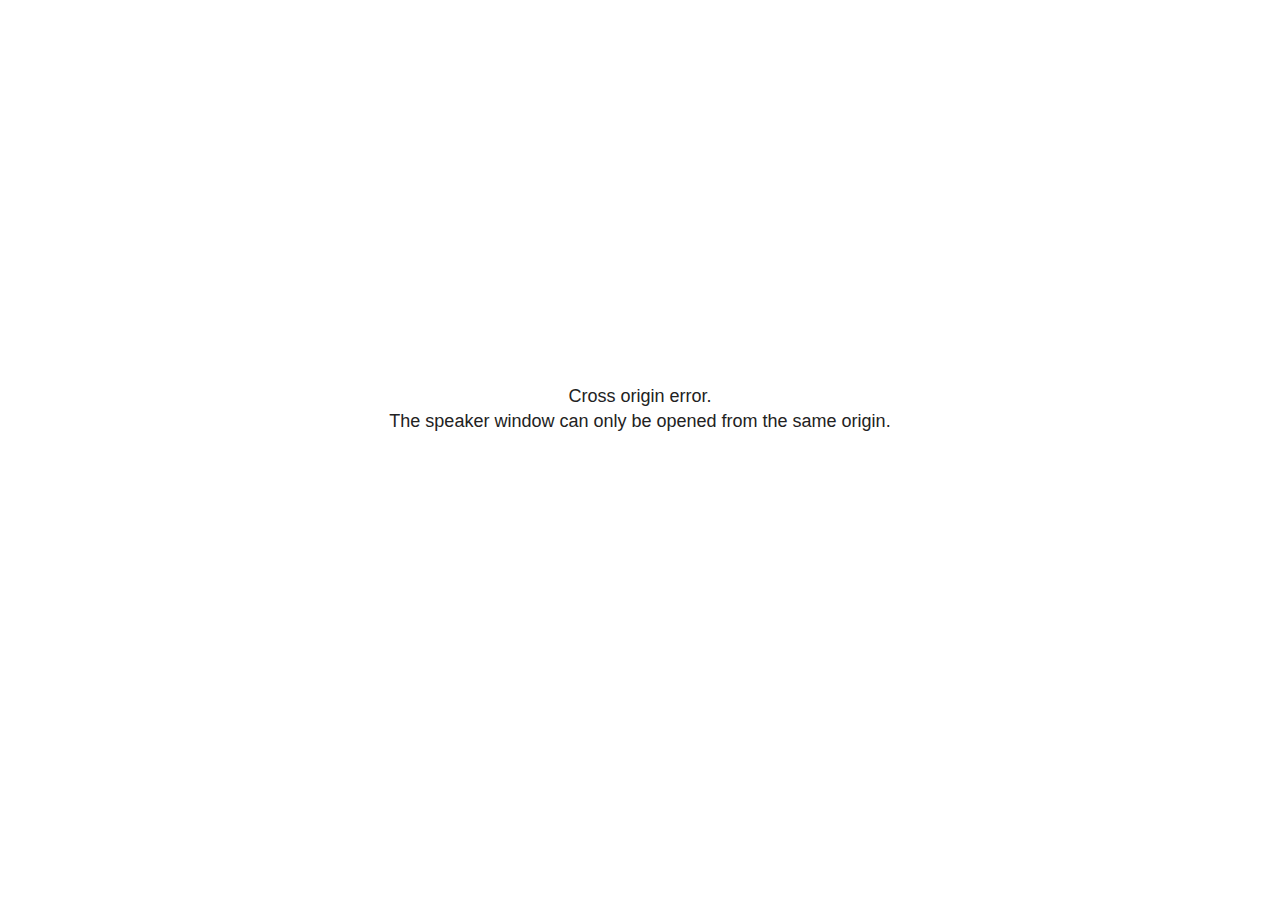
<file: docs/site_libs/revealjs/plugin/notes/speaker-view.html>
<!--
	NOTE: You need to build the notes plugin after making changes to this file.
-->
<html lang="en">
	<head>
		<meta charset="utf-8">

		<title>reveal.js - Speaker View</title>

		<style>
			body {
				font-family: Helvetica;
				font-size: 18px;
			}

			#current-slide,
			#upcoming-slide,
			#speaker-controls {
				padding: 6px;
				box-sizing: border-box;
				-moz-box-sizing: border-box;
			}

			#current-slide iframe,
			#upcoming-slide iframe {
				width: 100%;
				height: 100%;
				border: 1px solid #ddd;
			}

			#current-slide .label,
			#upcoming-slide .label {
				position: absolute;
				top: 10px;
				left: 10px;
				z-index: 2;
			}

			#connection-status {
				position: absolute;
				top: 0;
				left: 0;
				width: 100%;
				height: 100%;
				z-index: 20;
				padding: 30% 20% 20% 20%;
				font-size: 18px;
				color: #222;
				background: #fff;
				text-align: center;
				box-sizing: border-box;
				line-height: 1.4;
			}

			.overlay-element {
				height: 34px;
				line-height: 34px;
				padding: 0 10px;
				text-shadow: none;
				background: rgba( 220, 220, 220, 0.8 );
				color: #222;
				font-size: 14px;
			}

			.overlay-element.interactive:hover {
				background: rgba( 220, 220, 220, 1 );
			}

			#current-slide {
				position: absolute;
				width: 60%;
				height: 100%;
				top: 0;
				left: 0;
				padding-right: 0;
			}

			#upcoming-slide {
				position: absolute;
				width: 40%;
				height: 40%;
				right: 0;
				top: 0;
			}

			/* Speaker controls */
			#speaker-controls {
				position: absolute;
				top: 40%;
				right: 0;
				width: 40%;
				height: 60%;
				overflow: auto;
				font-size: 18px;
			}

				.speaker-controls-time.hidden,
				.speaker-controls-notes.hidden {
					display: none;
				}

				.speaker-controls-time .label,
				.speaker-controls-pace .label,
				.speaker-controls-notes .label {
					text-transform: uppercase;
					font-weight: normal;
					font-size: 0.66em;
					color: #666;
					margin: 0;
				}

				.speaker-controls-time, .speaker-controls-pace {
					border-bottom: 1px solid rgba( 200, 200, 200, 0.5 );
					margin-bottom: 10px;
					padding: 10px 16px;
					padding-bottom: 20px;
					cursor: pointer;
				}

				.speaker-controls-time .reset-button {
					opacity: 0;
					float: right;
					color: #666;
					text-decoration: none;
				}
				.speaker-controls-time:hover .reset-button {
					opacity: 1;
				}

				.speaker-controls-time .timer,
				.speaker-controls-time .clock {
					width: 50%;
				}

				.speaker-controls-time .timer,
				.speaker-controls-time .clock,
				.speaker-controls-time .pacing .hours-value,
				.speaker-controls-time .pacing .minutes-value,
				.speaker-controls-time .pacing .seconds-value {
					font-size: 1.9em;
				}

				.speaker-controls-time .timer {
					float: left;
				}

				.speaker-controls-time .clock {
					float: right;
					text-align: right;
				}

				.speaker-controls-time span.mute {
					opacity: 0.3;
				}

				.speaker-controls-time .pacing-title {
					margin-top: 5px;
				}

				.speaker-controls-time .pacing.ahead {
					color: blue;
				}

				.speaker-controls-time .pacing.on-track {
					color: green;
				}

				.speaker-controls-time .pacing.behind {
					color: red;
				}

				.speaker-controls-notes {
					padding: 10px 16px;
				}

				.speaker-controls-notes .value {
					margin-top: 5px;
					line-height: 1.4;
					font-size: 1.2em;
				}

			/* Layout selector */
			#speaker-layout {
				position: absolute;
				top: 10px;
				right: 10px;
				color: #222;
				z-index: 10;
			}
				#speaker-layout select {
					position: absolute;
					width: 100%;
					height: 100%;
					top: 0;
					left: 0;
					border: 0;
					box-shadow: 0;
					cursor: pointer;
					opacity: 0;

					font-size: 1em;
					background-color: transparent;

					-moz-appearance: none;
					-webkit-appearance: none;
					-webkit-tap-highlight-color: rgba(0, 0, 0, 0);
				}

				#speaker-layout select:focus {
					outline: none;
					box-shadow: none;
				}

			.clear {
				clear: both;
			}

			/* Speaker layout: Wide */
			body[data-speaker-layout="wide"] #current-slide,
			body[data-speaker-layout="wide"] #upcoming-slide {
				width: 50%;
				height: 45%;
				padding: 6px;
			}

			body[data-speaker-layout="wide"] #current-slide {
				top: 0;
				left: 0;
			}

			body[data-speaker-layout="wide"] #upcoming-slide {
				top: 0;
				left: 50%;
			}

			body[data-speaker-layout="wide"] #speaker-controls {
				top: 45%;
				left: 0;
				width: 100%;
				height: 50%;
				font-size: 1.25em;
			}

			/* Speaker layout: Tall */
			body[data-speaker-layout="tall"] #current-slide,
			body[data-speaker-layout="tall"] #upcoming-slide {
				width: 45%;
				height: 50%;
				padding: 6px;
			}

			body[data-speaker-layout="tall"] #current-slide {
				top: 0;
				left: 0;
			}

			body[data-speaker-layout="tall"] #upcoming-slide {
				top: 50%;
				left: 0;
			}

			body[data-speaker-layout="tall"] #speaker-controls {
				padding-top: 40px;
				top: 0;
				left: 45%;
				width: 55%;
				height: 100%;
				font-size: 1.25em;
			}

			/* Speaker layout: Notes only */
			body[data-speaker-layout="notes-only"] #current-slide,
			body[data-speaker-layout="notes-only"] #upcoming-slide {
				display: none;
			}

			body[data-speaker-layout="notes-only"] #speaker-controls {
				padding-top: 40px;
				top: 0;
				left: 0;
				width: 100%;
				height: 100%;
				font-size: 1.25em;
			}

			@media screen and (max-width: 1080px) {
				body[data-speaker-layout="default"] #speaker-controls {
					font-size: 16px;
				}
			}

			@media screen and (max-width: 900px) {
				body[data-speaker-layout="default"] #speaker-controls {
					font-size: 14px;
				}
			}

			@media screen and (max-width: 800px) {
				body[data-speaker-layout="default"] #speaker-controls {
					font-size: 12px;
				}
			}

		</style>
	</head>

	<body>

		<div id="connection-status">Loading speaker view...</div>

		<div id="current-slide"></div>
		<div id="upcoming-slide"><span class="overlay-element label">Upcoming</span></div>
		<div id="speaker-controls">
			<div class="speaker-controls-time">
				<h4 class="label">Time <span class="reset-button">Click to Reset</span></h4>
				<div class="clock">
					<span class="clock-value">0:00 AM</span>
				</div>
				<div class="timer">
					<span class="hours-value">00</span><span class="minutes-value">:00</span><span class="seconds-value">:00</span>
				</div>
				<div class="clear"></div>

				<h4 class="label pacing-title" style="display: none">Pacing – Time to finish current slide</h4>
				<div class="pacing" style="display: none">
					<span class="hours-value">00</span><span class="minutes-value">:00</span><span class="seconds-value">:00</span>
				</div>
			</div>

			<div class="speaker-controls-notes hidden">
				<h4 class="label">Notes</h4>
				<div class="value"></div>
			</div>
		</div>
		<div id="speaker-layout" class="overlay-element interactive">
			<span class="speaker-layout-label"></span>
			<select class="speaker-layout-dropdown"></select>
		</div>

		<script>

			(function() {

				var notes,
					notesValue,
					currentState,
					currentSlide,
					upcomingSlide,
					layoutLabel,
					layoutDropdown,
					pendingCalls = {},
					lastRevealApiCallId = 0,
					connected = false

				var connectionStatus = document.querySelector( '#connection-status' );

				var SPEAKER_LAYOUTS = {
					'default': 'Default',
					'wide': 'Wide',
					'tall': 'Tall',
					'notes-only': 'Notes only'
				};

				setupLayout();

				let openerOrigin;

				try {
					openerOrigin = window.opener.location.origin;
				}
				catch ( error ) { console.warn( error ) }

				// In order to prevent XSS, the speaker view will only run if its
				// opener has the same origin as itself
				if( window.location.origin !== openerOrigin ) {
					connectionStatus.innerHTML = 'Cross origin error.<br>The speaker window can only be opened from the same origin.';
					return;
				}

				var connectionTimeout = setTimeout( function() {
					connectionStatus.innerHTML = 'Error connecting to main window.<br>Please try closing and reopening the speaker view.';
				}, 5000 );

				window.addEventListener( 'message', function( event ) {

					// Validate the origin of all messages to avoid parsing messages
					// that aren't meant for us. Ignore when running off file:// so
					// that the speaker view continues to work without a web server.
					if( window.location.origin !== event.origin && window.location.origin !== 'file://' ) {
						return
					}

					clearTimeout( connectionTimeout );
					connectionStatus.style.display = 'none';

					var data = JSON.parse( event.data );

					// The overview mode is only useful to the reveal.js instance
					// where navigation occurs so we don't sync it
					if( data.state ) delete data.state.overview;

					// Messages sent by the notes plugin inside of the main window
					if( data && data.namespace === 'reveal-notes' ) {
						if( data.type === 'connect' ) {
							handleConnectMessage( data );
						}
						else if( data.type === 'state' ) {
							handleStateMessage( data );
						}
						else if( data.type === 'return' ) {
							pendingCalls[data.callId](data.result);
							delete pendingCalls[data.callId];
						}
					}
					// Messages sent by the reveal.js inside of the current slide preview
					else if( data && data.namespace === 'reveal' ) {
						if( /ready/.test( data.eventName ) ) {
							// Send a message back to notify that the handshake is complete
							window.opener.postMessage( JSON.stringify({ namespace: 'reveal-notes', type: 'connected'} ), '*' );
						}
						else if( /slidechanged|fragmentshown|fragmenthidden|paused|resumed/.test( data.eventName ) && currentState !== JSON.stringify( data.state ) ) {

							dispatchStateToMainWindow( data.state );

						}
					}

				} );

				/**
				 * Updates the presentation in the main window to match the state
				 * of the presentation in the notes window.
				 */
				const dispatchStateToMainWindow = debounce(( state ) => {
					window.opener.postMessage( JSON.stringify({ method: 'setState', args: [ state ]} ), '*' );
				}, 500);

				/**
				 * Asynchronously calls the Reveal.js API of the main frame.
				 */
				function callRevealApi( methodName, methodArguments, callback ) {

					var callId = ++lastRevealApiCallId;
					pendingCalls[callId] = callback;
					window.opener.postMessage( JSON.stringify( {
						namespace: 'reveal-notes',
						type: 'call',
						callId: callId,
						methodName: methodName,
						arguments: methodArguments
					} ), '*' );

				}

				/**
				 * Called when the main window is trying to establish a
				 * connection.
				 */
				function handleConnectMessage( data ) {

					if( connected === false ) {
						connected = true;

						setupIframes( data );
						setupKeyboard();
						setupNotes();
						setupTimer();
						setupHeartbeat();
					}

				}

				/**
				 * Called when the main window sends an updated state.
				 */
				function handleStateMessage( data ) {

					// Store the most recently set state to avoid circular loops
					// applying the same state
					currentState = JSON.stringify( data.state );

					// No need for updating the notes in case of fragment changes
					if ( data.notes ) {
						notes.classList.remove( 'hidden' );
						notesValue.style.whiteSpace = data.whitespace;
						if( data.markdown ) {
							notesValue.innerHTML = marked( data.notes );
						}
						else {
							notesValue.innerHTML = data.notes;
						}
					}
					else {
						notes.classList.add( 'hidden' );
					}

					// Update the note slides
					currentSlide.contentWindow.postMessage( JSON.stringify({ method: 'setState', args: [ data.state ] }), '*' );
					upcomingSlide.contentWindow.postMessage( JSON.stringify({ method: 'setState', args: [ data.state ] }), '*' );
					upcomingSlide.contentWindow.postMessage( JSON.stringify({ method: 'next' }), '*' );

				}

				// Limit to max one state update per X ms
				handleStateMessage = debounce( handleStateMessage, 200 );

				/**
				 * Forward keyboard events to the current slide window.
				 * This enables keyboard events to work even if focus
				 * isn't set on the current slide iframe.
				 *
				 * Block F5 default handling, it reloads and disconnects
				 * the speaker notes window.
				 */
				function setupKeyboard() {

					document.addEventListener( 'keydown', function( event ) {
						if( event.keyCode === 116 || ( event.metaKey && event.keyCode === 82 ) ) {
							event.preventDefault();
							return false;
						}
						currentSlide.contentWindow.postMessage( JSON.stringify({ method: 'triggerKey', args: [ event.keyCode ] }), '*' );
					} );

				}

				/**
				 * Creates the preview iframes.
				 */
				function setupIframes( data ) {

					var params = [
						'receiver',
						'progress=false',
						'history=false',
						'transition=none',
						'autoSlide=0',
						'backgroundTransition=none'
					].join( '&' );

					var urlSeparator = /\?/.test(data.url) ? '&' : '?';
					var hash = '#/' + data.state.indexh + '/' + data.state.indexv;
					var currentURL = data.url + urlSeparator + params + '&scrollActivationWidth=false&postMessageEvents=true' + hash;
					var upcomingURL = data.url + urlSeparator + params + '&scrollActivationWidth=false&controls=false' + hash;

					currentSlide = document.createElement( 'iframe' );
					currentSlide.setAttribute( 'width', 1280 );
					currentSlide.setAttribute( 'height', 1024 );
					currentSlide.setAttribute( 'src', currentURL );
					document.querySelector( '#current-slide' ).appendChild( currentSlide );

					upcomingSlide = document.createElement( 'iframe' );
					upcomingSlide.setAttribute( 'width', 640 );
					upcomingSlide.setAttribute( 'height', 512 );
					upcomingSlide.setAttribute( 'src', upcomingURL );
					document.querySelector( '#upcoming-slide' ).appendChild( upcomingSlide );

				}

				/**
				 * Setup the notes UI.
				 */
				function setupNotes() {

					notes = document.querySelector( '.speaker-controls-notes' );
					notesValue = document.querySelector( '.speaker-controls-notes .value' );

				}

				/**
				 * We send out a heartbeat at all times to ensure we can
				 * reconnect with the main presentation window after reloads.
				 */
				function setupHeartbeat() {

					setInterval( () => {
						window.opener.postMessage( JSON.stringify({ namespace: 'reveal-notes', type: 'heartbeat'} ), '*' );
					}, 1000 );

				}

				function getTimings( callback ) {

					callRevealApi( 'getSlidesAttributes', [], function ( slideAttributes ) {
						callRevealApi( 'getConfig', [], function ( config ) {
							var totalTime = config.totalTime;
							var minTimePerSlide = config.minimumTimePerSlide || 0;
							var defaultTiming = config.defaultTiming;
							if ((defaultTiming == null) && (totalTime == null)) {
								callback(null);
								return;
							}
							// Setting totalTime overrides defaultTiming
							if (totalTime) {
								defaultTiming = 0;
							}
							var timings = [];
							for ( var i in slideAttributes ) {
								var slide = slideAttributes[ i ];
								var timing = defaultTiming;
								if( slide.hasOwnProperty( 'data-timing' )) {
									var t = slide[ 'data-timing' ];
									timing = parseInt(t);
									if( isNaN(timing) ) {
										console.warn("Could not parse timing '" + t + "' of slide " + i + "; using default of " + defaultTiming);
										timing = defaultTiming;
									}
								}
								timings.push(timing);
							}
							if ( totalTime ) {
								// After we've allocated time to individual slides, we summarize it and
								// subtract it from the total time
								var remainingTime = totalTime - timings.reduce( function(a, b) { return a + b; }, 0 );
								// The remaining time is divided by the number of slides that have 0 seconds
								// allocated at the moment, giving the average time-per-slide on the remaining slides
								var remainingSlides = (timings.filter( function(x) { return x == 0 }) ).length
								var timePerSlide = Math.round( remainingTime / remainingSlides, 0 )
								// And now we replace every zero-value timing with that average
								timings = timings.map( function(x) { return (x==0 ? timePerSlide : x) } );
							}
							var slidesUnderMinimum = timings.filter( function(x) { return (x < minTimePerSlide) } ).length
							if ( slidesUnderMinimum ) {
								message = "The pacing time for " + slidesUnderMinimum + " slide(s) is under the configured minimum of " + minTimePerSlide + " seconds. Check the data-timing attribute on individual slides, or consider increasing the totalTime or minimumTimePerSlide configuration options (or removing some slides).";
								alert(message);
							}
							callback( timings );
						} );
					} );

				}

				/**
				 * Return the number of seconds allocated for presenting
				 * all slides up to and including this one.
				 */
				function getTimeAllocated( timings, callback ) {

					callRevealApi( 'getSlidePastCount', [], function ( currentSlide ) {
						var allocated = 0;
						for (var i in timings.slice(0, currentSlide + 1)) {
							allocated += timings[i];
						}
						callback( allocated );
					} );

				}

				/**
				 * Create the timer and clock and start updating them
				 * at an interval.
				 */
				function setupTimer() {

					var start = new Date(),
					timeEl = document.querySelector( '.speaker-controls-time' ),
					clockEl = timeEl.querySelector( '.clock-value' ),
					hoursEl = timeEl.querySelector( '.hours-value' ),
					minutesEl = timeEl.querySelector( '.minutes-value' ),
					secondsEl = timeEl.querySelector( '.seconds-value' ),
					pacingTitleEl = timeEl.querySelector( '.pacing-title' ),
					pacingEl = timeEl.querySelector( '.pacing' ),
					pacingHoursEl = pacingEl.querySelector( '.hours-value' ),
					pacingMinutesEl = pacingEl.querySelector( '.minutes-value' ),
					pacingSecondsEl = pacingEl.querySelector( '.seconds-value' );

					var timings = null;
					getTimings( function ( _timings ) {

						timings = _timings;
						if (_timings !== null) {
							pacingTitleEl.style.removeProperty('display');
							pacingEl.style.removeProperty('display');
						}

						// Update once directly
						_updateTimer();

						// Then update every second
						setInterval( _updateTimer, 1000 );

					} );


					function _resetTimer() {

						if (timings == null) {
							start = new Date();
							_updateTimer();
						}
						else {
							// Reset timer to beginning of current slide
							getTimeAllocated( timings, function ( slideEndTimingSeconds ) {
								var slideEndTiming = slideEndTimingSeconds * 1000;
								callRevealApi( 'getSlidePastCount', [], function ( currentSlide ) {
									var currentSlideTiming = timings[currentSlide] * 1000;
									var previousSlidesTiming = slideEndTiming - currentSlideTiming;
									var now = new Date();
									start = new Date(now.getTime() - previousSlidesTiming);
									_updateTimer();
								} );
							} );
						}

					}

					timeEl.addEventListener( 'click', function() {
						_resetTimer();
						return false;
					} );

					function _displayTime( hrEl, minEl, secEl, time) {

						var sign = Math.sign(time) == -1 ? "-" : "";
						time = Math.abs(Math.round(time / 1000));
						var seconds = time % 60;
						var minutes = Math.floor( time / 60 ) % 60 ;
						var hours = Math.floor( time / ( 60 * 60 )) ;
						hrEl.innerHTML = sign + zeroPadInteger( hours );
						if (hours == 0) {
							hrEl.classList.add( 'mute' );
						}
						else {
							hrEl.classList.remove( 'mute' );
						}
						minEl.innerHTML = ':' + zeroPadInteger( minutes );
						if (hours == 0 && minutes == 0) {
							minEl.classList.add( 'mute' );
						}
						else {
							minEl.classList.remove( 'mute' );
						}
						secEl.innerHTML = ':' + zeroPadInteger( seconds );
					}

					function _updateTimer() {

						var diff, hours, minutes, seconds,
						now = new Date();

						diff = now.getTime() - start.getTime();

						clockEl.innerHTML = now.toLocaleTimeString( 'en-US', { hour12: true, hour: '2-digit', minute:'2-digit' } );
						_displayTime( hoursEl, minutesEl, secondsEl, diff );
						if (timings !== null) {
							_updatePacing(diff);
						}

					}

					function _updatePacing(diff) {

						getTimeAllocated( timings, function ( slideEndTimingSeconds ) {
							var slideEndTiming = slideEndTimingSeconds * 1000;

							callRevealApi( 'getSlidePastCount', [], function ( currentSlide ) {
								var currentSlideTiming = timings[currentSlide] * 1000;
								var timeLeftCurrentSlide = slideEndTiming - diff;
								if (timeLeftCurrentSlide < 0) {
									pacingEl.className = 'pacing behind';
								}
								else if (timeLeftCurrentSlide < currentSlideTiming) {
									pacingEl.className = 'pacing on-track';
								}
								else {
									pacingEl.className = 'pacing ahead';
								}
								_displayTime( pacingHoursEl, pacingMinutesEl, pacingSecondsEl, timeLeftCurrentSlide );
							} );
						} );
					}

				}

				/**
				 * Sets up the speaker view layout and layout selector.
				 */
				function setupLayout() {

					layoutDropdown = document.querySelector( '.speaker-layout-dropdown' );
					layoutLabel = document.querySelector( '.speaker-layout-label' );

					// Render the list of available layouts
					for( var id in SPEAKER_LAYOUTS ) {
						var option = document.createElement( 'option' );
						option.setAttribute( 'value', id );
						option.textContent = SPEAKER_LAYOUTS[ id ];
						layoutDropdown.appendChild( option );
					}

					// Monitor the dropdown for changes
					layoutDropdown.addEventListener( 'change', function( event ) {

						setLayout( layoutDropdown.value );

					}, false );

					// Restore any currently persisted layout
					setLayout( getLayout() );

				}

				/**
				 * Sets a new speaker view layout. The layout is persisted
				 * in local storage.
				 */
				function setLayout( value ) {

					var title = SPEAKER_LAYOUTS[ value ];

					layoutLabel.innerHTML = 'Layout' + ( title ? ( ': ' + title ) : '' );
					layoutDropdown.value = value;

					document.body.setAttribute( 'data-speaker-layout', value );

					// Persist locally
					if( supportsLocalStorage() ) {
						window.localStorage.setItem( 'reveal-speaker-layout', value );
					}

				}

				/**
				 * Returns the ID of the most recently set speaker layout
				 * or our default layout if none has been set.
				 */
				function getLayout() {

					if( supportsLocalStorage() ) {
						var layout = window.localStorage.getItem( 'reveal-speaker-layout' );
						if( layout ) {
							return layout;
						}
					}

					// Default to the first record in the layouts hash
					for( var id in SPEAKER_LAYOUTS ) {
						return id;
					}

				}

				function supportsLocalStorage() {

					try {
						localStorage.setItem('test', 'test');
						localStorage.removeItem('test');
						return true;
					}
					catch( e ) {
						return false;
					}

				}

				function zeroPadInteger( num ) {

					var str = '00' + parseInt( num );
					return str.substring( str.length - 2 );

				}

				/**
				 * Limits the frequency at which a function can be called.
				 */
				function debounce( fn, ms ) {

					var lastTime = 0,
						timeout;

					return function() {

						var args = arguments;
						var context = this;

						clearTimeout( timeout );

						var timeSinceLastCall = Date.now() - lastTime;
						if( timeSinceLastCall > ms ) {
							fn.apply( context, args );
							lastTime = Date.now();
						}
						else {
							timeout = setTimeout( function() {
								fn.apply( context, args );
								lastTime = Date.now();
							}, ms - timeSinceLastCall );
						}

					}

				}

			})();

		</script>
	</body>
</html>
</file>
<file: docs/site_libs/quarto-html/tippy.css>
.tippy-box[data-animation=fade][data-state=hidden]{opacity:0}[data-tippy-root]{max-width:calc(100vw - 10px)}.tippy-box{position:relative;background-color:#333;color:#fff;border-radius:4px;font-size:14px;line-height:1.4;white-space:normal;outline:0;transition-property:transform,visibility,opacity}.tippy-box[data-placement^=top]>.tippy-arrow{bottom:0}.tippy-box[data-placement^=top]>.tippy-arrow:before{bottom:-7px;left:0;border-width:8px 8px 0;border-top-color:initial;transform-origin:center top}.tippy-box[data-placement^=bottom]>.tippy-arrow{top:0}.tippy-box[data-placement^=bottom]>.tippy-arrow:before{top:-7px;left:0;border-width:0 8px 8px;border-bottom-color:initial;transform-origin:center bottom}.tippy-box[data-placement^=left]>.tippy-arrow{right:0}.tippy-box[data-placement^=left]>.tippy-arrow:before{border-width:8px 0 8px 8px;border-left-color:initial;right:-7px;transform-origin:center left}.tippy-box[data-placement^=right]>.tippy-arrow{left:0}.tippy-box[data-placement^=right]>.tippy-arrow:before{left:-7px;border-width:8px 8px 8px 0;border-right-color:initial;transform-origin:center right}.tippy-box[data-inertia][data-state=visible]{transition-timing-function:cubic-bezier(.54,1.5,.38,1.11)}.tippy-arrow{width:16px;height:16px;color:#333}.tippy-arrow:before{content:"";position:absolute;border-color:transparent;border-style:solid}.tippy-content{position:relative;padding:5px 9px;z-index:1}
</file>
<file: docs/site_libs/quarto-html/quarto-syntax-highlighting-549806ee2085284f45b00abea8c6df48.css>
/* quarto syntax highlight colors */
:root {
  --quarto-hl-ot-color: #003B4F;
  --quarto-hl-at-color: #657422;
  --quarto-hl-ss-color: #20794D;
  --quarto-hl-an-color: #5E5E5E;
  --quarto-hl-fu-color: #4758AB;
  --quarto-hl-st-color: #20794D;
  --quarto-hl-cf-color: #003B4F;
  --quarto-hl-op-color: #5E5E5E;
  --quarto-hl-er-color: #AD0000;
  --quarto-hl-bn-color: #AD0000;
  --quarto-hl-al-color: #AD0000;
  --quarto-hl-va-color: #111111;
  --quarto-hl-bu-color: inherit;
  --quarto-hl-ex-color: inherit;
  --quarto-hl-pp-color: #AD0000;
  --quarto-hl-in-color: #5E5E5E;
  --quarto-hl-vs-color: #20794D;
  --quarto-hl-wa-color: #5E5E5E;
  --quarto-hl-do-color: #5E5E5E;
  --quarto-hl-im-color: #00769E;
  --quarto-hl-ch-color: #20794D;
  --quarto-hl-dt-color: #AD0000;
  --quarto-hl-fl-color: #AD0000;
  --quarto-hl-co-color: #5E5E5E;
  --quarto-hl-cv-color: #5E5E5E;
  --quarto-hl-cn-color: #8f5902;
  --quarto-hl-sc-color: #5E5E5E;
  --quarto-hl-dv-color: #AD0000;
  --quarto-hl-kw-color: #003B4F;
}

/* other quarto variables */
:root {
  --quarto-font-monospace: SFMono-Regular, Menlo, Monaco, Consolas, "Liberation Mono", "Courier New", monospace;
}

pre > code.sourceCode > span {
  color: #003B4F;
}

code span {
  color: #003B4F;
}

code.sourceCode > span {
  color: #003B4F;
}

div.sourceCode,
div.sourceCode pre.sourceCode {
  color: #003B4F;
}

code span.ot {
  color: #003B4F;
  font-style: inherit;
}

code span.at {
  color: #657422;
  font-style: inherit;
}

code span.ss {
  color: #20794D;
  font-style: inherit;
}

code span.an {
  color: #5E5E5E;
  font-style: inherit;
}

code span.fu {
  color: #4758AB;
  font-style: inherit;
}

code span.st {
  color: #20794D;
  font-style: inherit;
}

code span.cf {
  color: #003B4F;
  font-weight: bold;
  font-style: inherit;
}

code span.op {
  color: #5E5E5E;
  font-style: inherit;
}

code span.er {
  color: #AD0000;
  font-style: inherit;
}

code span.bn {
  color: #AD0000;
  font-style: inherit;
}

code span.al {
  color: #AD0000;
  font-style: inherit;
}

code span.va {
  color: #111111;
  font-style: inherit;
}

code span.bu {
  font-style: inherit;
}

code span.ex {
  font-style: inherit;
}

code span.pp {
  color: #AD0000;
  font-style: inherit;
}

code span.in {
  color: #5E5E5E;
  font-style: inherit;
}

code span.vs {
  color: #20794D;
  font-style: inherit;
}

code span.wa {
  color: #5E5E5E;
  font-style: italic;
}

code span.do {
  color: #5E5E5E;
  font-style: italic;
}

code span.im {
  color: #00769E;
  font-style: inherit;
}

code span.ch {
  color: #20794D;
  font-style: inherit;
}

code span.dt {
  color: #AD0000;
  font-style: inherit;
}

code span.fl {
  color: #AD0000;
  font-style: inherit;
}

code span.co {
  color: #5E5E5E;
  font-style: inherit;
}

code span.cv {
  color: #5E5E5E;
  font-style: italic;
}

code span.cn {
  color: #8f5902;
  font-style: inherit;
}

code span.sc {
  color: #5E5E5E;
  font-style: inherit;
}

code span.dv {
  color: #AD0000;
  font-style: inherit;
}

code span.kw {
  color: #003B4F;
  font-weight: bold;
  font-style: inherit;
}

.prevent-inlining {
  content: "</";
}

/*# sourceMappingURL=ae99138f4fbc2fb4c9f5e5cd69c22459.css.map */
</file>
<file: docs/styles.css>
img {
  margin-bottom: 20px; /* Adds space between the image and text */
}

p, div {
  font-size: 18px; /* Increases font size for better readability */
  margin-top: 10px; /* Adds space above the text */
}

/* Style for the favorite things grid */
ul.favorite-things {
  display: grid;
  grid-template-columns: 1fr 1fr 1fr; /* Three columns for the grid */
  gap: 20px; /* Space between the items */
  justify-items: center; /* Center all items horizontally */
  align-items: center; /* Center all items vertically */
  text-align: center; /* Center text under icons */
}

/* Force Boxing to occupy the middle column */
ul.favorite-things li:nth-child(5) {
  grid-column: 2; /* Place Boxing in the center column */
}
</file>
<file: docs/site_libs/lightable-0.0.1/lightable.css>
/*!
 * lightable v0.0.1
 * Copyright 2020 Hao Zhu
 * Licensed under MIT (https://github.com/haozhu233/kableExtra/blob/master/LICENSE)
 */

.lightable-minimal {
  border-collapse: separate;
  border-spacing: 16px 1px;
  width: 100%;
  margin-bottom: 10px;
}

.lightable-minimal td {
  margin-left: 5px;
  margin-right: 5px;
}

.lightable-minimal th {
  margin-left: 5px;
  margin-right: 5px;
}

.lightable-minimal thead tr:last-child th {
  border-bottom: 2px solid #00000050;
  empty-cells: hide;

}

.lightable-minimal tbody tr:first-child td {
  padding-top: 0.5em;
}

.lightable-minimal.lightable-hover tbody tr:hover {
  background-color: #f5f5f5;
}

.lightable-minimal.lightable-striped tbody tr:nth-child(even) {
  background-color: #f5f5f5;
}

.lightable-classic {
  border-top: 0.16em solid #111111;
  border-bottom: 0.16em solid #111111;
  width: 100%;
  margin-bottom: 10px;
  margin: 10px 5px;
}

.lightable-classic tfoot tr td {
  border: 0;
}

.lightable-classic tfoot tr:first-child td {
  border-top: 0.14em solid #111111;
}

.lightable-classic caption {
  color: #222222;
}

.lightable-classic td {
  padding-left: 5px;
  padding-right: 5px;
  color: #222222;
}

.lightable-classic th {
  padding-left: 5px;
  padding-right: 5px;
  font-weight: normal;
  color: #222222;
}

.lightable-classic thead tr:last-child th {
  border-bottom: 0.10em solid #111111;
}

.lightable-classic.lightable-hover tbody tr:hover {
  background-color: #F9EEC1;
}

.lightable-classic.lightable-striped tbody tr:nth-child(even) {
  background-color: #f5f5f5;
}

.lightable-classic-2 {
  border-top: 3px double #111111;
  border-bottom: 3px double #111111;
  width: 100%;
  margin-bottom: 10px;
}

.lightable-classic-2 tfoot tr td {
  border: 0;
}

.lightable-classic-2 tfoot tr:first-child td {
  border-top: 3px double #111111;
}

.lightable-classic-2 caption {
  color: #222222;
}

.lightable-classic-2 td {
  padding-left: 5px;
  padding-right: 5px;
  color: #222222;
}

.lightable-classic-2 th {
  padding-left: 5px;
  padding-right: 5px;
  font-weight: normal;
  color: #222222;
}

.lightable-classic-2 tbody tr:last-child td {
  border-bottom: 3px double #111111;
}

.lightable-classic-2 thead tr:last-child th {
  border-bottom: 1px solid #111111;
}

.lightable-classic-2.lightable-hover tbody tr:hover {
  background-color: #F9EEC1;
}

.lightable-classic-2.lightable-striped tbody tr:nth-child(even) {
  background-color: #f5f5f5;
}

.lightable-material {
  min-width: 100%;
  white-space: nowrap;
  table-layout: fixed;
  font-family: Roboto, sans-serif;
  border: 1px solid #EEE;
  border-collapse: collapse;
  margin-bottom: 10px;
}

.lightable-material tfoot tr td {
  border: 0;
}

.lightable-material tfoot tr:first-child td {
  border-top: 1px solid #EEE;
}

.lightable-material th {
  height: 56px;
  padding-left: 16px;
  padding-right: 16px;
}

.lightable-material td {
  height: 52px;
  padding-left: 16px;
  padding-right: 16px;
  border-top: 1px solid #eeeeee;
}

.lightable-material.lightable-hover tbody tr:hover {
  background-color: #f5f5f5;
}

.lightable-material.lightable-striped tbody tr:nth-child(even) {
  background-color: #f5f5f5;
}

.lightable-material.lightable-striped tbody td {
  border: 0;
}

.lightable-material.lightable-striped thead tr:last-child th {
  border-bottom: 1px solid #ddd;
}

.lightable-material-dark {
  min-width: 100%;
  white-space: nowrap;
  table-layout: fixed;
  font-family: Roboto, sans-serif;
  border: 1px solid #FFFFFF12;
  border-collapse: collapse;
  margin-bottom: 10px;
  background-color: #363640;
}

.lightable-material-dark tfoot tr td {
  border: 0;
}

.lightable-material-dark tfoot tr:first-child td {
  border-top: 1px solid #FFFFFF12;
}

.lightable-material-dark th {
  height: 56px;
  padding-left: 16px;
  padding-right: 16px;
  color: #FFFFFF60;
}

.lightable-material-dark td {
  height: 52px;
  padding-left: 16px;
  padding-right: 16px;
  color: #FFFFFF;
  border-top: 1px solid #FFFFFF12;
}

.lightable-material-dark.lightable-hover tbody tr:hover {
  background-color: #FFFFFF12;
}

.lightable-material-dark.lightable-striped tbody tr:nth-child(even) {
  background-color: #FFFFFF12;
}

.lightable-material-dark.lightable-striped tbody td {
  border: 0;
}

.lightable-material-dark.lightable-striped thead tr:last-child th {
  border-bottom: 1px solid #FFFFFF12;
}

.lightable-paper {
  width: 100%;
  margin-bottom: 10px;
  color: #444;
}

.lightable-paper tfoot tr td {
  border: 0;
}

.lightable-paper tfoot tr:first-child td {
  border-top: 1px solid #00000020;
}

.lightable-paper thead tr:last-child th {
  color: #666;
  vertical-align: bottom;
  border-bottom: 1px solid #00000020;
  line-height: 1.15em;
  padding: 10px 5px;
}

.lightable-paper td {
  vertical-align: middle;
  border-bottom: 1px solid #00000010;
  line-height: 1.15em;
  padding: 7px 5px;
}

.lightable-paper.lightable-hover tbody tr:hover {
  background-color: #F9EEC1;
}

.lightable-paper.lightable-striped tbody tr:nth-child(even) {
  background-color: #00000008;
}

.lightable-paper.lightable-striped tbody td {
  border: 0;
}
</file>
